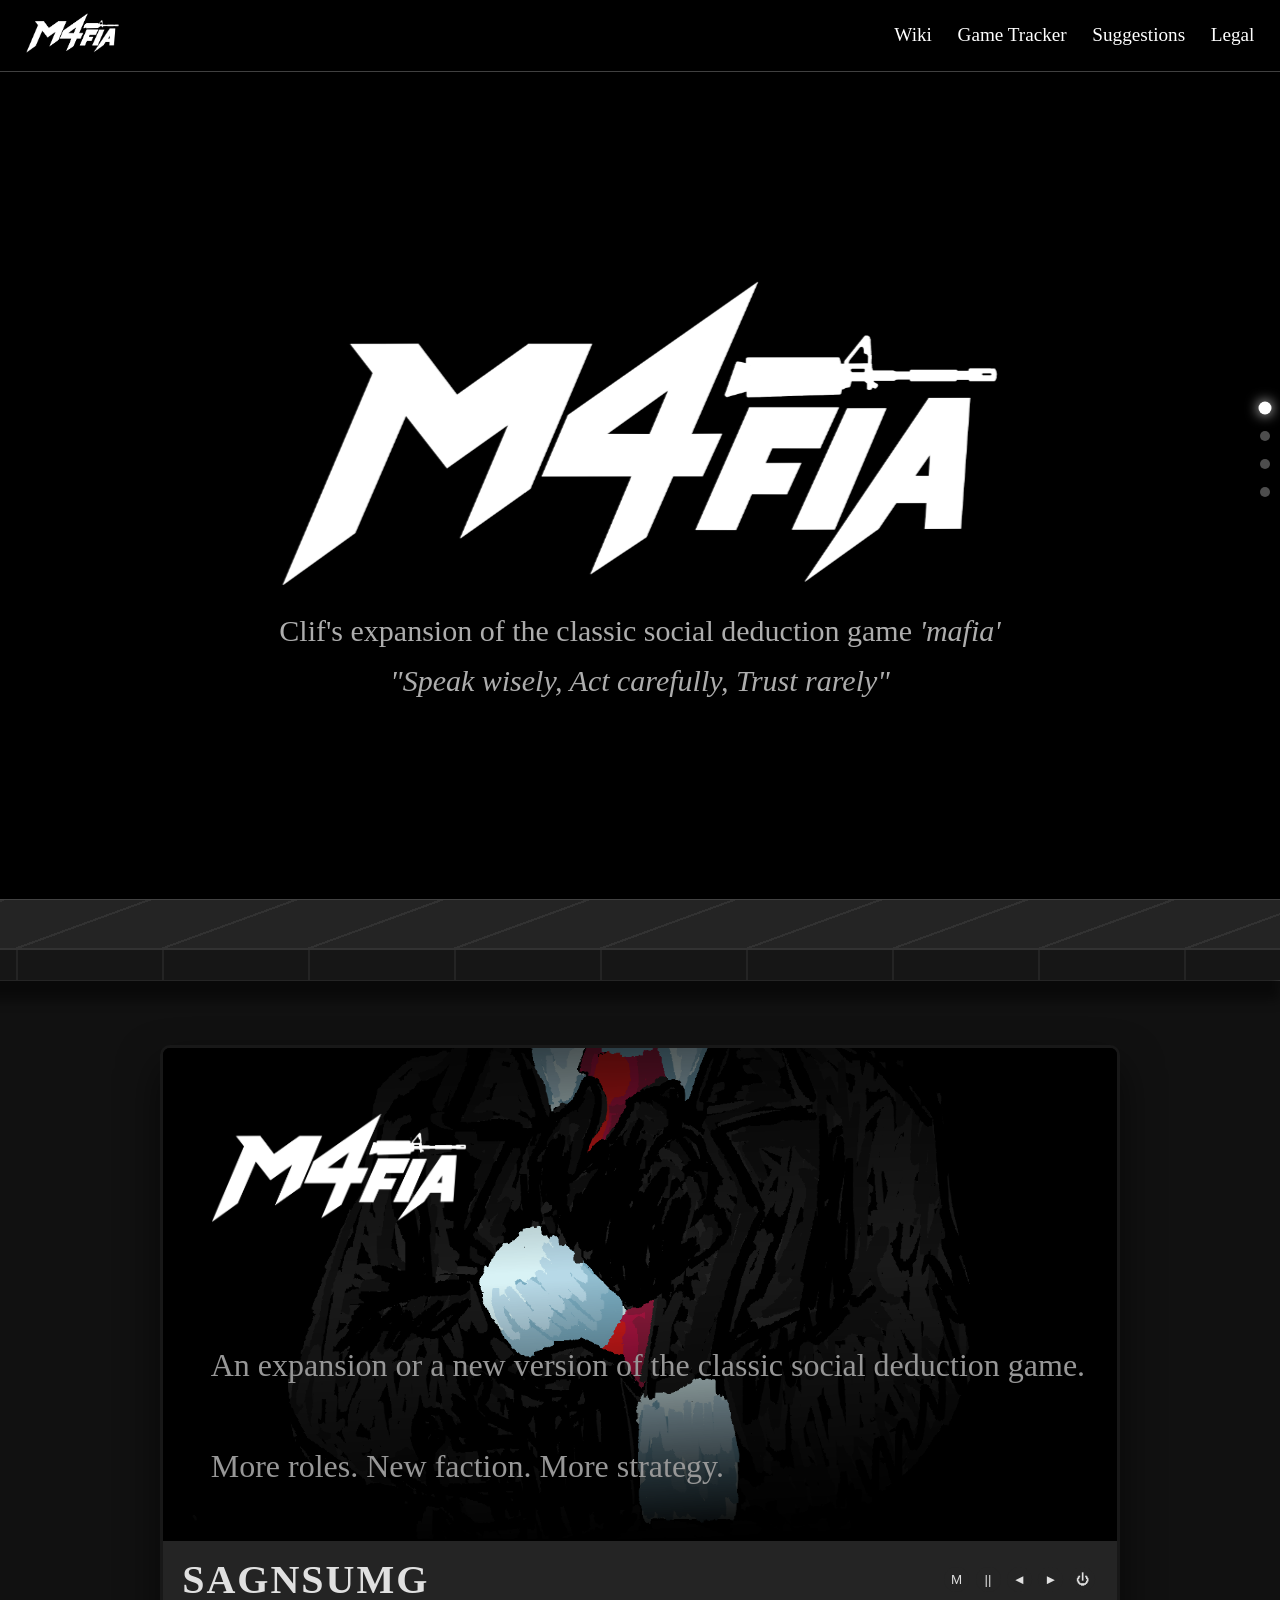
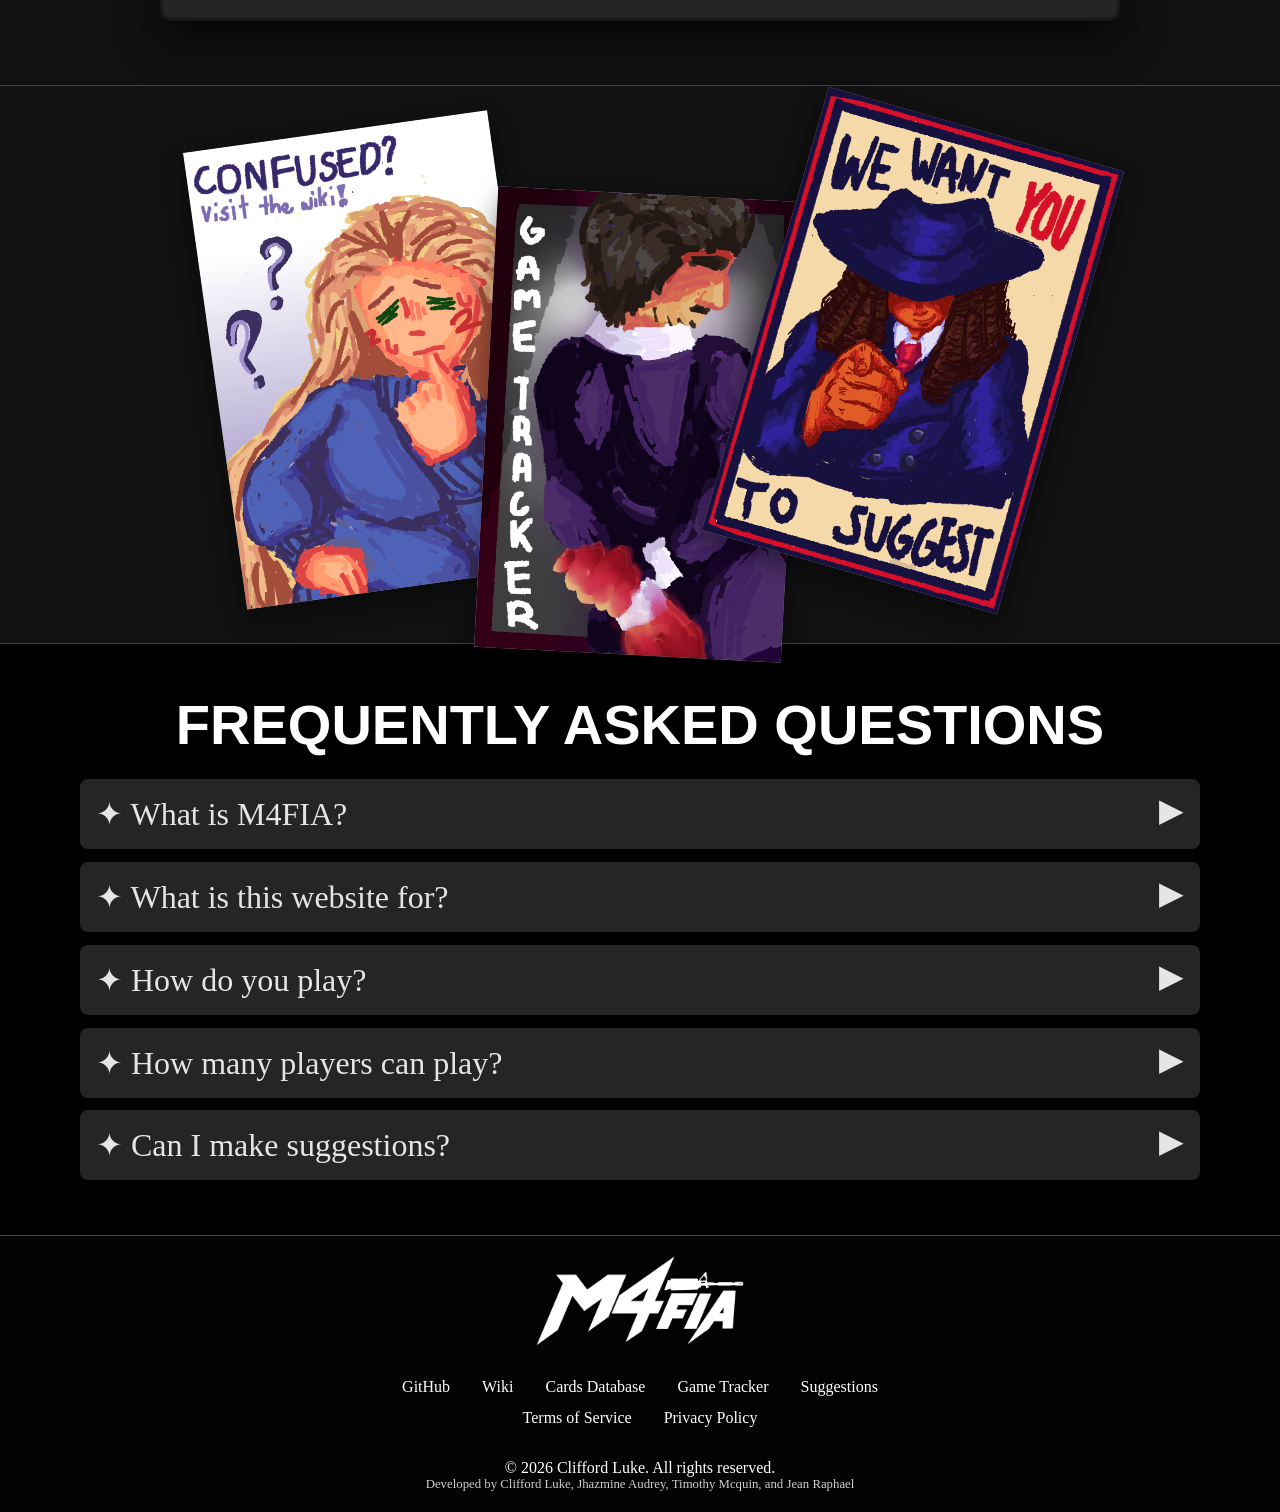
<file: index.html>
<!DOCTYPE html>
<html lang="en">
  <head>
    <!-- To be Updated/Changed-->
    <title> M4FIA Website </title>

    <!-- Meta Tags -->
    <meta charset="UTF-8"/>
    <meta name="description" content="The official website for M4FIA, which is an expansion and reinterpretation of the classic social deduction game Mafia, Werewolf, Village, and/or other similar games owned by Clifford Luke."/>
    <meta name="viewport" content="width=device-width, initial-scale=1.0"/>

    <!-- Open Graph Tags-->
    <meta property="og:title" content="M4FIA Website"/>
    <meta property="og:description" content="The official website for M4FIA, which is an expansion and reinterpretation of the classic social deduction game Mafia, Werewolf, Village, and/or other similar games, owned by Clifford Luke."/> <!-- Feel free to edit Page Description Here-->
    <meta property="og:url" content="https://cliffordluke.github.io/M4fia/index.html"/>
    <meta property="og:image" content="https://cdn.phototourl.com/free/2026-08-23-f3da175c-7536-45c8-b4f1-3a50679d1822.png"/>
    <meta property="og:image:width" content="1200" />
    <meta property="og:image:height" content="630" />
    <meta property="og:type" content="website"/>

    <link href="https://fonts.googleapis.com/icon?family=Material+Icons|Material+Icons+Outlined|Material+Icons+Round|Material+Icons+Sharp|Material+Icons+Two+Tone" rel="stylesheet"/>
    <link rel="stylesheet" href="./css/m4fia.css">
    <link rel="stylesheet" href="globals.css">
    <script src="js/m4fia.js" defer></script>
  </head>
  
  <body>
    <div class="intro-overlay">
      <p id="introText" class="intro-text">
      </p>
    </div>

    <nav class="toc">
      <a href="#landing">
        <span class="toc_dot"></span>
        <span class="toc_label">Landing</span>
      </a>

      <a href="#about">
        <span class="toc_dot"></span>
        <span class="toc_label">About</span>
      </a>

      <a href="#pages">
        <span class="toc_dot"></span>
        <span class="toc_label">Pages</span>
      </a>

      <a href="#faq">
        <span class="toc_dot"></span>
        <span class="toc_label">FAQ</span>
      </a>
    </nav>

    <header>
      <div id="MOB-NAV">
          <a id="HOME" href="index.html">
            <img src="images/M4fiaLogo.png" alt="M4FIA Logo">
          </a>
          <input type="checkbox" id="HAMBURGER"/>
          <label for="HAMBURGER"></label>
      </div>
      <nav>
        <ul id="MENU">
          <li class="item"><a href="pages/wiki.html">Wiki</a></li>
          <li class="item"><a href="pages/game-tracker.html">Game Tracker</a></li>
          <li class="item"><a href="pages/suggestions.html">Suggestions</a></li>
          <li class="item"><a href="pages/legal.html">Legal</a></li>
        </ul>
      </nav>
    </header>

    <main>
      <section id="landing" class="landing">
        <div class="landing-bg">
          <video autoplay loop>
            <source src="./videos/burning.mp4" type="video/mp4" preload="auto">
            Your browser does not support the video tag.
          </video>
        </div>

        <div class="landing-text">
          <div id="LANDING-LOGO-CONT">
            <h2><img id="LANDING-LOGO" class="logo" src="images/M4fiaLogo.png" alt="M4FIA Logo"></h2>
          </div>
          <p class="landing-p"><span class="subtitle-text">Clif's expansion of the classic social deduction game <span class="italics">'mafia'</span></span></p>
          <p class="landing-p"><span class="italics subtitle-text">"Speak wisely, Act carefully, Trust rarely"</span></p>
        </div>
      </section>

      <div class="wall-thingtop">
      </div>
      <div class="wall-thingside">
      </div>

      <section id="about" class="about">
        <div class="tv">
          <div class="screen">
            <div class="tv-effect turnOff">
            </div>

            <div class="about-slider">
              <div class="about-slider-part part1 active">
                <div id="ABOUT-SLIDER-TITLE">
                  <h2><img id="MAIN-TEXT" class="logo" src="images/M4fiaLogo.png" alt="M4FIA Logo"></h2>
                </div>
                <div id="ABOUT-SLIDER-INFO">
                  <p class="text2">An expansion or a new version of the classic social deduction game.</p>
                  <p class="text2"> More roles. New faction. More strategy. </p>
                </div>
              </div>

              <div class="about-slider-part part2">
                <div id="ABOUT-SLIDER-TITLE">
                  <p class="main-text">UNIQUE ROLES</p>
                </div>
                <div id="ABOUT-SLIDER-INFO">
                  <p class="text2">10 Remnants</p>
                  <p class="text2"> 5 Syndicate </p>
                  <p class="text2"> 2 Null </p>
                </div>
              </div>

              <div class="about-slider-part part3">
                <div id="ABOUT-SLIDER-TITLE">
                  <p class="main-text">THREE FACTIONS</p>
                </div>
                <div id="ABOUT-SLIDER-INFO">
                  <p class="text2">(This is not the French flag I swear!)</p>
                </div>
              </div>

              <div class="about-slider-part part4">
                <div id="ABOUT-SLIDER-TITLE">
                  <p class="main-text">THREE FACTIONS</p>
                </div>
                <div id="ABOUT-SLIDER-INFO">
                  <p class="text1">1. Remnants</p>
                  <p class="text2">Restore the Order</p>
                </div>
              </div>

              <div class="about-slider-part part5">
                <div id="ABOUT-SLIDER-TITLE">
                  <p class="main-text">THREE FACTIONS</p>
                </div>
                <div id="ABOUT-SLIDER-INFO">
                  <p class="text1">2. Null</p>
                  <p class="text2">No Allegiance</p>
                </div>
              </div>

              <div class="about-slider-part part6">
                <div id="ABOUT-SLIDER-TITLE">
                  <p class="main-text">THREE FACTIONS</p>
                </div>
                <div id="ABOUT-SLIDER-INFO">
                  <p class="text1">3. Syndicate</p>
                  <p class="text2">Build your own Order</p>
                </div>
              </div>


            </div>
          </div>

          <div class="tv-controls">
            <div class="tv-logo">
              SAGNSUMG
            </div>
            <div class="controls">
              <button id="btnMute">M</button>
              <button id="btnPause">||</button>
              <button id="btnLeft">◄</button>
              <button id="btnRight">►</button>
              <button id="btnPower">⏻</button>              
            </div>
          </div>
        </div>
      </section>

      <section id="pages" class="pages">
        <a href="pages/wiki.html" class="poster post1">
          <div class="poster-contents">
            <img src="images/Posters/Wiki.png" alt="Wiki Page Poster">
          </div>
        </a>

        <a href="pages/game-tracker.html" class="poster post2">
          <div class="poster-contents">
              <img src="images/Posters/GameTracker.png" alt="Game Tracker Page Poster">
          </div>
        </a>

        <a href="pages/suggestions.html" class="poster post3">
          <div class="poster-contents">
              <img src="images/Posters/Suggestions.png" alt="Suggestions Page Poster">
          </div>
        </a>
      </section>

      <section id="faq" class="faq">
        <h2 id="FAQ-H2"> FREQUENTLY ASKED QUESTIONS </h2>

        <details class="details">
          <summary> ✦ What is M4FIA?</summary>
          <p>
            M4FIA is an expansion and a reinterpretation of the classic social deduction game Mafia, Werewolf, Village, and/or similar social deduction games.
           <br> <br>
           M4FIA builds on the gameplay of these while introducing new roles, mechanics, and a third faction for even more fun.
          </p>
        </details>
        <details class="details">
          <summary> ✦ What is this website for?</summary>
          <p>
            This website contains all the relevant information and resources for M4FIA. 
            <br> <br>
            You can view the lore, rules, and roles through the Wiki, submit ideas and suggestions through the Suggestions page, and use the Game Tracker to help hosts manage games and help players keep track of important information during a game.
          </p>
        </details>
        <details class="details">
          <summary> ✦ How do you play?</summary>
          <p>
            M4FIA is a social deduction game where players are secretly assigned roles and factions. During the day, players discuss information and vote who they think is the 'enemy'. During the night, players use their abilities in secret. Players must work towards their faction's objective or individual win condition while dealing with opposing players.
            <br> <br>
            M4FIA builds on the familiar gameplay of Mafia, Werewold, Village, and/or similar games while adding its own roles, mechanics, and faction.
          </p>
        </details>
        <details class="details">
          <summary> ✦ How many players can play?</summary>
          <p>
            M4FIA can be played with 4+ players, but the recommended player count is 6 or more, excluding the Host.
           <br> <br>
           The Host is responsible for running and managing the game through its phases and events. The Game Tracker can be used to make managing the game a lighter task
          </p>
        </details>
        <details class="details">
          <summary> ✦ Can I make suggestions?</summary>
          <p>
            Yes!
            <br> <br>
            You can visit the Suggestions page to submit ideas for M4FIA or the website. Suggestions can include new roles, mechanics, features, improvements, or other ideas you think would make the game or website better. These can be submitted anonymously if you prefer! The suggestions page can also be used to report bugs.
            <br> <br>
            Our forms submission backend is run by <em><a href="https://formsubmit.co/">FormsSubmit.co</a></em>. This means that any suggestions that are "spammy" or bot-made will automatically be cleansed, and they won't be sent to us.
          </p>
        </details>
      </section>

      <!--
      <audio autoplay loop preload="auto" id="musicBG">
      </audio>
      -->
    </main>

    <footer id="footer">
      <img id="FOOTER-LOGO" class="logo" src="images/M4fiaLogo.png" alt="M4FIA Logo">
      <ul id="FOOTER-PAGES-CONT">
        <li><a target="_blank" href="https://github.com/CliffordLuke/M4fia">GitHub</a></li>
        <li><a target="_blank" href="pages/wiki.html">Wiki</a></li>
        <li><a target="_blank" href="pages/wiki-carddb.html">Cards Database</a></li>
        <li><a target="_blank" href="pages/game-tracker.html">Game Tracker</a></li>
        <li><a target="_blank" href="pages/suggestions.html">Suggestions</a></li>
      </ul>
      <ul id="FOOTER-LEGAL-PAGES-CONT">
        <li><a target="_blank" href="pages/legal.html#TOS">Terms of Service</a></li>
        <li><a target="_blank" href="pages/legal.html#PRIVPOS">Privacy Policy</a></li>
      </ul>
      <p class="footer-credits">© 2026 Clifford Luke. All rights reserved.</p>
      <p class="footer-credits">Developed by Clifford Luke, Jhazmine Audrey, Timothy Mcquin, and Jean Raphael</p>
    </footer>
  </body>
</html>
</file>
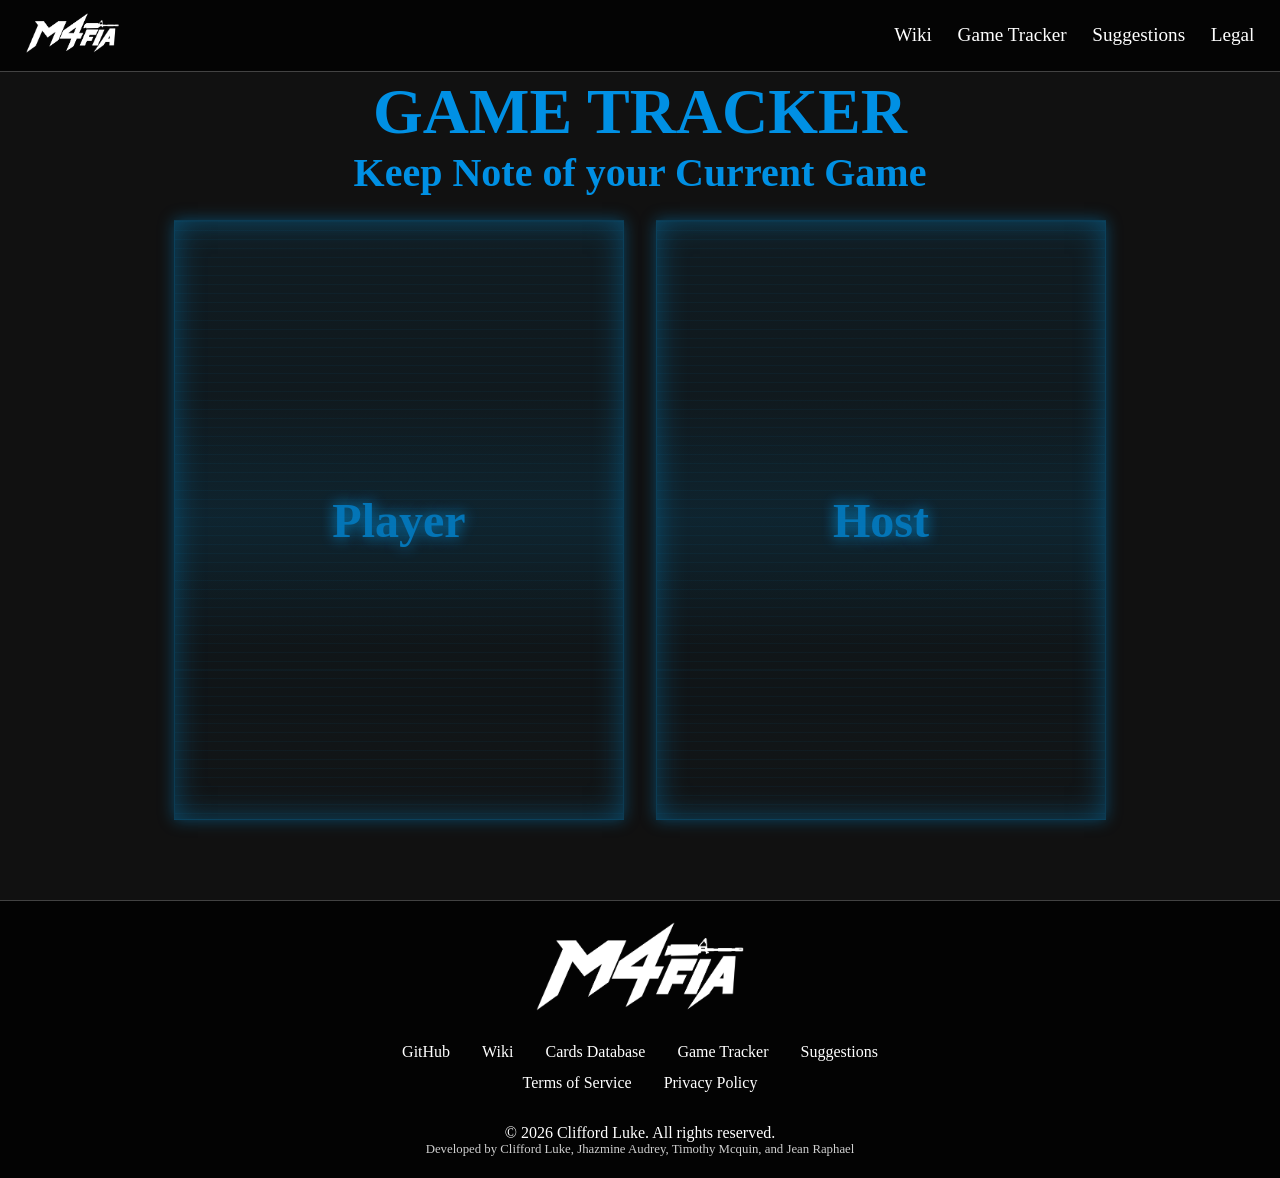
<file: pages/game-tracker.html>
<!DOCTYPE html>
<html lang="eng">
  <head>
    <title> M4FIA Game Trackers </title>

    <!-- Meta Tags -->
    <meta charset="UTF-8"/>
    <meta name="" content=""/>
    <meta name="description" content="The official game tracker page for M4FIA, which is an expansion and reinterpretation of the classic social deduction game Mafia, Werewolf, Village, and/or other similar games owned by Clifford Luke."/>
    <meta name="viewport" content="width=device-width, initial-scale=1.0"/>

    <!-- Open Graph Tags-->
    <meta property="og:title" content="M4FIA Game Tracker"/>
    <meta property="og:description" content="The official game tracker page for M4FIA, containing tools links to both host-sided and player-sided trackers, owned by Clifford Luke."/>
    <meta property="og:url" content="https://cliffordluke.github.io/M4fia/index.html"/>
    <meta property="og:image" content="https://cdn.phototourl.com/free/2026-08-23-f3da175c-7536-45c8-b4f1-3a50679d1822.png"/>
    <meta property="og:image:width" content="1200" />
    <meta property="og:image:height" content="630" />
    <meta property="og:type" content="website"/>

    <link href="https://fonts.googleapis.com/icon?family=Material+Icons|Material+Icons+Outlined|Material+Icons+Round|Material+Icons+Sharp|Material+Icons+Two+Tone" rel="stylesheet"/>
    <link rel="stylesheet" href="../css/GT.css">
    <link rel="stylesheet" href="../globals.css"/>
    <script src="../js/GT.js" defer></script>
  </head>

  <body>
    <header>
      <div id="MOB-NAV">
          <a id="HOME" href="../index.html">
            <img src="../images/M4fiaLogo.png" alt="M4FIA Logo">
          </a>
          <input type="checkbox" id="HAMBURGER"/>
          <label for="HAMBURGER"></label>
      </div>
      <nav>
        <ul id="MENU">
          <li class="item"><a href="wiki.html">Wiki</a></li>
          <li class="item"><a href="game-tracker.html">Game Tracker</a></li>
          <li class="item"><a href="suggestions.html">Suggestions</a></li>
          <li class="item"><a href="legal.html">Legal</a></li>
        </ul>
      </nav>
    </header>

    <main>
      <section id="GTmain">
        <h2 class="GTspan1"> GAME TRACKER </h2>
        <p class="GTspan2">Keep Note of your Current Game</p>

        <div id="options">
          <a href="../pages/GTplayer.html" class="hologram PlayerHolo">
            <div class="holo-div1">
              <p class="holo-title"> Player </p>
            </div>
          </a>

          <a href="../pages/GThost.html" class="hologram HostHolo">
            <div class="holo-div2">
              <p class="holo-title"> Host </p> 
            </div>
          </a>
        </div>
      </section>
    </main>
    <footer id="footer">
      <img id="FOOTER-LOGO" class="logo" src="../images/M4fiaLogo.png" alt="M4FIA Logo">
      <ul id="FOOTER-PAGES-CONT">
        <li><a target="_blank" href="https://github.com/CliffordLuke/M4fia">GitHub</a></li>
        <li><a target="_blank" href="wiki.html">Wiki</a></li>
        <li><a target="_blank" href="wiki-carddb.html">Cards Database</a></li>
        <li><a target="_blank" href="">Game Tracker</a></li>
        <li><a target="_blank" href="suggestions.html">Suggestions</a></li>
      </ul>
      <ul id="FOOTER-LEGAL-PAGES-CONT">
        <li><a target="_blank" href="legal.html#TOS">Terms of Service</a></li>
        <li><a target="_blank" href="legal.html#PRIVPOL">Privacy Policy</a></li>
      </ul>
      <p class="footer-credits">© 2026 Clifford Luke. All rights reserved.</p>
      <p class="footer-credits">Developed by Clifford Luke, Jhazmine Audrey, Timothy Mcquin, and Jean Raphael</p>
    </footer>
  </body>
</html>
</file>
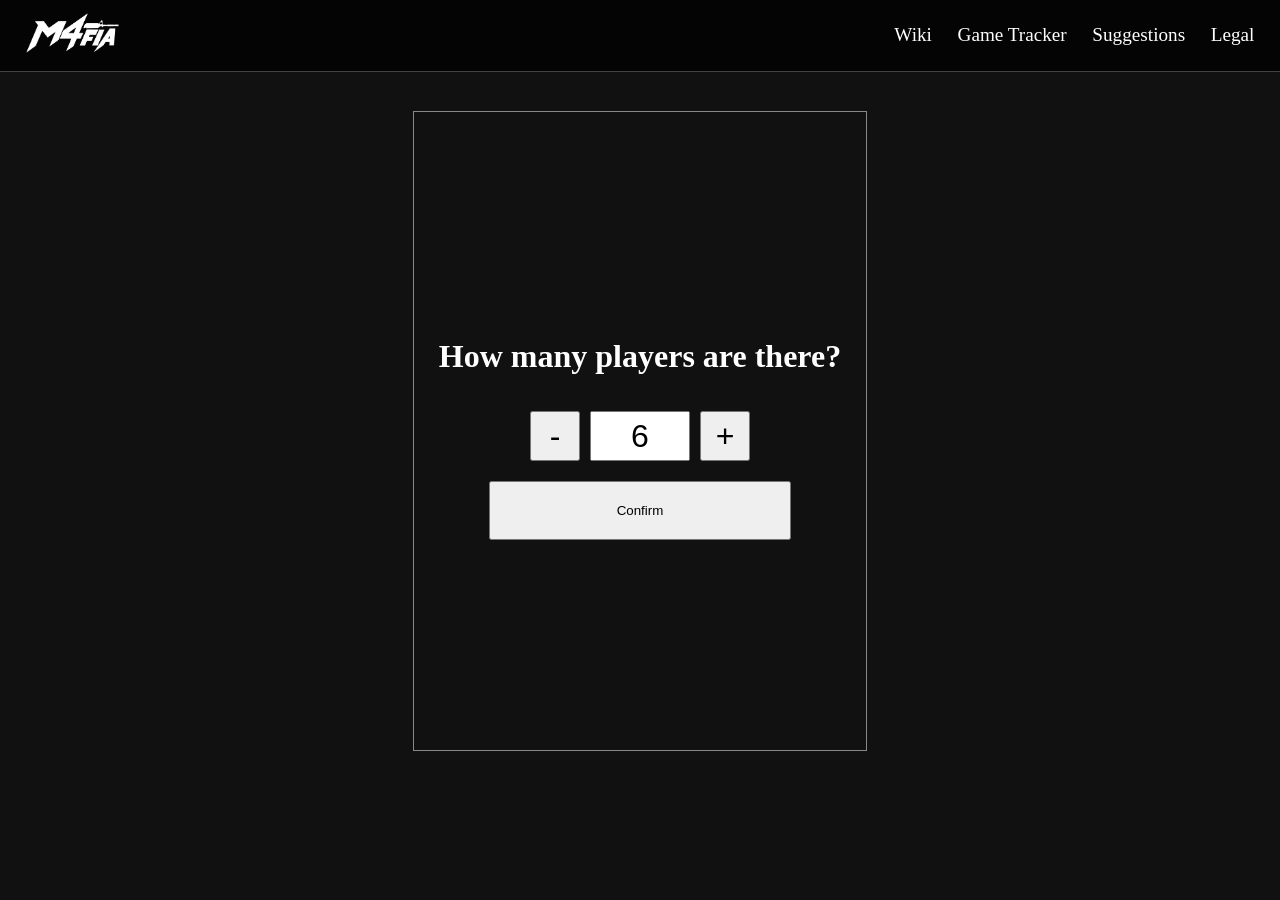
<file: pages/GTplayer.html>
<!DOCTYPE html>
<html lang="eng">
  <head>
    <title> M4FIA Tracker - Player </title>

    <!-- Meta Tags -->
    <meta charset="UTF-8"/>
    <meta name="description" content="The official player-side game tracker for M4FIA, which is an expansion and reinterpretation of the classic social deduction game Mafia, Werewolf, Village, and/or other similar games owned by Clifford Luke."/>
    <meta name="viewport" content="width=device-width, initial-scale=1.0"/>

    <!-- Open Graph Tags-->
    <meta property="og:title" content="M4FIA Game Tracker - Player"/>
    <meta property="og:description" content="The official player-side game tracker for M4FIA, containing tools to help players take notes and keep track of their current game session, owned by Clifford Luke."/>
    <meta property="og:url" content="https://cliffordluke.github.io/M4fia/index.html"/>
    <meta property="og:image" content="https://cdn.phototourl.com/free/2026-08-23-f3da175c-7536-45c8-b4f1-3a50679d1822.png"/>
    <meta property="og:image:width" content="1200" />
    <meta property="og:image:height" content="630" />
    <meta property="og:type" content="website"/>

    <link href="https://fonts.googleapis.com/icon?family=Material+Icons|Material+Icons+Outlined|Material+Icons+Round|Material+Icons+Sharp|Material+Icons+Two+Tone" rel="stylesheet"/>
    <link rel="stylesheet" href="../css/GTP.css">
    <link rel="stylesheet" href="../globals.css"/>
    <script src="../js/GTP.js" defer></script>
  </head>

  <body>
    <header>
      <div id="MOB-NAV">
          <a id="HOME" href="../index.html">
            <img src="../images/M4fiaLogo.png" alt="M4FIA Logo">
          </a>
          <input type="checkbox" id="HAMBURGER"/>
          <label for="HAMBURGER"></label>
      </div>
      <nav>
        <ul id="MENU">
          <li class="item"><a href="wiki.html">Wiki</a></li>
          <li class="item"><a href="game-tracker.html">Game Tracker</a></li>
          <li class="item"><a href="suggestions.html">Suggestions</a></li>
          <li class="item"><a href="legal.html">Legal</a></li>
        </ul>
      </nav>
    </header>

    <main>
      
      <div class="title-div">
          <p class="GTspan1">GAME TRACKER</p>
          <p class="GTspan2">Keep Note of your Current Game</p>
      </div>
      
      <section id="PlayerInput">
        <div id="PlayerInputBox">
          <p><span class="PlayInputText">How many players are there?</span></p>

          <div id="PlayNumControl">
            <button id="PlayMinus">-</button>
            <input type="number" id="PlayNumInput" min="4" max="20" value="6">
            <button id="PlayPlus">+</button>
          </div>

          <button id="PlayNumConfirm">Confirm</button>
        </div>
      </section>

      <section id="GameInfo">
        <div id="MePlayerCard">
          <input id="MePlayerName" value="Me">
          <button id="MePlayerStatus">ALIVE</button>

          <div id="MeRoleSelection">
            <img id="MeRoleIcon" src="../images/RoleIcons/Unknown.png">
            <select id="MePlayerRole"></select>
          </div>
        </div>

        <div id="TimeTracker">
          <div id="GameTimeTitle">
            <p>CURRENT PHASE</p>
          </div>

          <div id="GameTime" class="day-icon">
            <p id="GameTimeP">DAY 1</p>
          </div>

          <div id="TimeControl">
            <button id="TimePrev"><span>Prev</span></button>
            <button id="TimeNext"><span>Next</span></button>
          </div>
        </div>
      </section>

      <section id="PlayerList">
      </section>
    </main>
  </body>
</html>
</file>
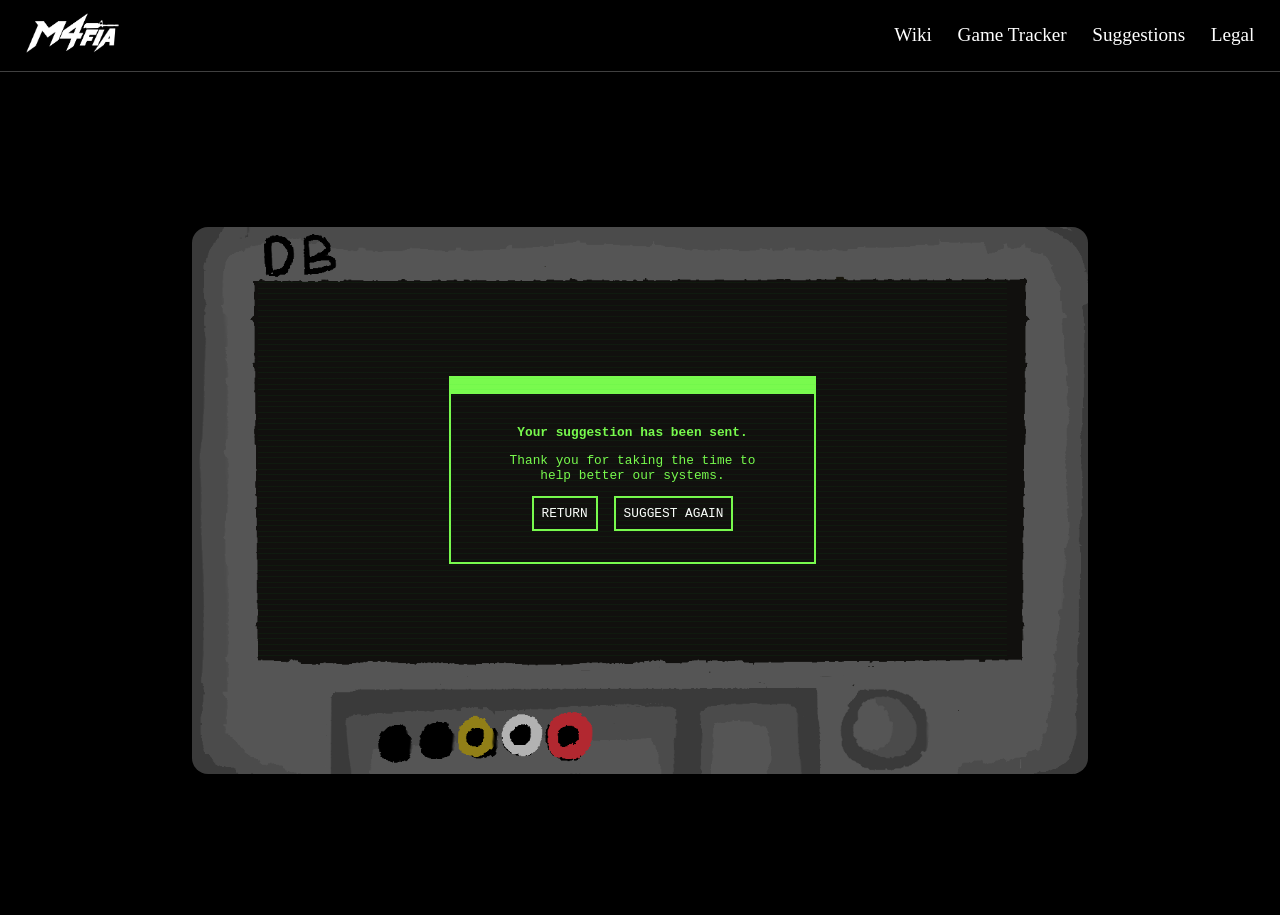
<file: pages/suggestions-completed.html>
<!DOCTYPE html>
<html lang="eng">
    <head>
    <title> M4FIA Suggestions Confirmation</title>

    <!-- Meta Tags -->
    <meta charset="UTF-8"/>
    <meta name="viewport" content="width=device-width, initial-scale=1.0"/>

    <!-- Open Graph Tags-->
    <meta property="og:title" content="M4FIA Suggestions Confirmation"/>
    <meta property="og:url" content="https://cliffordluke.github.io/M4fia/index.html"/>
    <meta property="og:image" content="https://cdn.phototourl.com/free/2026-08-23-f3da175c-7536-45c8-b4f1-3a50679d1822.png"/>
    <meta property="og:image:width" content="1200" />
    <meta property="og:image:height" content="630" />
    <meta property="og:type" content="website"/>

    <!-- External Links -->
    <link href="https://fonts.googleapis.com/icon?family=Material+Icons|Material+Icons+Outlined|Material+Icons+Round|Material+Icons+Sharp|Material+Icons+Two+Tone" rel="stylesheet"/>
    <link rel="stylesheet" href="../css/suggestions-completed.css"/>
    <link rel="stylesheet" href="../globals.css"/>
  </head>

  <body>
    <header>
      <div id="MOB-NAV">
          <a id="HOME" href="../index.html">
            <img src="../images/M4fiaLogo.png" alt="M4FIA Logo">
          </a>
          <input type="checkbox" id="HAMBURGER"/>
          <label for="HAMBURGER"></label>
      </div>
      <nav>
        <ul id="MENU">
          <li class="item"><a href="wiki.html">Wiki</a></li>
          <li class="item"><a href="game-tracker.html">Game Tracker</a></li>
          <li class="item"><a href="suggestions.html">Suggestions</a></li>
          <li class="item"><a href="legal.html">Legal</a></li>
        </ul>
      </nav>
    </header>
    <main>
      <section id="landing">
          <div class="comp">
            <img id="crt" src="../images/crt.png">
            <div id="clicont" class="form">
              <div id="hologram" class="hologram">
              </div>

              <div id="CLI-WINDOW">
                <div id="CLIWINDOW-TOP"></div>
                <div id="CLIWINDOW-IN">
                    <p><b>Your suggestion has been sent.</b></p>
                    <p>Thank you for taking the time to help better our systems.</p>

                    <div id="CLIWINDOW-CONT">
                        <a href="../index.html">RETURN</a>
                        <a href="suggestions.html">SUGGEST AGAIN</a>
                    </div>
                </div>
              </div>
            </div>
          </div>
      </section>
    </main>
  </body>
</html>
</file>
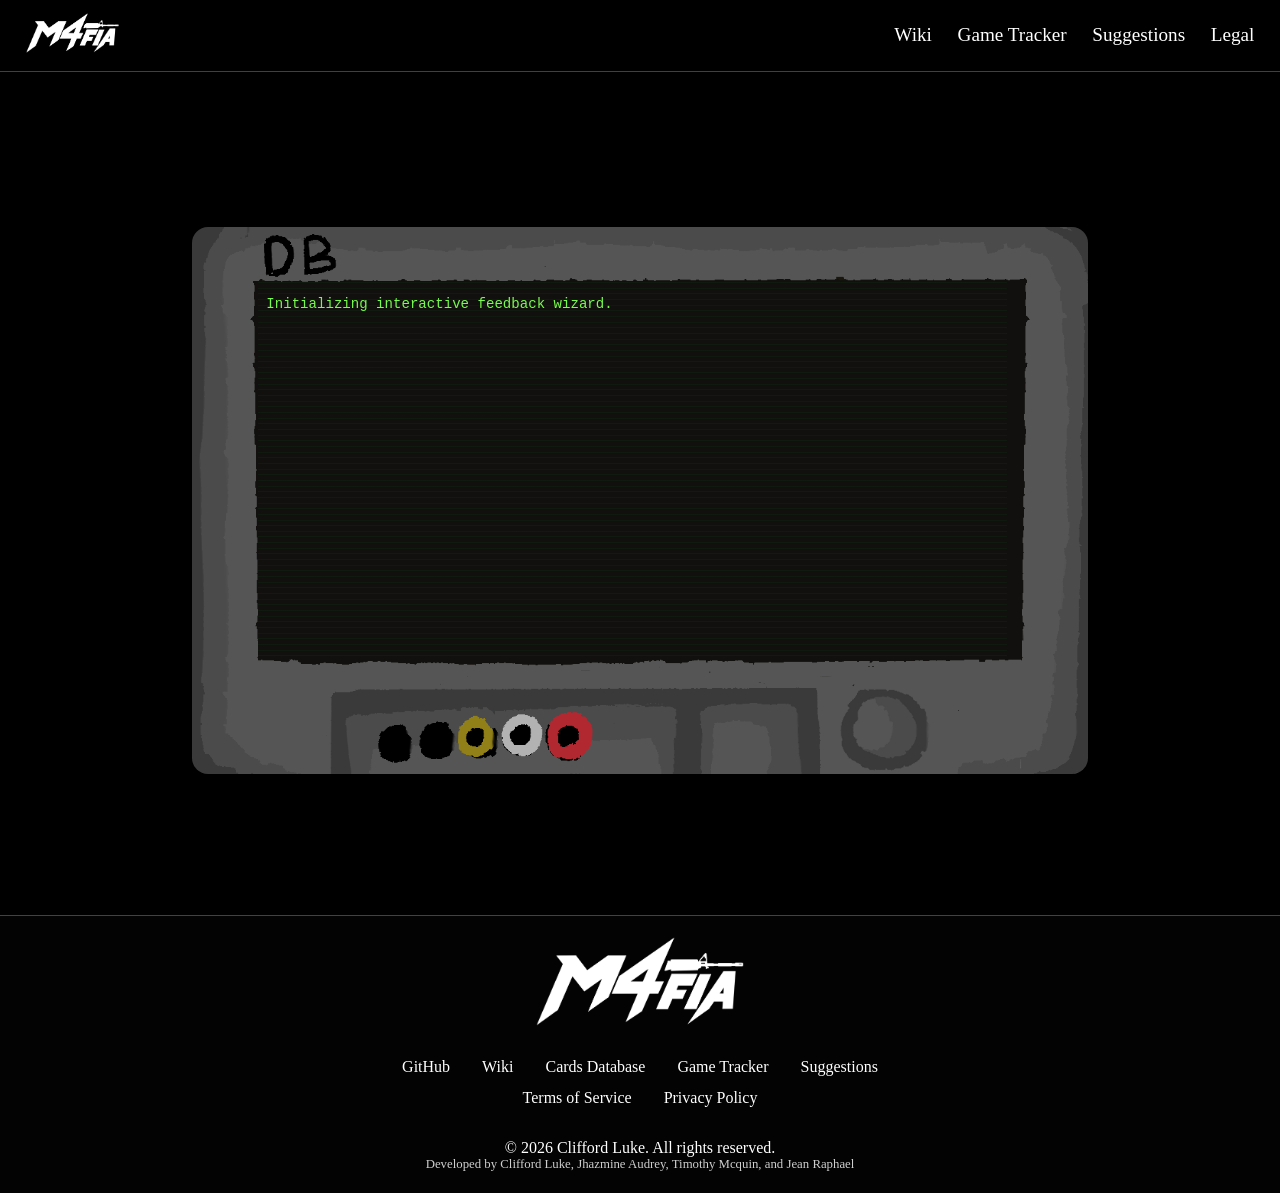
<file: pages/suggestions.html>
<!DOCTYPE html>
<html lang="eng">
    <head>
    <title> M4FIA Suggestions </title>

    <!-- Meta Tags -->
    <meta charset="UTF-8"/>
    <meta name="description" content="The official suggestions page for M4FIA, which is an expansion and reinterpretation of the classic social deduction game Mafia, Werewolf, Village, and/or other similar games owned by Clifford Luke."/>
    <meta name="viewport" content="width=device-width, initial-scale=1.0"/>

    <!-- Open Graph Tags-->
    <meta property="og:title" content="M4FIA Suggestions"/>
    <meta property="og:description" content="The official suggestions page for M4FIA, where bug reports, general suggestions, and other miscellaneous matters can be sent to the M4FIA managers, owned by Clifford Luke."/>
    <meta property="og:url" content="https://cliffordluke.github.io/M4fia/index.html"/>
    <meta property="og:image" content="https://cdn.phototourl.com/free/2026-08-23-f3da175c-7536-45c8-b4f1-3a50679d1822.png"/>
    <meta property="og:image:width" content="1200" />
    <meta property="og:image:height" content="630" />
    <meta property="og:type" content="website"/>

    <!-- External Links -->
    <link href="https://fonts.googleapis.com/icon?family=Material+Icons|Material+Icons+Outlined|Material+Icons+Round|Material+Icons+Sharp|Material+Icons+Two+Tone" rel="stylesheet"/>
    <link rel="stylesheet" href="../css/suggestions.css"/>
    <link rel="stylesheet" href="../globals.css"/>
    <script src="../js/suggestions.js" defer></script>
  </head>

  <body>
    <header>
      <div id="MOB-NAV">
          <a id="HOME" href="../index.html">
            <img src="../images/M4fiaLogo.png" alt="M4FIA Logo">
          </a>
          <input type="checkbox" id="HAMBURGER"/>
          <label for="HAMBURGER"></label>
      </div>
      <nav>
        <ul id="MENU">
          <li class="item"><a href="wiki.html">Wiki</a></li>
          <li class="item"><a href="game-tracker.html">Game Tracker</a></li>
          <li class="item"><a href="suggestions.html">Suggestions</a></li>
          <li class="item"><a href="legal.html">Legal</a></li>
        </ul>
      </nav>
    </header>

    <main>
      <section id="landing">
          <div class="comp">
            <img id="crt" src="../images/crt.png">
            <div id="clicont" class="form">
              <div id="hologram" class="hologram">
                <h2 class="green" id="TVTITLE"> suggestionOS </h2>
              </div>
              <p id="int" class="hide green form-text">Initializing interactive feedback wizard</p> <br>
              <p id="intcom" class="hide green form-text" >Initialization Complete!</p> <br>
              <form id="FORM-ITEMS" action="https://formsubmit.co/22ec7a770cbf486133b7e00cbc756817" method="POST">
                <input type="hidden" name="_next" value="https://cliffordluke.github.io/M4fia/pages/suggestions-completed.html">
                <input type="hidden" name="_template" value="table">
              </form>
            </div>
          </div>
      </section>
     </main>
     <footer id="footer">
      <img id="FOOTER-LOGO" class="logo" src="../images/M4fiaLogo.png" alt="M4FIA Logo">
      <ul id="FOOTER-PAGES-CONT">
        <li><a target="_blank" href="https://github.com/CliffordLuke/M4fia">GitHub</a></li>
        <li><a target="_blank" href="wiki.html">Wiki</a></li>
        <li><a target="_blank" href="wiki-carddb.html">Cards Database</a></li>
        <li><a target="_blank" href="game-tracker.html">Game Tracker</a></li>
        <li><a target="_blank" href="">Suggestions</a></li>
      </ul>
      <ul id="FOOTER-LEGAL-PAGES-CONT">
        <li><a target="_blank" href="legal.html#TOS">Terms of Service</a></li>
        <li><a target="_blank" href="legal.html#PRIVPOL">Privacy Policy</a></li>
      </ul>
      <p class="footer-credits">© 2026 Clifford Luke. All rights reserved.</p>
      <p class="footer-credits">Developed by Clifford Luke, Jhazmine Audrey, Timothy Mcquin, and Jean Raphael</p>
    </footer>

  <template id="cli-temp">
      <div id="sug-cat" class="input-div" >
        <label for="category" class="green form-text">C:\M4FIA\Suggestions\Type> [1: Feature, 2: Bug, 3: Other]:</label>
        <input type="text" id="category" class="cli-input green form-text" autofocus name="Category"/> <br>
      </div>

      <div id="sug-text" class="input-div">
        <label id="sug-bug" class="green form-text" for="suggestion">C:\M4FIA\Suggestions\</label>
        <textarea id="suggestion" class="cli-input green form-text" role="textbox" name="Suggestion"></textarea> <br>
      </div>

      <div id="sug-ema" class="input-div">
        <label for="ema" class="green form-text">C:\M4FIA\Suggestions\Email> (This is Optional):</label>
        <input type="email" id="ema" class="cli-input green form-text" name="Email"></input> <br>
      </div> 

      <div id="sug-conf" class="input-div">
        <label for="conf" class="green form-text">C:\M4FIA\Suggestions\Confirmation> Submit your suggestion? [y/n]:</label>
        <input type="text" class="cli-input green form-text" id="conf" name="Confirmation"/> <br>
      </div>

      <p id="err" class="red form-text"></p>
  </template>

  </body>
</html>
</file>
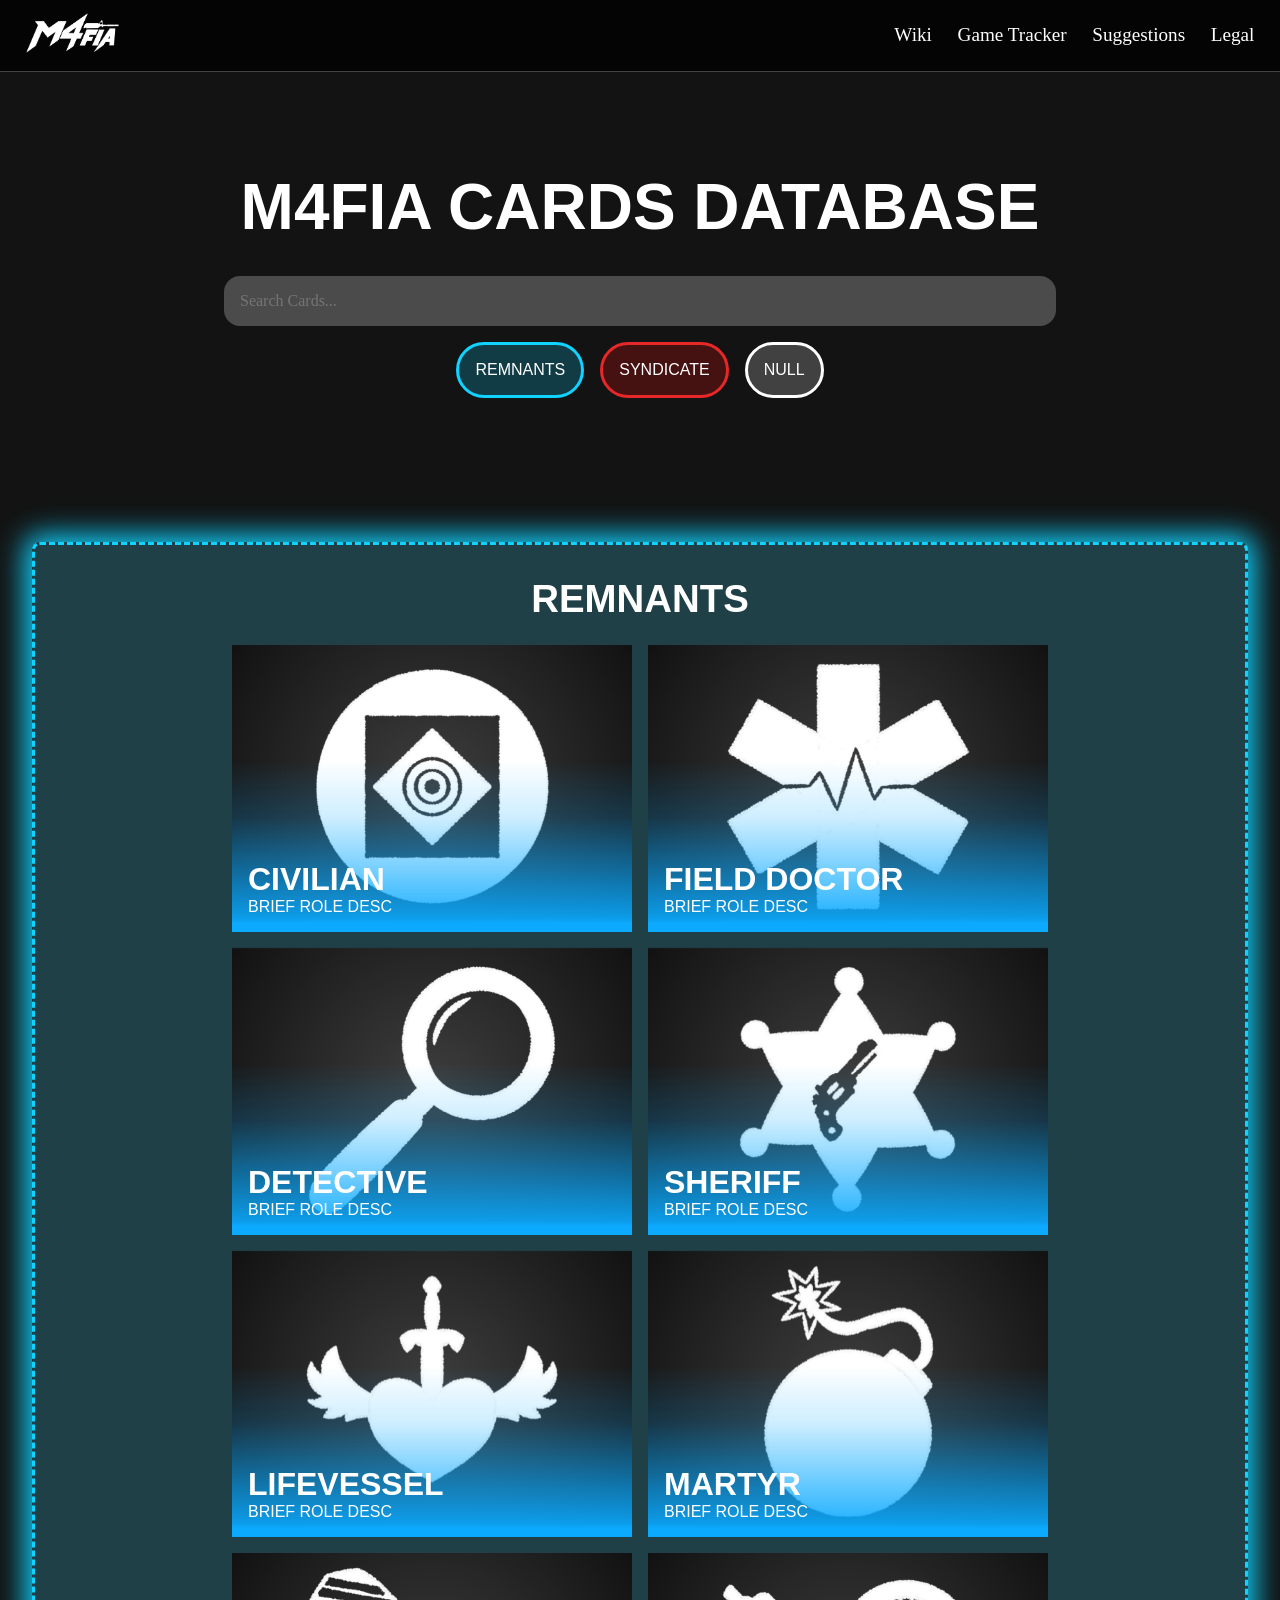
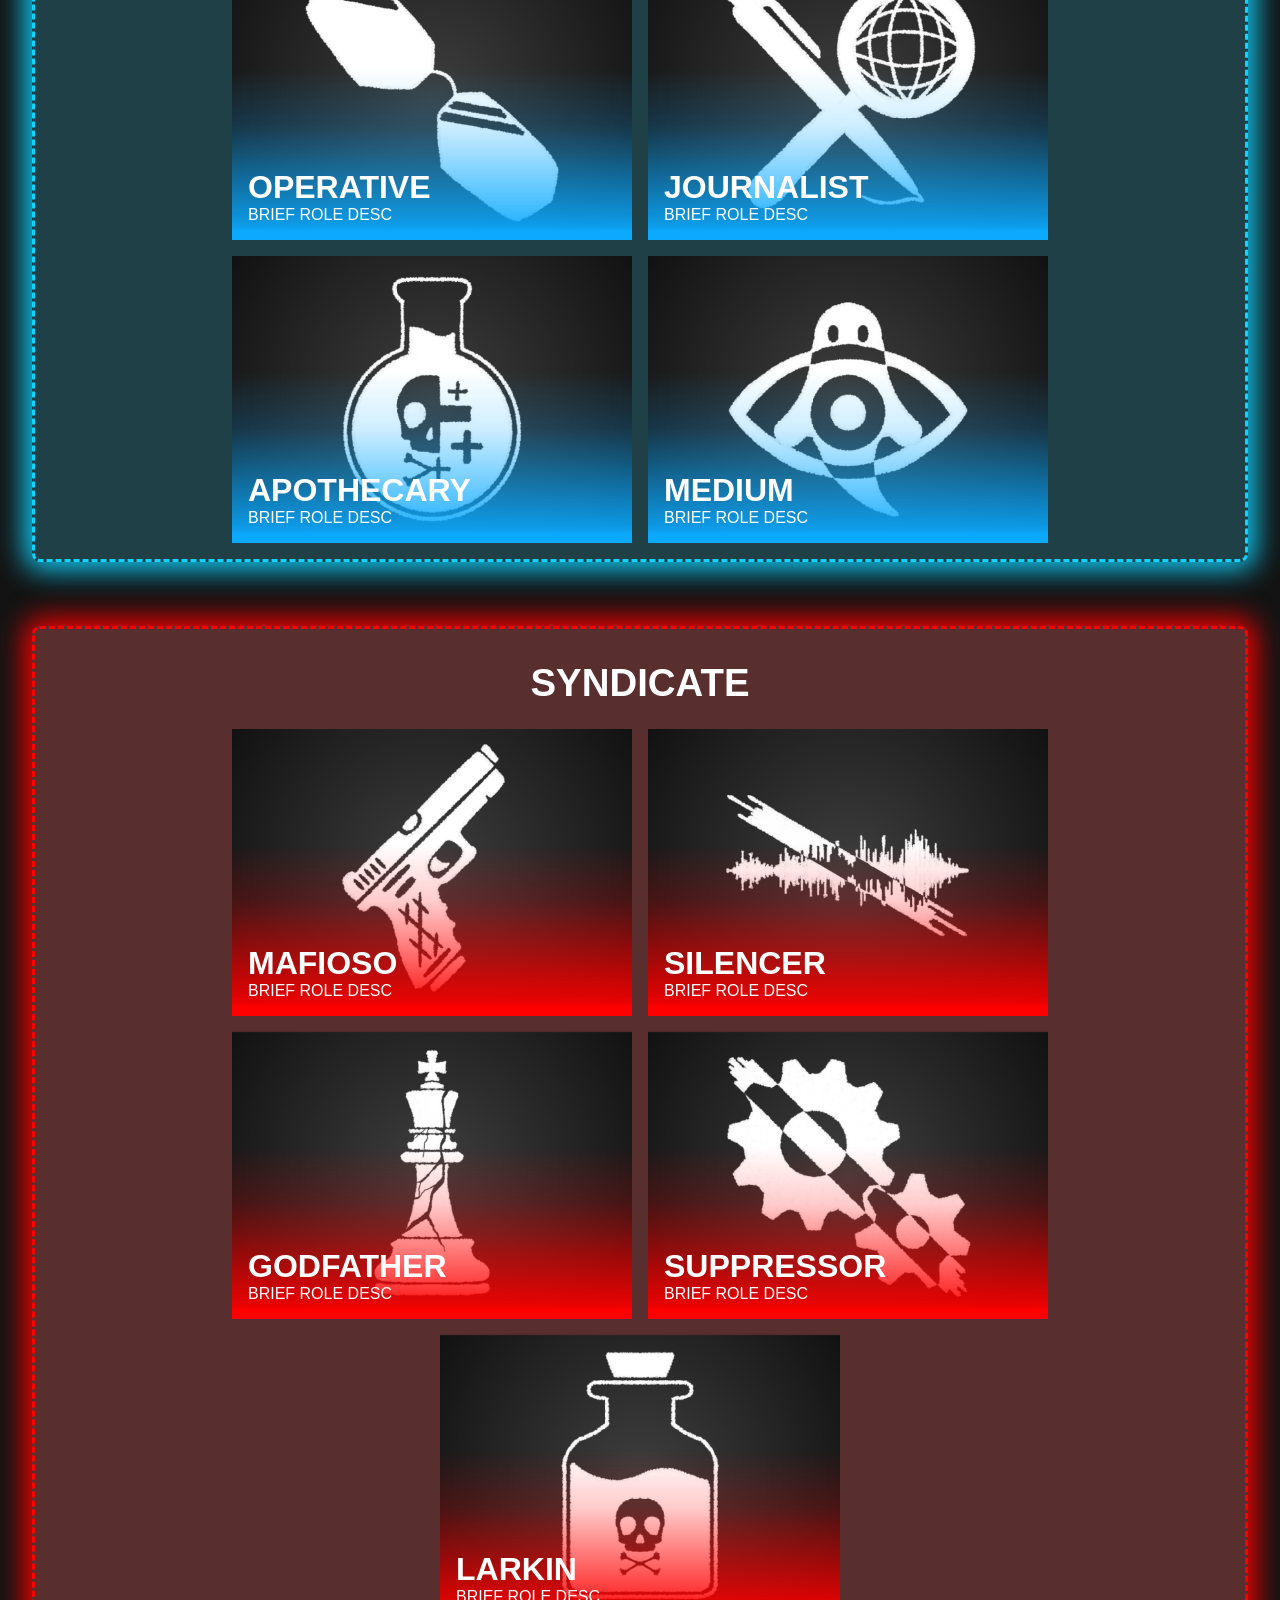
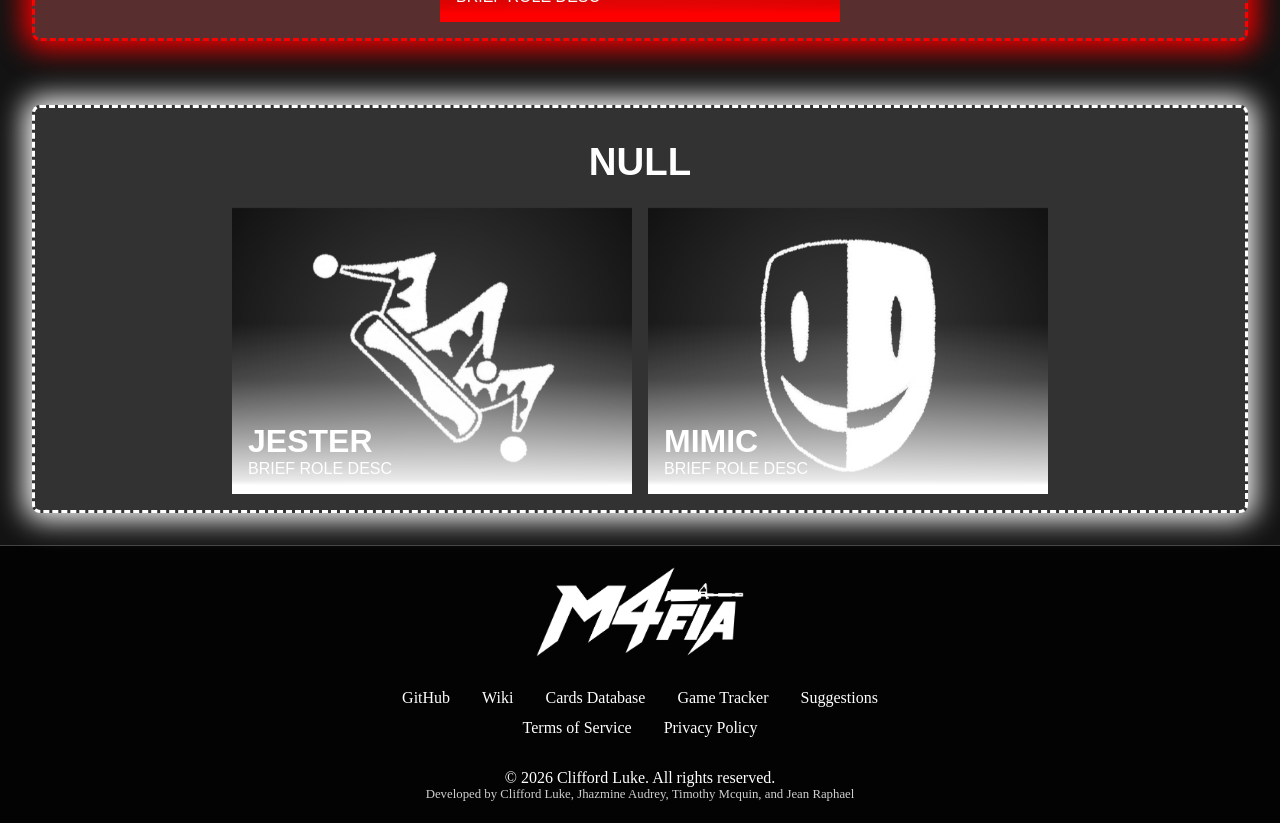
<file: pages/wiki-carddb.html>
<!DOCTYPE html>
<html lang="eng">
  <head>
    <title> M4FIA Wiki - Cards </title>

    <!-- Meta Tags -->
    <meta charset="UTF-8"/>
    <meta name="description" content="The official card database for M4FIA, which is an expansion and reinterpretation of the classic social deduction game Mafia, Werewolf, Village, and/or other similar games owned by Clifford Luke."/>
    <meta name="viewport" content="width=device-width, initial-scale=1.0"/>

    <!-- Open Graph Tags-->
    <meta property="og:title" content="M4FIA Cards Database"/>
    <meta property="og:description" content="The official card database for M4FIA, containing every single role card for the game, owned by Clifford Luke."/> <!-- Feel free to edit Page Description Here-->
    <meta property="og:url" content="https://cliffordluke.github.io/M4fia/index.html"/>
    <meta property="og:image" content="https://cdn.phototourl.com/free/2026-08-23-f3da175c-7536-45c8-b4f1-3a50679d1822.png"/>
    <meta property="og:image:width" content="1200" />
    <meta property="og:image:height" content="630" />
    <meta property="og:type" content="website"/>

    <link href="https://fonts.googleapis.com/icon?family=Material+Icons|Material+Icons+Outlined|Material+Icons+Round|Material+Icons+Sharp|Material+Icons+Two+Tone" rel="stylesheet"/>
    <link rel="stylesheet" href="../css/wiki-carddb.css">
    <link rel="stylesheet" href="../globals.css"/>
    <script src="../js/wiki-carddb.js" defer></script>

  </head>
  <body>
    <div id="ZOOMED-IN-CONTAINER">
        <div id="ZOOM-IMG-CONT">
            <button id="ZOOM-CONT-CLOSE"></button>
        </div>
    </div>

    <header>
      <div id="MOB-NAV">
          <a id="HOME" href="../index.html">
            <img src="../images/M4fiaLogo.png" alt="M4FIA Logo">
          </a>
          <input type="checkbox" id="HAMBURGER"/>
          <label for="HAMBURGER"></label>
      </div>
      <nav>
        <ul id="MENU">
          <li class="item"><a href="wiki.html">Wiki</a></li>
          <li class="item"><a href="game-tracker.html">Game Tracker</a></li>
          <li class="item"><a href="suggestions.html">Suggestions</a></li>
          <li class="item"><a href="legal.html">Legal</a></li>
        </ul>
      </nav>
    </header>

    <main>
        <section id="LANDING-SECTION">
            <h2 id="LANDING-TITLE">M4FIA CARDS DATABASE</h2>

            <search id="SEARCH">
                <input
                    type="search"
                    id="SEARCH-BAR"
                    placeholder="Search Cards..."
                    class="search-input"
                />

                <ul id="FILTERS-CONT">
                    <li>
                        <input type="checkbox" id="REMNANTS-FILTER-CHECKBOX">
                        <label for="REMNANTS-FILTER-CHECKBOX" class="filter-label" id="REMCB-LABEL"> REMNANTS </label>
                    </li>
                    <li>
                        <input type="checkbox" id="SYNDICATE-FILTER-CHECKBOX">
                        <label for="SYNDICATE-FILTER-CHECKBOX" class="filter-label" id="SYNCB-LABEL"> SYNDICATE </label>
                    </li>
                    <li>
                        <input type="checkbox" id="NULL-FILTER-CHECKBOX">
                        <label for="NULL-FILTER-CHECKBOX" class="filter-label" id="NULLCB-LABEL"> NULL </label>
                    </li>
                </ul>
            </search>
        </section>

        <section id="SEARCH-RESULTS-SECTION">
            <p id="NO-MATCHING-SEARCH"> No cards match your search. </p>
            <div class="card-cont" id="SEARCH-RESULTS-CARD-CONT">

            </div>
        </section>
        <section id="REMNANTS-SECTION" class="faction-section">
            <h3> REMNANTS </h3>
            <div class="card-cont">
              <article class="card">
                <div class="card-contents">
                  <div class="rolefront">
                    <img src="../images/Cards/CivilianIconCard.png" alt="A M4FIA Card" class="role-card">
                    <div class="card-overlay">
                      <h4> CIVILIAN </h4>
                      <p> BRIEF ROLE DESC </p>
                    </div>
                  </div>
                  <div class="roleback">
                    <img src="../images/Cards/CivilianID.png" alt="A M4FIA Card" class="role-card">
                  </div>
                </div>
              </article>
              <article class="card">
                <div class="card-contents">
                  <div class="rolefront">
                    <img src="../images/Cards/FieldDoctorIconCard.png" alt="A M4FIA Card" class="role-card">
                    <div class="card-overlay">
                      <h4> FIELD DOCTOR </h4>
                      <p> BRIEF ROLE DESC </p>
                    </div>
                  </div>
                  <div class="roleback">
                    <img src="../images/Cards/FieldDoctorID.png" alt="A M4FIA Card" class="role-card">
                  </div>
                </div>
              </article>
              <article class="card">
                <div class="card-contents">
                  <div class="rolefront">
                    <img src="../images/Cards/DetectiveIconCard.png" alt="A M4FIA Card" class="role-card">
                    <div class="card-overlay">
                      <h4> DETECTIVE </h4>
                      <p> BRIEF ROLE DESC </p>
                    </div>
                  </div>
                  <div class="roleback">
                    <img src="../images/Cards/DetectiveID.png" alt="A M4FIA Card" class="role-card">
                  </div>
                </div>
              </article>
              <article class="card">
                <div class="card-contents">
                  <div class="rolefront">
                    <img src="../images/Cards/SheriffIconCard.png" alt="A M4FIA Card" class="role-card">
                    <div class="card-overlay">
                      <h4> SHERIFF </h4>
                      <p> BRIEF ROLE DESC </p>
                    </div>
                  </div>
                  <div class="roleback">
                    <img src="../images/Cards/SheriffID.png" alt="A M4FIA Card" class="role-card">
                  </div>
                </div>
              </article>
              <article class="card">
                <div class="card-contents">
                  <div class="rolefront">
                    <img src="../images/Cards/LifevesselIconCard.png" alt="A M4FIA Card" class="role-card">
                    <div class="card-overlay">
                      <h4> LIFEVESSEL </h4>
                      <p> BRIEF ROLE DESC </p>
                    </div>
                  </div>
                  <div class="roleback">
                    <img src="../images/Cards/LifevesselID.png" alt="A M4FIA Card" class="role-card">
                  </div>
                </div>
              </article>
              <article class="card">
                <div class="card-contents">
                  <div class="rolefront">
                    <img src="../images/Cards/MartyrIconCard.png" alt="A M4FIA Card" class="role-card">
                    <div class="card-overlay">
                      <h4> MARTYR </h4>
                      <p> BRIEF ROLE DESC </p>
                    </div>
                  </div>
                  <div class="roleback">
                    <img src="../images/Cards/MartyrID.png" alt="A M4FIA Card" class="role-card">
                  </div>
                </div>
              </article>
              <article class="card">
                <div class="card-contents">
                  <div class="rolefront">
                    <img src="../images/Cards/OperativeIconCard.png" alt="A M4FIA Card" class="role-card">
                    <div class="card-overlay">
                      <h4> OPERATIVE </h4>
                      <p> BRIEF ROLE DESC </p>
                    </div>
                  </div>
                  <div class="roleback">
                    <img src="../images/Cards/OperativeID.png" alt="A M4FIA Card" class="role-card">
                  </div>
                </div>
              </article>
              <article class="card">
                <div class="card-contents">
                  <div class="rolefront">
                    <img src="../images/Cards/JournalistIconCard.png" alt="A M4FIA Card" class="role-card">
                    <div class="card-overlay">
                      <h4> JOURNALIST </h4>
                      <p> BRIEF ROLE DESC </p>
                    </div>
                  </div>
                  <div class="roleback">
                    <img src="../images/Cards/JournalistID.png" alt="A M4FIA Card" class="role-card">
                  </div>
                </div>
              </article>
              <article class="card">
                <div class="card-contents">
                  <div class="rolefront">
                    <img src="../images/Cards/ApothecaryIconCard.png" alt="A M4FIA Card" class="role-card">
                    <div class="card-overlay">
                      <h4> APOTHECARY </h4>
                      <p> BRIEF ROLE DESC </p>
                    </div>
                  </div>
                  <div class="roleback">
                    <img src="../images/Cards/ApothecaryID.png" alt="A M4FIA Card" class="role-card">
                  </div>
                </div>
              </article>
              <article class="card">
                <div class="card-contents">
                  <div class="rolefront">
                    <img src="../images/Cards/MediumIconCard.png" alt="A M4FIA Card" class="role-card">
                    <div class="card-overlay">
                      <h4> MEDIUM </h4>
                      <p> BRIEF ROLE DESC </p>
                    </div>
                  </div>
                  <div class="roleback">
                    <img src="../images/Cards/MediumID.png" alt="A M4FIA Card" class="role-card">
                  </div>
                </div>
              </article>
            </div>
        </section>
        <section id="SYNDICATE-SECTION" class="faction-section">
            <h3> SYNDICATE </h3>
            <div class="card-cont">
              <article class="card">
                <div class="card-contents">
                  <div class="rolefront">
                    <img src="../images/Cards/MafiosoIconCard.png" alt="A M4FIA Card" class="role-card">
                    <div class="card-overlay">
                      <h4> MAFIOSO </h4>
                      <p> BRIEF ROLE DESC </p>
                    </div>
                  </div>
                  <div class="roleback">
                    <img src="../images/Cards/MafiosoID.png" alt="A M4FIA Card" class="role-card">
                  </div>
                </div>
              </article>
              <article class="card">
                <div class="card-contents">
                  <div class="rolefront">
                    <img src="../images/Cards/SilencerIconCard.png" alt="A M4FIA Card" class="role-card">
                    <div class="card-overlay">
                      <h4> SILENCER </h4>
                      <p> BRIEF ROLE DESC </p>
                    </div>
                  </div>
                  <div class="roleback">
                    <img src="../images/Cards/SilencerID.png" alt="A M4FIA Card" class="role-card">
                  </div>
                </div>
              </article>
              <article class="card">
                <div class="card-contents">
                  <div class="rolefront">
                    <img src="../images/Cards/GodfatherIconCard.png" alt="A M4FIA Card" class="role-card">
                    <div class="card-overlay">
                      <h4> GODFATHER </h4>
                      <p> BRIEF ROLE DESC </p>
                    </div>
                  </div>
                  <div class="roleback">
                    <img src="../images/Cards/GodfatherID.png" alt="A M4FIA Card" class="role-card">
                  </div>
                </div>
              </article>
              <article class="card">
                <div class="card-contents">
                  <div class="rolefront">
                    <img src="../images/Cards/SuppressorIconCard.png" alt="A M4FIA Card" class="role-card">
                    <div class="card-overlay">
                      <h4> SUPPRESSOR </h4>
                      <p> BRIEF ROLE DESC </p>
                    </div>
                  </div>
                  <div class="roleback">
                    <img src="../images/Cards/SurppressorID.png" alt="A M4FIA Card" class="role-card">
                  </div>
                </div>
              </article>
              <article class="card">
                <div class="card-contents">
                  <div class="rolefront">
                    <img src="../images/Cards/LarkinIconCard.png" alt="A M4FIA Card" class="role-card">
                    <div class="card-overlay">
                      <h4> LARKIN </h4>
                      <p> BRIEF ROLE DESC </p>
                    </div>
                  </div>
                  <div class="roleback">
                    <img src="../images/Cards/LarkinID.png" alt="A M4FIA Card" class="role-card">
                  </div>
                </div>
              </article>
            </div>
        </section>
        <section id="NULL-SECTION" class="faction-section">
            <h3> NULL </h3>

            <div class="card-cont">
              <article class="card">
                <div class="card-contents">
                  <div class="rolefront">
                    <img src="../images/Cards/JesterIconCard.png" alt="A M4FIA Card" class="role-card">
                    <div class="card-overlay">
                      <h4> JESTER </h4>
                      <p> BRIEF ROLE DESC </p>
                    </div>
                  </div>
                  <div class="roleback">
                    <img src="../images/Cards/JesterID.png" alt="A M4FIA Card" class="role-card">
                  </div>
                </div>
              </article>
              <article class="card">
                <div class="card-contents">
                  <div class="rolefront">
                    <img src="../images/Cards/MimicIconCard.png" alt="A M4FIA Card" class="role-card">
                    <div class="card-overlay">
                      <h4> MIMIC </h4>
                      <p> BRIEF ROLE DESC </p>
                    </div>
                  </div>
                  <div class="roleback">
                    <img src="../images/Cards/MimicID.png" alt="A M4FIA Card" class="role-card">
                  </div>
                </div>
              </article>
            </div>
        </section>
    </main>
    <footer id="footer">
      <img id="FOOTER-LOGO" class="logo" src="../images/M4fiaLogo.png" alt="M4FIA Logo">
      <ul id="FOOTER-PAGES-CONT">
        <li><a target="_blank" href="https://github.com/CliffordLuke/M4fia">GitHub</a></li>
        <li><a target="_blank" href="wiki.html">Wiki</a></li>
        <li><a target="_blank" href="">Cards Database</a></li>
        <li><a target="_blank" href="game-tracker.html">Game Tracker</a></li>
        <li><a target="_blank" href="suggestions.html">Suggestions</a></li>
      </ul>
      <ul id="FOOTER-LEGAL-PAGES-CONT">
        <li><a target="_blank" href="legal.html#TOS">Terms of Service</a></li>
        <li><a target="_blank" href="legal.html#PRIVPOL">Privacy Policy</a></li>
      </ul>
      <p class="footer-credits">© 2026 Clifford Luke. All rights reserved.</p>
      <p class="footer-credits">Developed by Clifford Luke, Jhazmine Audrey, Timothy Mcquin, and Jean Raphael</p>
    </footer>
  </body>
</html>
</file>
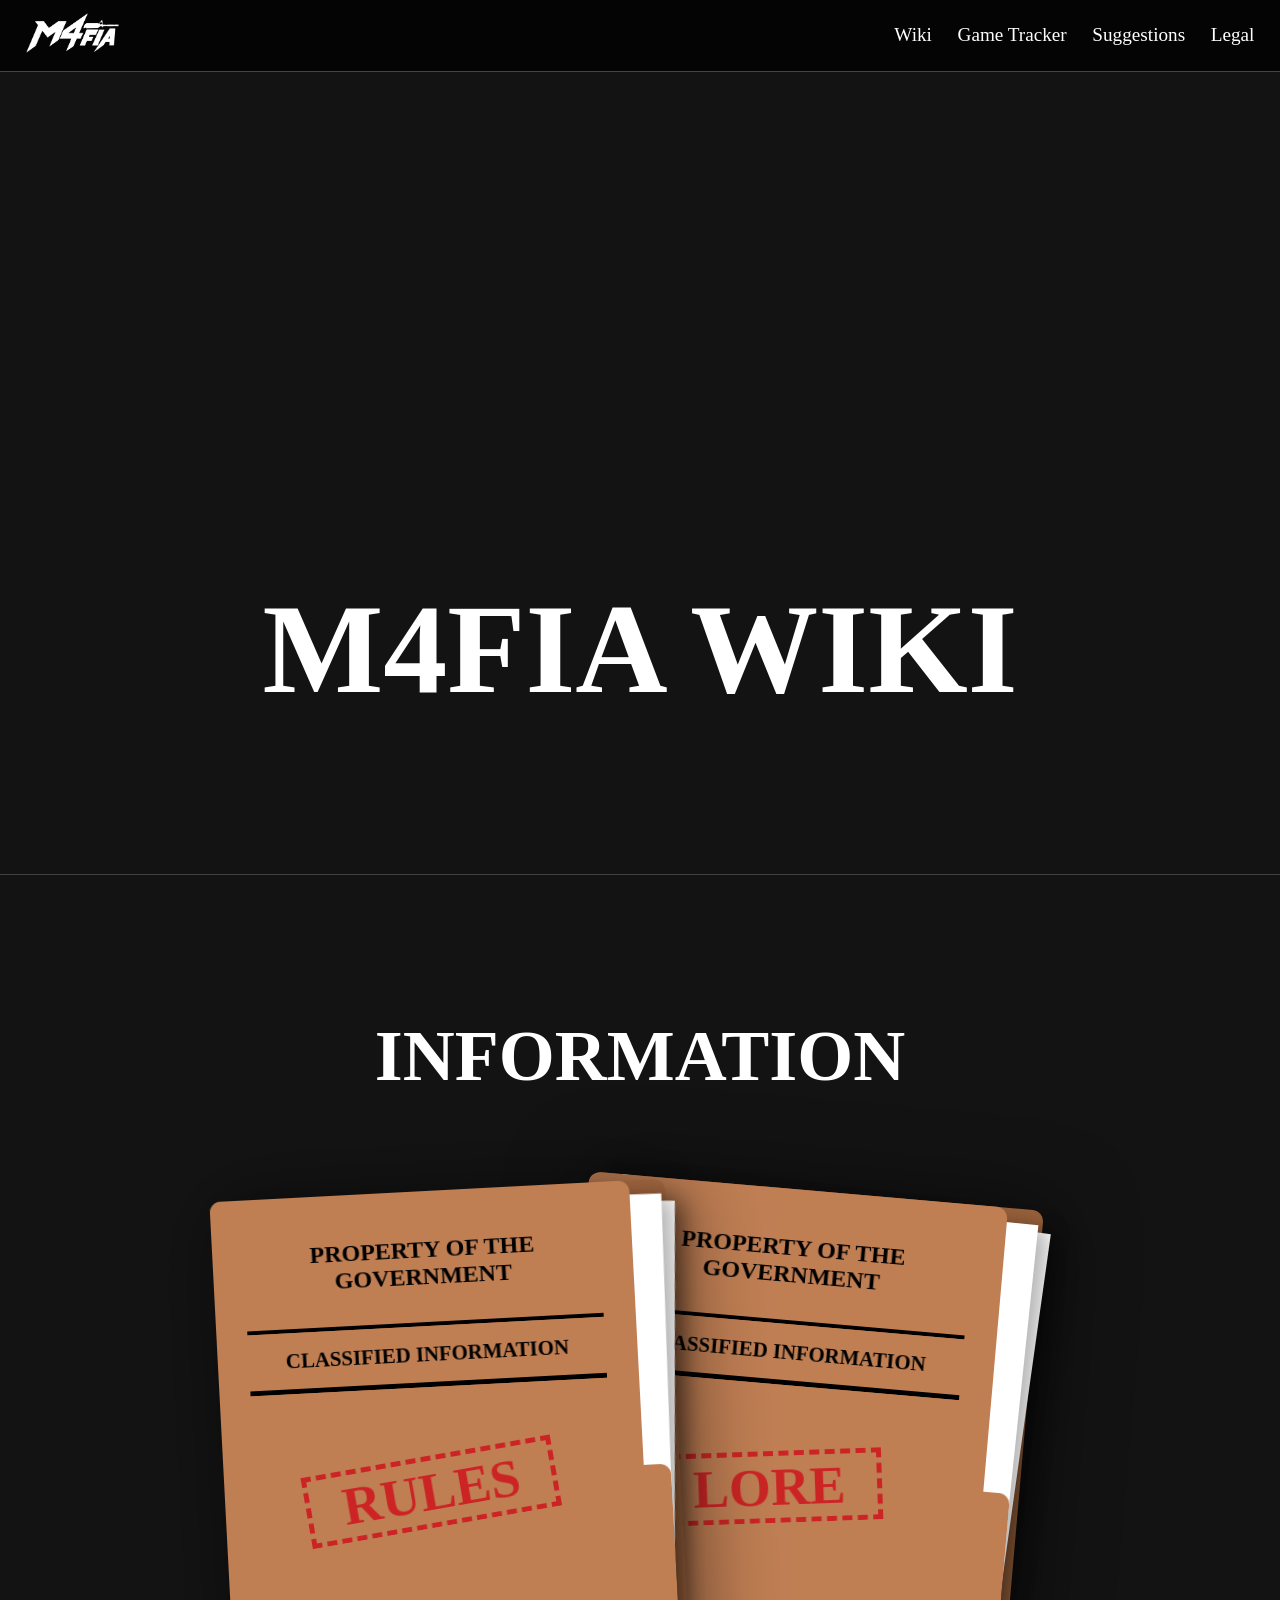
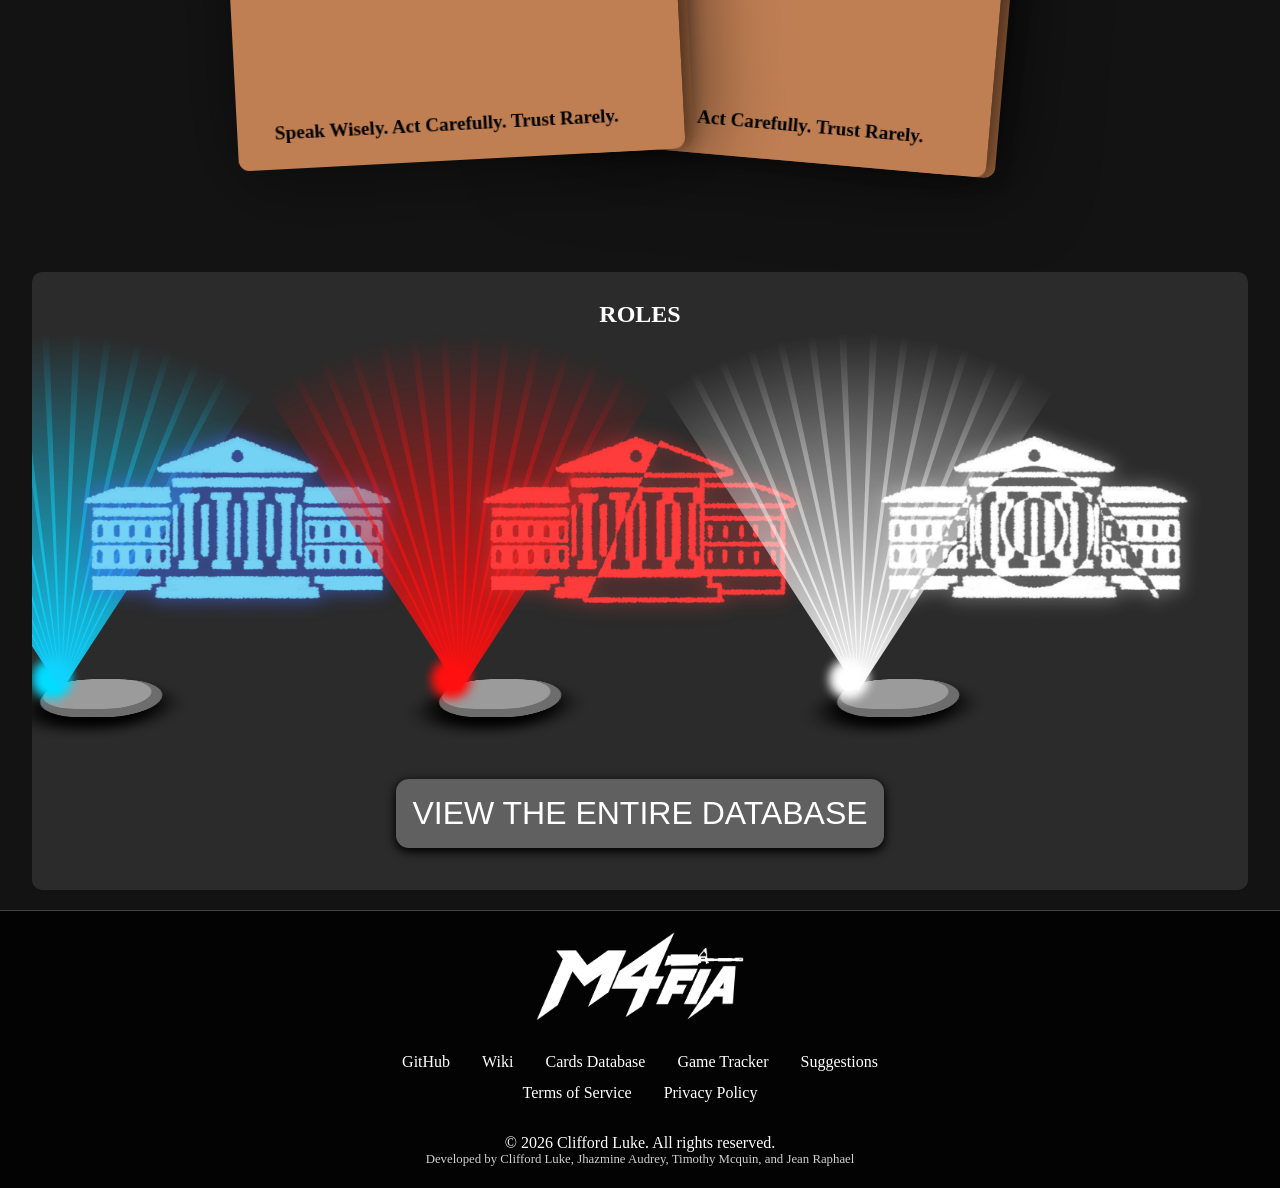
<file: pages/wiki.html>
<!DOCTYPE html>
<html lang="eng">
  <head>
    <title> M4FIA Wiki </title>

    <!-- Meta Tags -->
    <meta charset="UTF-8"/>
    <meta name="description" content="The official wiki for M4FIA, which is an expansion and reinterpretation of the classic social deduction game Mafia, Werewolf, Village, and/or other similar games owned by Clifford Luke."/>
    <meta name="viewport" content="width=device-width, initial-scale=1.0"/>

    <!-- Open Graph Tags-->
    <meta property="og:title" content="M4FIA Wiki"/>
    <meta property="og:description" content="The official wiki for M4FIA, containing all the M4FIA lore, documentation of rules, instructions on how to play, and clear visuals on the different cards containing information on each M4FIA role, owned by Clifford Luke."/> <!-- Feel free to edit Page Description Here-->
    <meta property="og:url" content="https://cliffordluke.github.io/M4fia/index.html"/>
    <meta property="og:image" content="https://cdn.phototourl.com/free/2026-08-23-f3da175c-7536-45c8-b4f1-3a50679d1822.png"/>
    <meta property="og:image:width" content="1200" />
    <meta property="og:image:height" content="630" />
    <meta property="og:type" content="website"/>

    <!-- External Links -->
    <link href="https://fonts.googleapis.com/icon?family=Material+Icons|Material+Icons+Outlined|Material+Icons+Round|Material+Icons+Sharp|Material+Icons+Two+Tone" rel="stylesheet"/>
    <link rel="stylesheet" href="../css/wiki.css"/>
    <link rel="stylesheet" href="../globals.css"/>
    <script src="../js/wiki.js" defer></script>

    <!-- WHEN ADDING NEW PAGES TO THE FOLDER, ADD THEM HERE -->
    <template id="RULES-TEMPLATE-CONT">
      <template>
        <div class="page">
          <h1>M4FIA RULEBOOK</h1>
          <h2>1. Game Setup</h2>
          <h3>1.1 Players</h3>
          <p> 
            M4FIA requires a minimum of 4 players, excluding the Host.
            <br>
            Though, a game with 6 or more players is recommended for a much more fun and chaotic experience.
          </p>
          <h3>1.2 Host</h3>
          <p>
            Every game requires a Host to manage and narrate the game.
            <br> <br>
            The host is responsible for: <br>
            - Assigning roles <br>
            - Announcing game phases <br>
            - Calling players or factions for their actions <br>
            - Keeping track of actions and interactions <br>
            - Announcing deaths, survivals, and other relevant results <br>
            - Determining when a player or faction has achieved their win condition
            <br> <br>
            The host is the &apos;;overseer&apos; of the game and must calculate results honestly according to what players chose.
          </p>
          <h3>1.3 Role Assignment</h3>
          <p>
            Each player is secretly assigned a role. Once assigned, you must abide by to that role.
            <br><br>
            Never show your role card to another player unless a game mechanic specifically allows it or requires it.
            <br><br>
            Players are allowed to lie, bluff, deceive, or claim a different role during the game. I mean, afterall, its another social deduction game.
            <br><br>
            However, deception does not apply to the Host.
            When the Host calls you for an action, you must truthfully follow the actual rules of your role. Giving the Host false information about your role will make the game confusing to track for the Host and may lead to an invalid game.
          </p>
        </div>
      </template>
      <template>
        <div class="page">
          <h3>1.4 Starting the Game</h3>
          <p> 
            Before the fame begins, every player should have a role, have understood their role, and is ready to begin.
            <br><br>
            Once all players are confired ready, the host begins the first phase of the game.
          </p>
          <h2>2. Phases</h2>
          <p>
            M4FIA is divided into two repeating phases: <br>
            DAY and NIGHT
            <br><br>
            Each phase contains subphases for specific activities.
            <br><br>
            The game continues through these phases until a player or faction wins.
          </p>
          <h3>2.1 Day time</h3>
          <p>
            During the Day, players may openly interact and discuss the game.
            <br><br>
            At the beginning of the Day, the Host announces relevant information from the previous Night, such as:<br>
            - Players who died<br>
            - Players who survived an attempted kill<br>
            - And any other relevant information the Host is required to reveal (Refer to Host Guide)<br>
            <br><br>
            The Day consists of two subphases:
          </p>
          <h4>2.1.1 Discussion Phase</h4>
          <p>
            During the Discussion Phase, players are free to discuss the events of the game and attempt to determining who they believe is working against them.
            <br><br>
            Players may:<br>
            - Share or withhold information<br>
            - Make accusations or claims<br>
            - Defend themselves or others<br>
            - And so on...
            <br><br>
            Again, its a social deduction game, so, telling the truth is not mandatory.
          </p>
        </div>
      </template>
      <template>
        <div class="page">
          <h4>2.1.2 Voting Phase</h4>
          <p> 
            During the Voting Phase, players vote on who they believe should be eliminated.
            <br><br>
            Each living player has one vote.
            <br><br>
            A player may either vote for another living player or skip the vote.
            <br><br>
            The player who receives the most votes is eliminated.
            Elimination from votes is treated as a death.
            <br><br>
            In case of ties; The Voting Phase will end in a skip with no player getting eliminated.
          </p>
          <h3>2.2 Night Time</h3>
          <p> 
            During the Night, every player must close their eyes and perform actions according to their roles when called by the Host. No communication is allowed among &apos;sleeping&apos; players,
            <br><br>
            After every player has been called and has done an action, the host will calculate what happens and then announces it at the start of the day.
            <br><br>
            The Night consists of two subphases:
          </p>
          <h4>2.2.1 Collective Phase</h4>
          <p>
            During the Collective Phase, the Host calls all living Syndicate members to &apos;wake up&apos; together.
            <br><br>
            The Syndicate may communicate silently to each other during this phase and coordinate their actions.
            <br><br>
            However, being members of the same faction does not allow Syndicate members to reveal or show their role cards to one another.
            <br><br>
            After the Syndicate has chosen a player from &apos;Target Listing&apos;, the Host may either:<br>
            - Send the Syndicate back to &apos;sleep&apos; and individually call each Syndicate roles with another ability apart from &apos;Target Listing&apos;, or<br>
            - Keep the Syndicate &apos;awake&apos; while individually calling each member who has another ability apart from &apos;Target Listing&apos;.
            <br><br>
            Once all Syndicate actions have been completed, all Syndicate members return to &apos;sleep&apos;.
          </p>
        </div>
      </template>
      <template>
        <div class="page">
          <h4>2.2.2 individual Phase</h4>
          <p>
            Afther the Collective Phase, the Host will individually call the remaining players who has an action for the night. This includes all selected Null and Remnant roles. Null roles are called before Remnant roles.
            <br><br>
            Unlike the Syndicate, members of the same faction do not wake up together during this phase. Only when a player whose role is called may only &apos;wake up&apos;, privately communicate their action to the Host, and go back to &apos;sleep&apos;.
          </p>
          <h2>3. Factions and Roles</h2>
          <p>
            Every player belongs to a faction and has a role
          </p>
          <h3>3.1 Factions</h3>
          <p>
            A faction determines a player's allegiance and objective.
          </p>
          <h4>3.1.1 Syndicate</h4>
          <p>
            The Syndicate wins when the number of living Syndicate players is equal to or greater than the number of living non-Syndicate players.
          </p>
          <h4>3.1.2 Null</h4>
          <p>
            The Null is an independent faction and does not have a shared faction-wide objective. Instead, each Null role has its own individual win condition. A win from a Null player does not mean a win for the Null faction, its only a win to that individual.
          </p>
          <h4>3.1.3 Remnants</h4>
          <p>
            The remnants wins when all Syndicate players are eliminated.
          </p>
          <h3>3.2 Roles</h3>
          <p>
            A Role is the individual identity assigned to a player.
          </p>
        </div>
      </template>
      <template>
        <div class="page">
          <p>
            Each role has its own:<br>
            - Abilities<br>
            - Restrictions<br>
            - Faction, and<br>
            - Conditions
            <br><br>
            The complete list of available roles and their abilities can be found in the M4FIA Card Database.
          </p>
          <h2>4. Abilities and Actions</h2>
          <h3>4.1 Abilities</h3>
          <p>
            An Ability is something a role can do.Which may affect players, information, actions, and/or other aspects of the game.
            <br><br>
            Abilities may have their own specific restrictions, conditions, or timings.
          </p>
          <h4>4.1.1 Active Abilities</h4>
          <p>
            Active Abilities require the player to intentionally perform an action
            <br><br>
            The player must actively choose whether to use the ability.
          </p>
          <h4>4.1.2 Passive Abilities</h4>
          <p>
            Passive Abilities do not require the player to manually activate them. Instead, it takes effect automatically when their specified condition is met.
            <br><br>
            Example: The &apos;Facade&apos; Ability from the Syndicate role: Godfather
          </p>
          <h3>4.2 Actions</h3>
          <p>
            An Action is the decision a player makes when they are given the opportunity to act.
            <br><br>
            During the night, when the Host calls a player&apos;s role, the player must communicate the Action that they will do whether it be using an ability or not.
          </p>
        </div>
      </template>
      <template>
        <div class="page">
          <h1>HOST GUIDE</h1>
          <p>*TBA</p>
        </div>
      </template>
    </template>

    <template id="LORE-TEMPLATE-CONT">
      <template>
        <div class="page">
          <h1>M4FIA LOREBOOK</h1>
          <p> 
            *To be expanded and rewritten
          </p>
          <h4>The lore as of now: (Old)</h4>
          <p>
            The Government is collapsing<br>
            The Syndicate wants the government to fully collapse so that they could rebuild a new one in their image.<br>
            The Remnants wants to recover the collapsing government and restore order.<br>
            The Null wants nothing to do with the government but is there for their own personal gains.<br>
          </p>
        </div>
      </template>
      <template>
        <div class="page">
          <h6>hello there ^^<br><br>nothing to see here!</h6>
        </div>
      </template>
    </template>
  </head>
  <body>
    <div id="FOLDER-OPENED-CONTAINER">
        <button id="FOLDER-OPEN-RETURN-BTN">
          <p> RETURN </p>
        </button>
        <button id="NEXT-PAGE" class="hide"><span>→</span></button>
        <button id="PREV-PAGE" class="hide"><span>←</span></button>
    </div>

    <header>
      <div id="MOB-NAV">
          <a id="HOME" href="../index.html">
            <img src="../images/M4fiaLogo.png" alt="M4FIA Logo">
          </a>
          <input type="checkbox" id="HAMBURGER"/>
          <label for="HAMBURGER"></label>
      </div>
      <nav>
        <ul id="MENU">
          <li class="item"><a href="wiki.html">Wiki</a></li>
          <li class="item"><a href="game-tracker.html">Game Tracker</a></li>
          <li class="item"><a href="suggestions.html">Suggestions</a></li>
          <li class="item"><a href="legal.html">Legal</a></li>
        </ul>
      </nav>
    </header>

    <main>
      <section id="M4FIA-BANNER" class="landing">
        <div class="landing-bg">
          <video id="M4FIA-BANNER-VIDEO" autoplay loop  preload="auto">
            <source src="../videos/Wiki-Landing-Vid.mp4" type="video/mp4">
            Your browser does not support the video tag.
          </video>
        </div>

        <div class="landing-text">
          <div id="LANDING-LOGO-CONT">
            <h2 id="M4FIA-BANNER-TEXT"> M4FIA WIKI </h2>
          </div>
        </div>
      </section>

      <section id="M4FIA-INFORMATION">
        <h2 id="M4FIA-INFORMATION-TITLE"> INFORMATION </h2>

        <div id="FOLDER-SECTION">
          <div>
            <div class="folder rules" id="FOLDER-RULES">
              <div class="front">
                <p> PROPERTY OF THE GOVERNMENT </p>
                <div class="horizontal-rule"></div><p>CLASSIFIED INFORMATION</p><div class="horizontal-rule"></div>
                <h3> RULES </h3>
                <p> Speak Wisely. Act Carefully. Trust Rarely.</p>
              </div>
              <div class="inside-1"></div>
              <div class="inside-2"></div>
              <div class="back"></div>
            </div>
          </div>
          <div>
            <div class="folder lore" id="FOLDER-LORE">
              <div class="front">
                <p> PROPERTY OF THE GOVERNMENT </p>
                <div class="horizontal-rule"></div><p>CLASSIFIED INFORMATION</p><div class="horizontal-rule"></div>
                <h3> LORE </h3>
                <p> Speak Wisely. Act Carefully. Trust Rarely.</p>
              </div>
              <div class="inside-1"></div>
              <div class="inside-2"></div>
              <div class="back"></div>
            </div>
          </div>
        </div>
      </section>

      <section id="M4FIA-ROLES-CATALOG">
        <h2> ROLES </h2>      
        
        <div id="HOLO-CONT">
          <a class="faction-holo" id="REMNANTS-HOLO" href="#REMNANTS-CARDS">
            <img src="../images/FactionIcons/Remnants.png" alt="Remnants Icon" class="faction-img">
            <div class="holo-tri-cont">
              <div class="holo-tri"></div>
              <div class="holo-tri"></div>
              <div class="holo-tri"></div>
              <div class="holo-tri"></div>
              <div class="holo-tri"></div>
              <div class="holo-tri"></div>
              <div class="holo-tri"></div>
              <div class="holo-tri"></div>
              <div class="holo-tri"></div>
              <div class="holo-tri"></div>
              <div class="holo-tri"></div>
              <div class="holo-tri"></div>
              <div class="holo-tri"></div>
            </div>
            <h3 class="holo-title">REMNANTS</h3>
            <div class="holo-base"></div>
          </a>

          <a class="faction-holo" id="SYNDICATE-HOLO" href="#SYNDICATE-CARDS">
            <img src="../images/FactionIcons/Syndicate.png" alt="Syndicate Icon" class="faction-img" id="FACT-IMG-2">
            <div class="holo-tri-cont">
              <div class="holo-tri"></div>
              <div class="holo-tri"></div>
              <div class="holo-tri"></div>
              <div class="holo-tri"></div>
              <div class="holo-tri"></div>
              <div class="holo-tri"></div>
              <div class="holo-tri"></div>
              <div class="holo-tri"></div>
              <div class="holo-tri"></div>
              <div class="holo-tri"></div>
              <div class="holo-tri"></div>
              <div class="holo-tri"></div>
              <div class="holo-tri"></div>
            </div>
            <h3 class="holo-title">SYNDICATE</h3>
            <div class="holo-base"></div>
          </a>

          <a class="faction-holo" id="NULL-HOLO" href="#NULL-CARDS">
            <img src="../images/FactionIcons/Null.png" alt="Null icon" class="faction-img" id="FACT-IMG-3">
            <div class="holo-tri-cont">
              <div class="holo-tri"></div>
              <div class="holo-tri"></div>
              <div class="holo-tri"></div>
              <div class="holo-tri"></div>
              <div class="holo-tri"></div>
              <div class="holo-tri"></div>
              <div class="holo-tri"></div>
              <div class="holo-tri"></div>
              <div class="holo-tri"></div>
              <div class="holo-tri"></div>
              <div class="holo-tri"></div>
              <div class="holo-tri"></div>
              <div class="holo-tri"></div>
            </div>
            <h3 class="holo-title">NULL</h3>
            <div class="holo-base"></div>
          </a>
        </div>

        <div id="REMNANTS-CARDS" class="card-cont">
          <h3> REMNANTS CARDS </h3>
          <div class="inner-card-cont">
            <div class="carousel" id="REMNANTS-GROUP">
              <article class="card">
                <div class="card-contents">
                  <div class="rolefront">
                    <img src="../images/Cards/CivilianIconCard.png" alt="A M4FIA Card" class="role-card">
                    <div class="card-overlay">
                      <h4> CIVILIAN </h4>
                      <p> BRIEF ROLE DESC </p>
                    </div>
                  </div>
                  <div class="roleback">
                    <img src="../images/Cards/CivilianID.png" alt="A M4FIA Card" class="role-card">
                  </div>
                </div>
              </article>
              <article class="card">
                <div class="card-contents">
                  <div class="rolefront">
                    <img src="../images/Cards/FieldDoctorIconCard.png" alt="A M4FIA Card" class="role-card">
                    <div class="card-overlay">
                      <h4> FIELD DOCTOR </h4>
                      <p> BRIEF ROLE DESC </p>
                    </div>
                  </div>
                  <div class="roleback">
                    <img src="../images/Cards/FieldDoctorID.png" alt="A M4FIA Card" class="role-card">
                  </div>
                </div>
              </article>
              <article class="card">
                <div class="card-contents">
                  <div class="rolefront">
                    <img src="../images/Cards/DetectiveIconCard.png" alt="A M4FIA Card" class="role-card">
                    <div class="card-overlay">
                      <h4> DETECTIVE </h4>
                      <p> BRIEF ROLE DESC </p>
                    </div>
                  </div>
                  <div class="roleback">
                    <img src="../images/Cards/DetectiveID.png" alt="A M4FIA Card" class="role-card">
                  </div>
                </div>
              </article>
              <article class="card">
                <div class="card-contents">
                  <div class="rolefront">
                    <img src="../images/Cards/SheriffIconCard.png" alt="A M4FIA Card" class="role-card">
                    <div class="card-overlay">
                      <h4> SHERIFF </h4>
                      <p> BRIEF ROLE DESC </p>
                    </div>
                  </div>
                  <div class="roleback">
                    <img src="../images/Cards/SheriffID.png" alt="A M4FIA Card" class="role-card">
                  </div>
                </div>
              </article>
              <article class="card">
                <div class="card-contents">
                  <div class="rolefront">
                    <img src="../images/Cards/LifevesselIconCard.png" alt="A M4FIA Card" class="role-card">
                    <div class="card-overlay">
                      <h4> LIFEVESSEL </h4>
                      <p> BRIEF ROLE DESC </p>
                    </div>
                  </div>
                  <div class="roleback">
                    <img src="../images/Cards/LifevesselID.png" alt="A M4FIA Card" class="role-card">
                  </div>
                </div>
              </article>
              <article class="card">
                <div class="card-contents">
                  <div class="rolefront">
                    <img src="../images/Cards/MartyrIconCard.png" alt="A M4FIA Card" class="role-card">
                    <div class="card-overlay">
                      <h4> MARTYR </h4>
                      <p> BRIEF ROLE DESC </p>
                    </div>
                  </div>
                  <div class="roleback">
                    <img src="../images/Cards/MartyrID.png" alt="A M4FIA Card" class="role-card">
                  </div>
                </div>
              </article>
              <article class="card">
                <div class="card-contents">
                  <div class="rolefront">
                    <img src="../images/Cards/OperativeIconCard.png" alt="A M4FIA Card" class="role-card">
                    <div class="card-overlay">
                      <h4> OPERATIVE </h4>
                      <p> BRIEF ROLE DESC </p>
                    </div>
                  </div>
                  <div class="roleback">
                    <img src="../images/Cards/OperativeID.png" alt="A M4FIA Card" class="role-card">
                  </div>
                </div>
              </article>
              <article class="card">
                <div class="card-contents">
                  <div class="rolefront">
                    <img src="../images/Cards/JournalistIconCard.png" alt="A M4FIA Card" class="role-card">
                    <div class="card-overlay">
                      <h4> JOURNALIST </h4>
                      <p> BRIEF ROLE DESC </p>
                    </div>
                  </div>
                  <div class="roleback">
                    <img src="../images/Cards/JournalistID.png" alt="A M4FIA Card" class="role-card">
                  </div>
                </div>
              </article>
              <article class="card">
                <div class="card-contents">
                  <div class="rolefront">
                    <img src="../images/Cards/ApothecaryIconCard.png" alt="A M4FIA Card" class="role-card">
                    <div class="card-overlay">
                      <h4> APOTHECARY </h4>
                      <p> BRIEF ROLE DESC </p>
                    </div>
                  </div>
                  <div class="roleback">
                    <img src="../images/Cards/ApothecaryID.png" alt="A M4FIA Card" class="role-card">
                  </div>
                </div>
              </article>
              <article class="card">
                <div class="card-contents">
                  <div class="rolefront">
                    <img src="../images/Cards/MediumIconCard.png" alt="A M4FIA Card" class="role-card">
                    <div class="card-overlay">
                      <h4> MEDIUM </h4>
                      <p> BRIEF ROLE DESC </p>
                    </div>
                  </div>
                  <div class="roleback">
                    <img src="../images/Cards/MediumID.png" alt="A M4FIA Card" class="role-card">
                  </div>
                </div>
              </article>
            </div>
          </div>
        </div>

        <div id="SYNDICATE-CARDS" class="card-cont">
          <h3> SYNDICATE CARDS </h3>
          <div class="inner-card-cont">
            <div class="carousel" id="SYNDICATE-GROUP">
              <article class="card">
                <div class="card-contents">
                  <div class="rolefront">
                    <img src="../images/Cards/MafiosoIconCard.png" alt="A M4FIA Card" class="role-card">
                    <div class="card-overlay">
                      <h4> MAFIOSO </h4>
                      <p> BRIEF ROLE DESC </p>
                    </div>
                  </div>
                  <div class="roleback">
                    <img src="../images/Cards/MafiosoID.png" alt="A M4FIA Card" class="role-card">
                  </div>
                </div>
              </article>
              <article class="card">
                <div class="card-contents">
                  <div class="rolefront">
                    <img src="../images/Cards/SilencerIconCard.png" alt="A M4FIA Card" class="role-card">
                    <div class="card-overlay">
                      <h4> SILENCER </h4>
                      <p> BRIEF ROLE DESC </p>
                    </div>
                  </div>
                  <div class="roleback">
                    <img src="../images/Cards/SilencerID.png" alt="A M4FIA Card" class="role-card">
                  </div>
                </div>
              </article>
              <article class="card">
                <div class="card-contents">
                  <div class="rolefront">
                    <img src="../images/Cards/GodfatherIconCard.png" alt="A M4FIA Card" class="role-card">
                    <div class="card-overlay">
                      <h4> GODFATHER </h4>
                      <p> BRIEF ROLE DESC </p>
                    </div>
                  </div>
                  <div class="roleback">
                    <img src="../images/Cards/GodfatherID.png" alt="A M4FIA Card" class="role-card">
                  </div>
                </div>
              </article>
              <article class="card">
                <div class="card-contents">
                  <div class="rolefront">
                    <img src="../images/Cards/SuppressorIconCard.png" alt="A M4FIA Card" class="role-card">
                    <div class="card-overlay">
                      <h4> SUPPRESSOR </h4>
                      <p> BRIEF ROLE DESC </p>
                    </div>
                  </div>
                  <div class="roleback">
                    <img src="../images/Cards/SurppressorID.png" alt="A M4FIA Card" class="role-card">
                  </div>
                </div>
              </article>
              <article class="card">
                <div class="card-contents">
                  <div class="rolefront">
                    <img src="../images/Cards/LarkinIconCard.png" alt="A M4FIA Card" class="role-card">
                    <div class="card-overlay">
                      <h4> LARKIN </h4>
                      <p> BRIEF ROLE DESC </p>
                    </div>
                  </div>
                  <div class="roleback">
                    <img src="../images/Cards/LarkinID.png" alt="A M4FIA Card" class="role-card">
                  </div>
                </div>
              </article>
            </div>
          </div>
        </div>

        <div id="NULL-CARDS" class="card-cont">
          <h3> NULL CARDS </h3>
          <div class="inner-card-cont">
            <div class="carousel" id="NULL-GROUP">
              <article class="card">
                <div class="card-contents">
                  <div class="rolefront">
                    <img src="../images/Cards/JesterIconCard.png" alt="A M4FIA Card" class="role-card">
                    <div class="card-overlay">
                      <h4> JESTER </h4>
                      <p> BRIEF ROLE DESC </p>
                    </div>
                  </div>
                  <div class="roleback">
                    <img src="../images/Cards/JesterID.png" alt="A M4FIA Card" class="role-card">
                  </div>
                </div>
              </article>
              <article class="card">
                <div class="card-contents">
                  <div class="rolefront">
                    <img src="../images/Cards/MimicIconCard.png" alt="A M4FIA Card" class="role-card">
                    <div class="card-overlay">
                      <h4> MIMIC </h4>
                      <p> BRIEF ROLE DESC </p>
                    </div>
                  </div>
                  <div class="roleback">
                    <img src="../images/Cards/MimicID.png" alt="A M4FIA Card" class="role-card">
                  </div>
                </div>
              </article>
              <article class="card">
                <div class="card-contents">
                  <div class="rolefront">
                    <img src="../images/Cards/JesterIconCard.png" alt="A M4FIA Card" class="role-card">
                    <div class="card-overlay">
                      <h4> JESTER </h4>
                      <p> BRIEF ROLE DESC </p>
                    </div>
                  </div>
                  <div class="roleback">
                    <img src="../images/Cards/JesterID.png" alt="A M4FIA Card" class="role-card">
                    <div class="card-overlay">
                      <h4> this is the back </h4>
                      <p> wanna break from the ads </p>
                    </div>
                  </div>
                </div>
              </article>
              <article class="card">
                <div class="card-contents">
                  <div class="rolefront">
                    <img src="../images/Cards/MimicIconCard.png" alt="A M4FIA Card" class="role-card">
                    <div class="card-overlay">
                      <h4> MIMIC </h4>
                      <p> BRIEF ROLE DESC </p>
                    </div>
                  </div>
                  <div class="roleback">
                    <img src="../images/Cards/MimicID.png" alt="A M4FIA Card" class="role-card">
                  </div>
                </div>
              </article>
              <article class="card">
                <div class="card-contents">
                  <div class="rolefront">
                    <img src="../images/Cards/JesterIconCard.png" alt="A M4FIA Card" class="role-card">
                    <div class="card-overlay">
                      <h4> JESTER </h4>
                      <p> BRIEF ROLE DESC </p>
                    </div>
                  </div>
                  <div class="roleback">
                    <img src="../images/Cards/JesterID.png" alt="A M4FIA Card" class="role-card">
                  </div>
                </div>
              </article>
              <article class="card">
                <div class="card-contents">
                  <div class="rolefront">
                    <img src="../images/Cards/MimicIconCard.png" alt="A M4FIA Card" class="role-card">
                    <div class="card-overlay">
                      <h4> MIMIC </h4>
                      <p> BRIEF ROLE DESC </p>
                    </div>
                  </div>
                  <div class="roleback">
                    <img src="../images/Cards/MimicID.png" alt="A M4FIA Card" class="role-card">
                  </div>
                </div>
              </article>
            </div>
          </div>
        </div>

        <a id="CARD-DB-LINK" href="wiki-carddb.html">
          VIEW THE ENTIRE DATABASE
        </a>

      </section>
    </main>
    
    <footer id="footer">
      <img id="FOOTER-LOGO" class="logo" src="../images/M4fiaLogo.png" alt="M4FIA Logo">
      <ul id="FOOTER-PAGES-CONT">
        <li><a target="_blank" href="https://github.com/CliffordLuke/M4fia">GitHub</a></li>
        <li><a target="_blank" href="">Wiki</a></li>
        <li><a target="_blank" href="wiki-carddb.html">Cards Database</a></li>
        <li><a target="_blank" href="game-tracker.html">Game Tracker</a></li>
        <li><a target="_blank" href="suggestions.html">Suggestions</a></li>
      </ul>
      <ul id="FOOTER-LEGAL-PAGES-CONT">
        <li><a target="_blank" href="legal.html#TOS">Terms of Service</a></li>
        <li><a target="_blank" href="legal.html#PRIVPOL">Privacy Policy</a></li>
      </ul>
      <p class="footer-credits">© 2026 Clifford Luke. All rights reserved.</p>
      <p class="footer-credits">Developed by Clifford Luke, Jhazmine Audrey, Timothy Mcquin, and Jean Raphael</p>
    </footer>

    <audio src="../audio/folder-page-flip.mp3" preload="auto" id="SFX-PAGE-FLIP"></audio>
  </body>
</html>
</file>
<file: css/m4fia.css>
body {
  margin: 0;
  padding: 0;
  background-color: black;
}

#pages, #faq { scroll-margin-top: 5rem;}
#about { scroll-margin-top: 10rem;}

/* LANDING */

.landing-text {
  margin: 0 0.5rem
}

.landing-text > h2 {
  font-size: clamp(90px, 28vw, 13rem);
  color: white;
  margin: 0
}

.landing-text > p {
  margin-top: 0;
  margin-left: 0.5rem;
  margin-right: 0.5rem
}

.subtitle-text {
  font-size: clamp(17px, 4vw, 30px);
  color: #adadad;
}

/*Intro */

.intro-overlay {
  inset: 0;
  display: flex;
  justify-content: center;
  align-items: center;
  position: fixed;
  z-index: 120;
  background: #000000;
  animation: introBG 1.5s forwards;
  pointer-events: none;
  width: 100vw;
}
.intro-text {
  color: #424242;
  font-size: clamp(1rem, 5vw, 2rem);
  text-align: center;
  margin: 0 1.5rem
}
@keyframes introBG {
  70% {
    opacity: 1;
  }
  75% {
    opacity: 0.3;
  }
  80% {
    opacity: 1;
  }
  85% {
    opacity: 0.1;
  }
  90% {
    opacity: 0.9;
  }
  95% {
    opacity: 0.2;
  }
  100% {
    opacity: 0;
  }
}





/* Main Section */

main {
  display: flex;
  flex-direction: column;
  margin-top: 75px
}



/* Main Section - Landing Page */

.landing {
  height: calc(100vh - 75px);
  width: 100%;
  display: flex;
  flex-direction: column;
  justify-content: center;
  align-items: center;
  text-align: center;
  position: relative;
  overflow: hidden;
  border-bottom: #424242 1px solid;
}
.landing-bg {
  position: absolute;
  top: 0;
  left: 0;
  align-items: center;
  justify-content: center;
  width: 100%;
  height: 100%;
  z-index: -1;
}
.landing-text {
  animation: textOut linear both;
  animation-timeline: scroll(root);
  
  animation-range: entry 0% exit 35%;
}
@keyframes textOut {
  from {
    opacity: 1;
  }
  to {
    opacity: 0;
  }
}

.landing-p { opacity: 0; }
.landing-p.reveal { animation: fadeIn 0.5s ease-in-out forwards }

#LANDING-LOGO {
    width: clamp(18rem, 95vw, 45rem);
}

#LANDING-LOGO-CONT {
  max-width: 0;
  position: relative;
  left: -50%;
  overflow: hidden;
  pointer-events: none;
  user-select: none;
  transition: max-width 0.5s ease-in-out;
}

#LANDING-LOGO-CONT:has(#LANDING-LOGO.reveal) {
    max-width: 100%;
    animation: move 0.5s ease-in-out forwards
}


/* Wall things */

.wall-thingtop {
  height: 50px;
  background: repeating-linear-gradient(160deg, #323232 0 2px, #242424 2px 50px);
  border-bottom: #323232 2px solid;
}
.wall-thingside {
  height: 30px;
  background: repeating-linear-gradient(90deg, #242424 0 2px, #161616 2px 146px);
  margin-left: -130px;
  box-shadow: 0 20px 12px rgba(0,0,0,.45);
  z-index: 10;
}




/* Main Section - About Page */
#MAIN-TEXT {
  margin-top: 0;
  width: clamp(3rem, 20vw, 20rem);
}

@media screen and (max-width: 425px) {
  #MAIN-TEXT {
    width: clamp(6rem, 50vw, 20rem);
  }
}

.about {
  min-height: 70vh;
  width: 100vw;
  display: flex;
  justify-content: center;
  align-items: center;
  background: #111111;
  border-bottom: #424242 1px solid;
  border-top: #424242 1px solid;
  padding: 4rem 0
}

.about-slider {
  position: relative;
  width: 100%;
  height: 100%;
  opacity: 0;
}

.about-slider-part {
  position: absolute;
  display: flex;
  flex-direction: column;
  justify-content: space-around;
  top: 0;
  left: 0; 
  height: 100%;
  width: 100%;
  opacity: 0;
  transition: opacity 0.8s ease;
  pointer-events: none;
}

#ABOUT-SLIDER-TITLE, #ABOUT-SLIDER-INFO {
  height: 40%;
  display: flex;
  flex-direction: column;
  justify-content: center;
}

.about-slider-part.active {
  opacity: 1;
  pointer-events: auto;
}

.about #MAIN-TEXT, .about p, .about .main-text {
  margin-left: 5%;
}

.main-text {
  font-size: clamp(3rem, 8vw, 5.5rem);
  color: white;
  padding: 0;
  margin: 0;
}

.part1 { background: url("../images/Slides/Slide1.png") center/cover no-repeat; }
.part2 { background: url("../images/Slides/Slide2.png") center/cover no-repeat; }
.part3 { background: url("../images/Slides/Slide3.png") center/cover no-repeat; }
.part4 { background: url("../images/Slides/Slide4.png") center/cover no-repeat; }
.part5 { background: url("../images/Slides/Slide5.png") center/cover no-repeat; }
.part6 { background: url("../images/Slides/Slide6.png") center/cover no-repeat; }

.part2 p {
  margin: 0 0 0.2rem 5%
}

/* Main Page - About Page - TV */

.tv {
  width: 75vw;
  aspect-ratio: 15/9;
  border-radius: 10px;
  border: 3px solid #181818;
  box-shadow: 0 20px 40px rgba(0, 0, 0, 0.6), inset 0 1px 1px rgba(255, 255, 255, 0.05);
  display: flex;
  flex-direction: column;
  overflow: hidden;
  background-color: #030303;
}

.screen {
  flex: 1;
  overflow: hidden;
  position: relative;
  background: #050505;
  border-bottom: 2px solid;
}

.tv-controls {
  height: clamp(60px, 6vw, 80px);
  display: flex;
  align-items: center;
  justify-content: space-between;
  padding: 0 1.5vw;
  background: #242424;
}

.tv-logo {
  font-size: clamp(1.2rem, 4vw, 2.5rem);
  font-weight: 700;
  letter-spacing: 2px;
  color: #e0e0e0;
}

.controls {
  display: flex;
  flex-wrap: nowrap;
}

.controls button {
  height: 25px;
  aspect-ratio: 1/1;
  border: none;
  border-radius: 50%;
  background: #242424;
  color: #e0e0e0;
  cursor: pointer;
  transition: 0.2s;
  margin: 0 0.2rem;
  display: flex;
  justify-content: center;
  align-items: center;
  align-content: center;
}

.controls button:hover {
  background: #323232;
  transform: translateY(-2px);
}
.controls button:active {
  transform: translateY(1px);
}



.tv-effect {
  position: absolute;
  inset: 0;
  background: #030303;
  pointer-events: none;
  opacity: 0;
  z-index: 20;
}

.text1 {
  font-size: clamp(2rem, 2.8vw, 2.7rem);
  margin-bottom: 0;
  color: #d6d6d6;
}

.text2 {
  font-size: clamp(1.5rem, 2.5vw, 2.2rem);
  color: #979797;
}

.tv-effect.turnOff {
  animation: tvOff 0.45s forwards;
}
@keyframes tvOff {
  0% {
    opacity: 0;
    transform: scaleX(1) scaleY(1);
    background: #ffffff;
  }
  45% {
    opacity: 1;
    transform: scaleX(1) scaleY(0.01);
    background: #ffffff;
  }
  75% {
    opacity: 1;
    transform: scaleX(0.02) scaleY(0.01);
    background: #ffffff;
  }
  100% {
    opacity: 1;
    transform: scaleX(0) scaleY(0.03);
    background: #ffffff;
  }
}

.tv-effect.turnOn {
  animation: tvOn 0.45s forwards;
}
@keyframes tvOn {
  0% {
    opacity: 1;
    transform: scaleX(0) scaleY(0.05);
    background: #ffffff;
  }
  25% {
    transform: scaleX(0.02) scaleY(0.01);
  }
  55% {
    transform: scaleX(1) scaleY(0.01);
    opacity: 1;
  }
  100% {
    transform: scaleX(1) scaleY(1);
    opacity: 0;
  }
}


@media screen and (max-width: 768px) {
  .tv {
    width: 100vw;
    aspect-ratio: 13/9;
  }
}

@media screen and (max-width: 425px) {
  .tv {
    height: 100vh;
    aspect-ratio: 5/9;
  }

  .main-text {
    font-size: clamp(3rem, 17vw, 5.5rem);
  }

  #ABOUT-SLIDER-TITLE, #ABOUT-SLIDER-INFO {
    height: 40%;
    width: 100%;
    display: flex;
    flex-direction: column;
    justify-content: center;
    align-items: center;
    text-align: center;
    padding: 1rem
  }

  .about-slider p, .about-slider h2 {
    margin-left: 0;
    align-self: center;
  }
}


/* Table of Contents / TOC */

.toc {
  position: fixed;
  right: 10px;
  top: 50%;
  transform: translateY(-50%);
  display: flex;
  flex-direction: column;
  gap: 10px;
  z-index: 100;
}

.toc a {
  display: flex;
  flex-direction: row-reverse;
  align-items: center;
  gap: 10px;
  text-decoration: none;
  color: #ffffff;
}

.toc_dot {
  width: 10px;
  height: 10px;
  border-radius: 50%;
  background: rgba(255, 255, 255, 0.3);
  transition: 0.3s ease;
}

.toc_label {
  opacity: 0;
  transform: translateX(10px);
  transition: 0.3s ease;
  white-space: nowrap;
}

.toc:hover .toc_label {
  opacity: 1;
  transform: translateX(0);
}

.toc a.active .toc_dot {
  background: #ffffff;
  transform: scale(1.3);
  box-shadow: 0 0 10px #ffffff;
}





/* Main Page - Frequently Asked Question / FAQ */
.faq {
  padding: 3rem 0;
  width: 100%;
  height: fit-content;
  display: flex;
  flex-direction: column;
  justify-content: center;
  align-items: center;
  text-align: center;
  color: #e5e5e5;
}

#FAQ-H2 {
  color: white;
  font-family: 'Franklin Gothic Medium', 'Arial Narrow', Arial, sans-serif;
  margin: 0 0 1rem 0;
  padding: 0 0.5rem;
  width: 100%;
  font-size: clamp(2rem, 5vw, 3.5rem);
  opacity: 0
}

#FAQ-H2.fade-in {
  animation: fadeIn 0.5s ease-in-out forwards
}

details {
  background-color: rgb(37, 37, 37);
  border-radius: 0.5rem;
  width: clamp(10rem, 95vw, 70rem);
  padding: 1rem;
  margin: 0.4rem 0;
  text-align: left;
  transition: all 0.2s ease-in-out;
  opacity: 0;
  position: relative
}

details.reveal {
  animation: slide 0.5s ease-in-out forwards
}

details:not([open]):hover {
  background-color: rgb(55, 55, 55);
}

details summary {
  width: 100%;
  cursor: pointer;
  font-size: 25px;
  position: relative;
  padding: 0 1rem 0 0;
  font-size: clamp(1.2rem, 4vw, 2rem)
}

details p {
  margin: 0.5rem 0 0 0;
  font-size: clamp(1rem, 4vw, 1.3rem);
  padding-inline: 2rem;
}

.details::details-content {
	display: block;
	block-size: 0;
	overflow: hidden;
  transition: 0.2s ease-out allow-discrete;
}

.details[open]::details-content {
	block-size: calc-size(auto, size);
}

summary::marker {
	content: '▶'; 
  content: none;
}

summary::before {
	content: '▶';
	position: absolute;
  right: 0;
	transition: 0.2s ease-out;
  transform: translateY(-4px);
}

.details[open] summary::before {
	rotate: 90deg;
  transform: translateY(4px);
  transform: translateX(-2px);
}

@media screen and (max-width: 425px) {
  details p {
    padding-inline: 1.3rem;
  }
}



/* More Pages Thing */

.poster-contents {
  width: 100%;
  height: 100%;
  position: relative;
  display: flex;
  flex-direction: column;
  justify-self: center;
  justify-content: space-between;
  align-items: center;
  overflow: hidden;
}

.poster-contents img {
  object-fit: cover;
  width: 100%;
  height: 100%;
}

.pages {
  height: calc-size(fit-content, size + 2rem);
  width: 100%;
  display: grid;
  align-items: center;
  justify-content: center;
  text-align: center;
  position: relative;
  border-bottom: #424242 1px solid;
  background: #111111;
  grid-template-columns: repeat(3, 1fr);
  padding: 3rem 0;
  overflow-x: clip;
}

.poster {
  width: clamp(15rem, 24vw, 25rem);
  aspect-ratio: 2/3;
  box-shadow: 0 12px 24px rgba(0, 0, 0, 0.4);
  justify-self: center;
  transition: 0.3s ease;
  color: #000000;
  text-decoration: none;
  position: relative;
  opacity: 0;
  scale: 1.2;
  transition: all 0.3s ease-in-out
}

.post1 { z-index: 4; background: #869fa0; }
.post2 { z-index: 5; background: #917491; }
.post3 { z-index: 6; background: #7a6e61; }

.post1:hover, .post2:hover, .post3:hover { z-index: 8; transform: rotate(0deg)}

.poster:hover { box-shadow: 0px 0px 8px rgba(255, 255, 255, 0.6); }

@media screen and (min-width: 768px) {
  .post1 { transform: translateX(50%) translateY(-1%) rotate(-8deg); }
  .post2 { transform: translateY(60px) rotate(3deg); }
  .post3 { transform: translateX(-50%) translateY(-3%) rotate(16deg); }

  .post1:hover { transform: translateX(50%) translateY(-5%) scale(1.1); }
  .post2:hover { transform: translateY(-5%) scale(1.1); }
  .post3:hover { transform: translateX(-50%) translateY(-5%) scale(1.1); }
}

@media screen and (max-width: 425px) {
  .pages {
    display: grid;
    grid-template-columns: 1fr;
    padding: 2rem 4rem;
    gap: 1rem
  }

  .poster { width: clamp(15rem, 80vw, 25rem); }

  .post-text2 {
    font-size: clamp(1.7rem, 2vw, 2.1rem);
    margin-top: 3rem
  }

  .post-title2 {
    font-size: clamp(1.5rem, 7vw, 3rem);
    font-weight: bold;
    margin-bottom: 2rem
  }

  .post-title3 {
    font-size: clamp(1.2rem, 8vw, 3rem);
    font-weight: bold;
  }
  
  .post-text3 { font-size: clamp(1.5rem, 4vw, 2rem); }

  .post1 { transform: rotate(1deg) }
  .post2 { transform: rotate(-2deg); }
  .post3 { transform: rotate(4deg); }
}

@media screen and (min-width: 425px) and (max-width: 768px) {
  .pages {
    display: flex;
    flex-wrap: wrap;
    gap: 1rem;
    height: fit-content;
  }

  .poster {
    width: 45%;
  }

  .post-title1 {
    font-size: clamp(1.3rem, 7vw, 3rem);
  }

  .post-text1 {
    font-size: clamp(0.9rem, 3vw, 1rem);
  }

  .post-title3 {
    font-size: clamp(1.2rem, 4vw, 2rem);
    font-weight: bold;
  }
  
  .post-text3 {
    font-size: clamp(1.5rem, 4vw, 2rem);
  }
  
  .post1 { transform: translateX(15%) rotate(-3deg); }
  .post2 { transform: translateY(7%) translateX(-15%) rotate(2deg); z-index: 7 }
  .post3 { transform: translateY(-10%) rotate(-6deg); }

  .post1:hover { transform: translateX(15%) translateY(-5%); }
  .post2:hover { transform: translateX(-7%); }
  .post3:hover { transform: translateY(-5%); }
}

/* Text */

.italics {
  font-style: italic;
}


/* SCROLL ANIMATIONS */

.poster.slam {
  opacity: 1;
  scale: 1
}

/* ANIMATIONS */
@keyframes move {
  from {
    opacity: 0;
    transform: translateX(0%)
  }
  to {
    opacity: 1;
    transform: translateX(50%)
  }
}

@keyframes slide {
  from {
    opacity: 0;
    transform: translateX(-50%)
  }
  to {
    opacity: 1;
    transform: translateX(0%)
  }
}

@keyframes fadeIn {
  from {
    opacity: 0
  }
  to {
    opacity: 1
  }
}
</file>
<file: globals.css>
* { box-sizing: border-box; }

html::-webkit-scrollbar {
  display: none;
}

html {
  -ms-overflow-style: none;  /* IE and Edge */
  scrollbar-width: none;  /* Firefox */
  scroll-behavior: smooth;
}

/* Header */

header {
  display: flex;
  justify-content: space-between;
  background-color: rgba(0, 0, 0, 0.75);
  backdrop-filter: blur(10px);
  border-bottom: 1px solid rgba(255, 255, 255, 0.25);
  width: 100%;
  height: clamp(65px, fit-content, 75px);
  position: fixed;
  top: 0;
  left: 0;
  z-index: 101;
  padding: clamp(0.8rem, 0.5vw, 1.2rem) 2vw;
}

header a {
  text-decoration: none;
  color: white;
}

header a:hover {
  text-decoration: underline;
  text-shadow: 0.4px 0 currentColor, -0.4px 0 currentColor;
}

#MENU {
    all: unset;
    display: grid;
    grid-auto-flow: column;
    grid-template-columns: max-content max-content max-content max-content;
    justify-content: space-evenly;
    align-items: center;
    width: 100%;
    height: 100%;
    gap: clamp(1.2rem, 2vw, 2rem)
}

.item {
    all: unset;
    font-size: clamp(1rem, 1.5vw, 1.2rem);
    text-align: center;
    justify-self: center;
}

.item a {
    display: inline-block;
    text-decoration: none;
    width: 100%;
    align-self: center;
    color: white;
    border-radius: 0.5rem;
    transition: background-color 0.3s ease-in-out;
}

#HOME {
    display: inline-block;
    height: 100%;
    text-align: center;
    align-content: center;
    font-size: clamp(1rem, 2vw, 1.3rem);
    filter: invert(100%);
    transition: all 0.15s ease-in-out;
}

#HOME img {
  margin: 0;
  height: 2.5rem;
}

#HOME:hover {
  filter: invert(60%);
}

#HAMBURGER {
    display: none
}

@media screen and (max-width: 425px) {
    header {
        flex-direction: column;
        justify-content: space-around;
        padding: 0;
    }

    #MOB-NAV {
        display: flex;
        justify-content: space-between;
        height: 100%;
        padding-left: 0.5rem
    }

    #MOB-NAV label {
        display: block;
        cursor: pointer;
        position: relative;
        height: 100%;
        width: auto;
        aspect-ratio: 1 / 1;
        text-align: center;
        align-content: center;
        font-size: 3.7rem;
        color: white;
    }

    #HOME {
      margin: auto 0
    }
    
    #MOB-NAV label::before {
        content: "menu";
        font-family: "Material Icons";
    }

    #HAMBURGER:checked ~ label::before {
        content: "close";
    }

    #MENU {
        display: flex;
        flex-direction: column;
        max-height: 0px;
        overflow: hidden;
        transition: max-height 0.4s ease-in-out;
        gap: 0;
    }

    header > nav {
        width: 100%;
        margin: 0;
    }

    .item {
        width: 100%;
    }

    .item a {
        backdrop-filter: blur(10px);
        height: 4rem;
        font-size: 7vw;
        border-radius: 0%;
        text-align: center;
        align-content: center;
        border-top: 1px solid rgba(255, 255, 255, 0.25);
        background-color: rgba(44, 44, 44, 0.5);
    }

    #MOB-NAV:has(#HAMBURGER:checked) ~ nav #MENU {
        max-height: 500px;
    }
}

/* Footer */

footer {
  display: flex;
  flex-direction: column;
  justify-content: space-evenly;
  align-items: center;
  background-color: #030303;
  padding: 1.3rem 20px;
  height: fit-content;
  width: 100%;
  border-top: #424242 1px solid;
  color: white;
  text-align: center;
}

.logo {  
    display: inline-block;
    width: clamp(10rem, 50%, 13rem);
    text-align: center;
    align-content: center;
    filter: invert(100%);
    transition: all 0.15s ease-in-out;
    pointer-events: none;
    user-select: none;
}

footer a {
  all: unset;
  text-decoration: none;
}

footer a:hover {
  text-decoration: underline;
  text-shadow: 0.4px 0 currentColor, -0.4px 0 currentColor;
  cursor: pointer
}

footer ul {
  display: flex;
  flex-direction: row;
  flex-wrap: wrap;
  justify-content: center;
  list-style: none;
  margin: 0;
  padding: 0;
  list-style: none;
  margin-top: 2rem
}

footer ul li { margin: 0 1rem }

#FOOTER-LEGAL-PAGES-CONT { margin-top: 0.8rem }

.footer-credits:nth-of-type(1) { margin-top: 2rem; font-size: 1rem /*7vw*/ }
.footer-credits:nth-of-type(2) { font-size: clamp(0.6rem, 2.7vw, 0.8rem); color: rgb(207, 207, 207) }
.footer-credits { margin: 0 }
</file>
<file: css/GT.css>
body {
  margin: 0;
  padding: 0;
  background: #111111;
  display: flex;
  flex-direction: column;
  min-height: 100vh;
}


/* MAIN CONTENT */


main {
  display: flex;
  flex-direction: column;
  align-items: center;
  text-align: center;
  width: 100%;
  min-height: 100vh;
  padding-top: clamp(65px, 8vw, 75px);
  overflow: visible;
}


.GTspan1, .GTspan2 {
  font-weight: bold;
  color: #0090e4;
  margin: 0;
  opacity: 0;
}
.GTspan1 {
  font-size: clamp(2.2rem, 10vw, 4rem);
}
.GTspan2 {
  margin-bottom: 0.5rem;
  font-size: clamp(1.3rem, 6vw, 2.5rem);
  transition: opacity 0.7s ease-in-out;
}

.GTspan1.flicker, .GTspan2.flicker {
  animation: flicker 2s forwards;
}

.GTspan2.flicker {
  animation-delay: 0.2s
}




#GTmain {
  width: 100%;
  height: fit-content;
  display: flex;
  flex-direction: column;
  align-items: center;
  text-align: center;
}

#options {
  width: 100%;
  display: flex;
  flex-direction: row;
  justify-content: center;
  gap: 2rem;
  align-items: flex-start;
  text-align: center;
  padding: 0 2.5rem;
  padding: 1rem 0;
}

.holo-title {
  font-size: clamp(3rem, 3vw, 3.3rem);
  font-weight: bold;
  color: #0090e4;
  text-shadow: 0 0 15px rgba(0, 150, 225, 0.8), 0 0 15px rgba(0, 150, 225, 0.5);
  position: relative;
  z-index: 2;
  opacity: 0.75;
}
.holo-div1, .holo-div2 {
  position: relative;
  z-index: 2;
}





.hologram {
  width: clamp(18rem, 50vh, 30rem);
  aspect-ratio: 3/4;
  padding: 0;
  box-shadow: 0 0 15px rgba(0, 150, 225, 0.4), inset 0 0 30px rgba(0, 150, 225, 0.4);
  display: flex;
  flex-direction: column;
  justify-content: center;
  justify-self: flex-start;
  align-items: center;
  transition: 0.3s ease;
  color: #0090e4;
  text-decoration: none;
  animation: holo-flicker 4s infinite;
  position: relative;
  overflow: hidden;
  max-height: 0px;
}

.hologram::before {
  content: "";
  position: absolute;
  inset: 0;
  background: repeating-linear-gradient(rgba(0, 150, 225, 0.1) 0px, rgba(0, 150, 225, 0.1) 1px, transparent 1px, transparent 1.5%);
  pointer-events: none;
  opacity: 0.5;
  animation: scanlines 0.25s linear infinite;
}

.hologram::after {
  content: "";
  position: absolute;
  inset: -20%;
  background: linear-gradient(180deg, transparent 35%, rgba(0, 150, 225, 0.1) 50%, transparent 65%);
  pointer-events: none;
  animation: holosweep 10s linear infinite;
}

@keyframes holo-flicker {
  0%,
  10%,
  18%,
  22%,
  30%,
  40%,
  50%,
  58%,
  62%,
  63%,
  67%,
  70%,
  80%,
  90%,
  100% {opacity: 1;} 
  
  20%,
  60%,
  65% {opacity: 0.85;}
}

@keyframes scanlines {
  from {transform: translateY(0);}
  to {transform: translateY(1.5%);}
}

@keyframes holosweep {
  0% {transform: translateY(-60%);}
  40% {transform: translateY(60%);}
  100% {transform: translateY(60%);}
}




.PlayerHolo, .HostHolo {
  background: linear-gradient(180deg, rgba(0, 150, 225, 0.08), rgba(0, 150, 225, 0.02));
  transition: 0.5s ease;
}

.PlayerHolo:hover, .HostHolo:hover {
  transform: scale(1.05);
  border: 1px solid rgba(0, 150, 225, 0.3);
  box-shadow: 0 0 15px rgba(0, 150, 225, 0.6), inset 0 0 30px rgba(0, 150, 225, 0.6);
  background: linear-gradient(180deg, rgba(0, 150, 225, 0.15), rgba(0, 150, 225, 0.05));
  z-index: 20;
}

.PlayerHolo:hover::before, .HostHolo:hover::before {
  opacity: 0.8;
  animation-duration: 0.075s;
}

.hologram.seen {
  max-height: 700px;
  padding: 1rem;
  border: 1px solid rgba(0, 150, 225, 0.3);
}

@media screen and (max-width: 768px) {
  body {
    overflow: visible  
  }

  .GTspan1 {
    padding-top: 1rem;
  }
  
  .GTspan2 {
    padding-bottom: 1rem
  }

  #options {
    flex-direction: column;
    padding: 0 0 2rem 0
  }

  .hologram {
    width: clamp(14rem, 90vw, 35rem);
    align-self: center;
  }

  main {
    overflow: visible;
  }
}

/* ANIMATIONS */

.fade-in {
  opacity: 1
}

@keyframes flicker {
    0% { opacity: 0; }
    5% { opacity: 0.2; }
    10% { opacity: 0.9; }
    15% { opacity: 0.1; }
    20% { opacity: 1; }
    25% { opacity: 0.3; }
    30% { opacity: 1; }
    100% { opacity: 1 }
}
</file>
<file: css/GTP.css>
body {
  margin: 0;
  padding: 0;
  background-color: #111111;
  width: 100%;
  height: fit-content;
}

main {
  margin-top: 10vh
}

/* Header */

header {
  display: flex;
  justify-content: space-between;
  background-color: rgba(0, 0, 0, 0.75);
  backdrop-filter: blur(10px);
  border-bottom: 1px solid rgba(255, 255, 255, 0.25);
  width: 100%;
  height: clamp(65px, fit-content, 75px);
  position: fixed;
  top: 0;
  left: 0;
  z-index: 101;
  padding: clamp(0.8rem, 0.5vw, 1.2rem) 2vw;
}

header a {
  text-decoration: none;
  color: white;
}

header a:hover {
  text-decoration: underline;
  text-shadow: 0.4px 0 currentColor, -0.4px 0 currentColor;
}

#MENU {
    all: unset;
    display: grid;
    grid-auto-flow: column;
    grid-template-columns: max-content max-content max-content max-content;
    justify-content: space-evenly;
    align-items: center;
    width: 100%;
    height: 100%;
    gap: clamp(1.2rem, 2vw, 2rem)
}

.item {
    all: unset;
    font-size: clamp(1rem, 1.5vw, 1.2rem);
    text-align: center;
    justify-self: center;
}

.item a {
    display: inline-block;
    text-decoration: none;
    width: 100%;
    align-self: center;
    color: white;
    border-radius: 0.5rem;
    transition: background-color 0.3s ease-in-out;
}

#HOME {
    display: inline-block;
    height: 100%;
    text-align: center;
    align-content: center;
    font-size: clamp(1rem, 2vw, 1.3rem);
    filter: invert(100%);
    transition: all 0.15s ease-in-out;
}

#HOME img {
  margin: 0;
  height: 2.5rem;
}

#HOME:hover {
  filter: invert(60%);
}

#HAMBURGER {
    display: none
}

@media screen and (max-width: 425px) {
    header {
        flex-direction: column;
        justify-content: space-around;
        padding: 0;
    }

    #MOB-NAV {
        display: flex;
        justify-content: space-between;
        height: 100%;
        padding-left: 0.5rem
    }

    #MOB-NAV label {
        display: block;
        cursor: pointer;
        position: relative;
        height: 100%;
        width: auto;
        aspect-ratio: 1 / 1;
        text-align: center;
        align-content: center;
        font-size: 3.7rem;
        color: white;
    }

    #HOME {
      margin: auto 0
    }
    
    #MOB-NAV label::before {
        content: "menu";
        font-family: "Material Icons";
    }

    #HAMBURGER:checked ~ label::before {
        content: "close";
    }

    #MENU {
        display: flex;
        flex-direction: column;
        max-height: 0px;
        overflow: hidden;
        transition: max-height 0.4s ease-in-out;
        gap: 0;
    }

    header > nav {
        width: 100%;
        margin: 0;
    }

    .item {
        width: 100%;
    }

    .item a {
        backdrop-filter: blur(10px);
        height: 4rem;
        font-size: 7vw;
        border-radius: 0%;
        text-align: center;
        align-content: center;
        border-top: 1px solid rgba(255, 255, 255, 0.25);
        background-color: rgba(44, 44, 44, 0.5);
    }

    #MOB-NAV:has(#HAMBURGER:checked) ~ nav #MENU {
        max-height: 500px;
    }
}



/* Main */

main {
  margin-top: 75px;
  width: 100%;
  height: 100%;
  display: flex;
  flex-direction: column;
  justify-content: center;
  align-items: center;
  position: relative;
  align-content: center;
}


.title-div {
  top: 2rem;
  display: none;
  flex-direction: column;
  position: absolute;
  text-align: center;
  align-items: center;
  justify-content: center;
  padding-inline: 1rem;
  width: 40%
}

.GTspan1, .GTspan2 {
  font-weight: bold;
  position: relative;
  color: #0090e4;
  margin: 0
}
.GTspan1 { font-size: clamp(1.5rem, 5vw, 5rem) }
.GTspan2 { font-size: clamp(1rem, 2vw, 4rem); }




/* Player input */

#PlayerInput {
  align-items: center;
  justify-content: center;
  display: flex;
  height: 100%;
}

#PlayNumControl {
  display: flex;
  align-items: center;
  justify-content: center;
  gap: 10px;
}
#PlayNumControl button {
  width: 50px;
  height: 50px;
  font-size: 2rem;
  cursor: pointer; 
}

#PlayerInputBox {
  height: clamp(30rem, 85vh, 40rem);
  margin: 0 auto;
  margin-top: 4vh;
  padding: 25px;
  border: 1px solid rgba(255, 255, 255, 0.5);
  display: flex;
  flex-direction: column;
  align-items: center;
  justify-content: center;
  gap: 20px;
}

#PlayerInputBox p {
  text-align: center;
}

.PlayInputText {
  color: white;
  font-weight: bold;
  font-size: 2rem;
}

#PlayNumInput {
  width: 100px;
  height: 50px;
  font-size: 2rem;
  padding: 10px;
  text-align: center;
}

#PlayNumInput::-webkit-inner-spin-button, #PlayNumInput::-webkit-outer-spin-button {
  -webkit-appearance: none;
  margin: 0;
}


#PlayNumConfirm {
  width: 75%;
  height: 10%;
}


/* Game info */

#GameInfo {
  width: 100%;
  padding: 30px;
  display: flex;
  flex-direction: row;
  align-items: center;
  background: #111111;
  justify-content: space-between;
}

@media screen and (max-width: 768px) {
  #PlayerInput {
    height: 76vh;
  }

  #PlayerInputBox {
    justify-self: flex-end;
    margin-top: 10vh;
  }

  .title-div {
    position: relative
  }

  #GameInfo {
    margin-top: 2rem;
    gap: 1rem;
    justify-content: center;
  }
}


/* Me Tracker */

#MePlayer {
  width: 100%;
}


.me-title {
  font-size: 2rem;
  font-weight: bold;
  color: black;
  border-bottom: 1px solid rgba(0, 0, 0, 0.4);
  width: 100%;
  text-align: center;
  padding-bottom: 10px;
}

.me-control {
  display: flex;
  align-items: center;
  justify-content: center;
  gap: 15px;
}

#TimeTracker {
  width: clamp(13rem, 30%, 22rem);
  aspect-ratio: 5/3;
  display: flex;
  flex-direction: column;
  justify-content: space-between;
  align-items: center;
  background: #222222;
  border: 1px solid rgba(255, 255, 255, 0.25);
  overflow: hidden
}

#GameTimeTitle {
  width: 100%;
  height: fit-content;
  text-align: center;
  color: white;
  font-weight: bold;
  font-size: 1.5rem;
  border: 1px solid rgba(255, 255, 255, 0.25);
}

#GameTimeTitle p { width: 100%; margin-inline: 0; margin-block: 0.5rem; font-size: clamp(1.3rem, 2.5vw, 1.6rem);}
#GameTime p { font-size: clamp(1rem, 3vw, 3rem); width: 100%; text-align: center }


#GameTime {
  width: 100%;
  height: fit-content;
  display: flex;
  align-items: center;
  justify-content: center;
  color: white;
  font-weight: bold;
  position: relative;
}
#GameTime p {
  margin: 0px;
}
.night-icon::after {
  position: absolute;
  right: 2%;
  width: fit-content;
  font-size: clamp(2.5rem, 4vw, 3rem);
  aspect-ratio: 1;
  font-family: "Material Icons";
  content: "bedtime";
}
.day-icon::before {
  position: absolute;
  left: 2%;
  width: fit-content;
  font-size: clamp(2.5rem, 4vw, 3rem);
  aspect-ratio: 1;
  font-family: "Material Icons";
  content: "sunny";
}

#TimeControl {
  display: flex;
  width: 100%;
  height: fit-content
}
#TimeControl button {
  width: 50%;
  height: 100%;
  cursor: pointer;
  font-weight: bold;
  border: 1px solid rgba(255, 255, 255, 0.25);
  background: #222222;
  color: white;
  padding: 0.5rem 0
}
#TimeControl span {
  font-size: clamp(0.5rem, 2vw, 2rem);
}



/* Player List */

#PlayerList {
  display: flex;
  gap: 10px;
  flex-wrap: wrap;
  padding: 30px;
  justify-content: center;
  align-items: center;
  width: 100%;
}

#MeRoleSelection {
  display: flex;
  flex-direction: row;
  gap: 10px;
  justify-content: center;
  align-items: center;
}

#MeRoleIcon {
  width: 50px;
  aspect-ratio: 1;
}



/* 1 Player Cards */

.player-card {
  width: 300px;
  aspect-ratio: 3/4;
  padding: 1rem;
  background: #ffcebb;
  border: 1px solid #ffbfa6;
  display: flex;
  flex-direction: column;
  align-items: center;
  position: relative;
  overflow: hidden;
  gap: 0.5rem;
  flex: 0 1 300px;
}

#MePlayerCard {
  width: clamp(13rem, 30%, 22rem);
  aspect-ratio: 5/3;
  padding: 1rem;
  background: #ffcebb;
  border: 1px solid #ffbfa6;
  display: flex;
  flex-direction: column;
  align-items: center;
  justify-content: center;
  position: relative;
  overflow: hidden;
  gap: 0.5rem;
  flex-shrink: 0;
}




/* 2 Player Name */

.player-name {
  width: 100%;
  background: transparent;
  border: none;
  border-bottom: 1px solid rgba(0, 0, 0, 0.4);
  text-align: center;
  font-size: 1.5rem;
  padding: 0.4rem;
  font-weight: bold;
  color: black;
}
.player-name:focus {
  outline: 1px solid #0f0f0f;
}

#MePlayerName {
  width: 100%;
  background: transparent;
  border: none;
  border-bottom: 1px solid rgba(0, 0, 0, 0.4);
  text-align: center;
  font-size: clamp(0.8rem, 2vw, 1.5rem);
  padding: 0.4rem;
  font-weight: bold;
  color: black;
}
#MePlayerName:focus {
  outline: 1px solid #0f0f0f;
}



/* 3 Player Status */

.player-status {
  width: 50%;
  height: 10%;
  background: rgba(100, 100, 100, 0.4);
  border: 1px solid #0f0f0f;
  color: black;
  cursor: pointer;
  font-weight: bold;
  font-size: 1.2rem;
}

#MePlayerStatus {
  width: 50%;
  height: 20%;
  background: rgba(100, 100, 100, 0.4);
  border: 1px solid #0f0f0f;
  color: black;
  cursor: pointer;
  font-weight: bold;
  font-size: clamp(0.8rem, 2vw, 1.6rem);
}



/* 4 Player Role */

.player-role {
  width: 140px;
  padding: 0.5rem;
  background: rgba(100, 100, 100, 0.4);
  border: 1px solid rgba(0, 0, 0, 0.4);
  color: black;
}

.role-selection {
  display: flex;
  flex-direction: row;
  gap: 10px;
  justify-content: center;
  align-items: center;
}

.role-icon {
  width: 50px;
  height: 50px;
}

#MePlayerRole {
  width: 140px;
  padding: 0.5rem;
  background: rgba(100, 100, 100, 0.4);
  border: 1px solid rgba(0, 0, 0, 0.4);
  color: black;
}



/* 5 Player Notes */

.player-notes {
  width: 100%;
  flex: 1;
  resize: none;
  background: rgba(0, 0, 0, 0.25);
  border: 1px solid rgba(0, 0, 0, 0.3);
  color: black;
  padding: 0.75rem;
  font-size: 1rem;
}
.player-notes:focus {
  outline: none;
  border-color: #0f0f0f ;
}



/* Blood thing */

.blood-layer {
  position: absolute;
  inset: 0;
  pointer-events: none;
}

.bloodstain {
  position: absolute;
  transform-origin: center;
  pointer-events: none;
}

@media screen and (max-width: 768px) {
  #MePlayerCard, #TimeTracker { width: clamp(10rem, 48%, 22rem) }

  .title-div { width: 100% }
    
  .GTspan1 { font-size: clamp(1.5rem, 10vw, 5rem); }
  .GTspan2 { font-size: clamp(1rem, 5vw, 4rem); }

  #MePlayerName {font-size: clamp(0.5rem, 2.5vw, 1.5rem);}
  #MePlayerStatus {font-size: clamp(0.5rem, 2.5vw, 1.6rem);}
  #MeRoleIcon {width: 8vw;}
  #MePlayerRole {width: 30vw;}

  #GameTimeTitle p {font-size: clamp(1rem, 2vw, 1.6rem)}
  #GameTime p {font-size: clamp(0.8rem, 2.5vw, 3rem)}
  #TimeControl button span {font-size: clamp(0.5rem, 2vw, 2rem);}
}

@media screen and (max-width: 425px) {
  #GameInfo {
    margin-top: 2rem;
    gap: 1rem;
    flex-direction: column;
    align-content: center;
    justify-content: center;
  }

  #MePlayerCard, #TimeTracker { width: clamp(10rem, 95%, 22rem) }

  #MePlayerName {font-size: clamp(0.8rem, 5vw, 1.5rem);}
  #MePlayerStatus {font-size: clamp(0.8rem, 3vw, 1.6rem);}
  #MeRoleIcon {width: 14vw;}
  #MePlayerRole {width: 50vw;}

  #GameTimeTitle p {font-size: clamp(1.2rem, 3vw, 1.6rem)}
  #GameTime p {font-size: clamp(1rem, 8vw, 3rem)}
  #TimeControl button span {font-size: clamp(0.8rem, 5vw, 2rem);}
}
</file>
<file: css/suggestions-completed.css>
body {
  margin: 0;
  padding: 0;
  background-color: black;
  overflow-y: hidden;
}

main {
  margin-top: 10vh
}

/* MAIN CONTENT */

 #landing {
  color: #79fa4e;
  height: calc(100vh - 75px);
  display: flex;
  flex-direction: column;
}

#crt {
  width: 100%;
  border-radius: 1rem;
  filter: brightness(70%);
}

.comp {
  position: relative;
  width: 70%;
  justify-self: center;
  align-self: center;
  margin: auto 0
}

.form {
  position: absolute;
  top: 10%;
  left: 7.4%;
  width: 85.2%;
  height: 68.3%;
  scrollbar-gutter: stable;
  overflow-x: clip;
  overflow-y: auto;
  padding-inline: 0.5rem;
  display: flex;
  justify-content: center;
  align-items: center;
  align-content: center;
}

input, textarea, input:focus, span {
  background-color: transparent;
  border: none;
  outline: none;
}

.cli-input:focus {
  z-index: 3;
}

.input-div {
  display: flex;
  flex-direction: row;
  flex-wrap: wrap;
}

.input-div label {
  width: fit-content
}

.cli-input {
  justify-self: flex-start;
  align-self: flex-start;
}

textarea {
  display: block;
  width: 100%;
  resize: none;
  overflow-y: hidden;
  transition: height 0.1s ease; 
  min-height: 2.5rem;
}

#err { width: 100%; }
.red { color:#f35050 }
.green{ color:#79fa4e } 
.hide { display: none }
.show { display: block }

.hologram {
  height: 100%;
  width: 100%;
  overflow: hidden;
  position: absolute;
  top: 0;
  left: 0;
  pointer-events: none;
  display: flex;
  justify-content: center;
  align-items: center;
  align-content: center;
}

.hologram h2 {
  font-size: clamp(3rem, 10vw, 7rem);
  animation: flicker 2s reverse forwards;
  font-family: monospace;
}

.hologram::after {
  content: "";
  position: absolute;
  inset: 0;
  background: repeating-linear-gradient(rgba(0, 225, 49, 0.1) 0px, rgba(0, 196, 13, 0.1) 1px, transparent 1px, transparent 1.5%);
  opacity: 0.5;
  animation: scanlines 0.25s linear infinite;
}

#FORM-ITEMS {
  height: fit-content;
}

.form-text {
  font-family: monospace;
  font-size: clamp(0.7rem, 1.1vw, 1.7rem)
}

#suggestion {
  field-sizing: content;
  min-height: 3em; 
}

@media screen and (max-width: 768px) {
  .comp {
    width: 100%;
  }
}

@media screen and (max-width: 425px) {
  .comp {
    width: auto;
    height: 90%;
  }
  #crt {
    object-fit: cover;
    height: 100%;
    border-radius: 0
  }
  .form {
    width: 100%;
    top: 8%;
    left: 0;
    padding: 0.5rem
  }
}

/* WINDOW */
#CLI-WINDOW {
  border: 2px solid #79fa4e;
  display: flex;
  flex-direction: column;
  text-align: center;
  justify-content: center;
  align-items: center;
  width: clamp(8rem, 50%, 40rem);
  margin: auto;
  height: clamp(8rem, 50%, 20rem);
  font-family: monospace;
  font-size: clamp(0.5rem, 1vw, 3rem);
}

#CLI-WINDOW p {
  margin-top: 0
}

#CLIWINDOW-IN {
  margin: 1rem 2.5rem;
  flex-grow: 1;
  display: flex;
  flex-direction: column;
  justify-content: center;
  align-content: center;
  align-items: center;
  box-sizing: border-box;
}

#CLIWINDOW-CONT {
  display: flex;
  flex-direction: row;
  width: 100%;
  justify-content: center;
  gap: 1rem;
  align-content: center;
}

#CLIWINDOW-CONT a {
  border: 2px solid #79fa4e;
  padding: 0.5rem;
  color: white;
  text-decoration: none;
  transition: all 0.15s ease-in-out;
  white-space: nowrap
}

#CLIWINDOW-CONT a:hover {
  background-color: #6bd547;
}

#CLIWINDOW-TOP {
  width: 100%;
  background-color: #79fa4e;
  height: 1rem;
}

@media screen and (max-width: 768px) {
  #CLI-WINDOW {
    width: clamp(8rem, 55%, 40rem);
    height: clamp(8rem, 50%, 20rem);
    font-size: clamp(0.5rem, 1.5vw, 3rem);
    }
}

@media screen and (max-width: 425px) {
  #CLI-WINDOW {
    width: clamp(8.5rem, 95vw, 30rem);
    height: clamp(8rem, 35vh, 12rem);
    font-size: clamp(0.8rem, 1.8vw, 3rem);
    }
}

@keyframes scanlines {
  from {transform: translateY(0);}
  to {transform: translateY(1.5%);}
}

@keyframes flicker {
    0% { opacity: 0; }
    5% { opacity: 0.2; }
    10% { opacity: 0.9; }
    15% { opacity: 0.1; }
    20% { opacity: 1; }
    25% { opacity: 0.3; }
    30% { opacity: 1; }
    100% { opacity: 1 }
}
</file>
<file: css/suggestions.css>
body {
  margin: 0;
  padding: 0;
  background-color: black;
}

main {
  margin-top: 10vh
}

/* MAIN CONTENT */

 #landing {
  color: #79fa4e;
  height: calc(100vh - 75px);
  display: flex;
  flex-direction: column;
}

#crt {
  width: 100%;
  border-radius: 1rem;
  filter: brightness(70%);
}

.comp {
  position: relative;
  width: 70%;
  justify-self: center;
  align-self: center;
  margin: auto 0
}

.form {
  position: absolute;
  top: 10%;
  left: 7.4%;
  width: 85.2%;
  height: 68.3%;
  scrollbar-gutter: stable;
  overflow-x: clip;
  overflow-y: auto;
  padding-inline: 0.5rem
}

input, textarea, input:focus, span {
  background-color: transparent;
  border: none;
  outline: none;
}

.cli-input:focus {
  z-index: 3;
}

.input-div {
  display: flex;
  flex-direction: row;
  flex-wrap: wrap;
}

.input-div label {
  width: fit-content
}

.cli-input {
  justify-self: flex-start;
  align-self: flex-start;
}

textarea {
  display: block;
  width: 100%;
  resize: none;
  overflow-y: hidden;
  transition: height 0.1s ease; 
  min-height: 2.5rem;
}

#err { width: 100%; }
.red { color:#f35050 }
.green{ color:#79fa4e } 
.hide { display: none }
.show { display: block }

.hologram {
  height: 100%;
  width: 100%;
  overflow: hidden;
  position: absolute;
  top: 0;
  left: 0;
  pointer-events: none;
  display: flex;
  justify-content: center;
  align-items: center;
}

.hologram h2 {
  font-size: clamp(3rem, 10vw, 7rem);
  animation: flicker 2s reverse forwards;
  font-family: monospace;
}

.hologram::after {
  content: "";
  position: absolute;
  inset: 0;
  background: repeating-linear-gradient(rgba(0, 225, 49, 0.1) 0px, rgba(0, 196, 13, 0.1) 1px, transparent 1px, transparent 1.5%);
  opacity: 0.5;
  animation: scanlines 0.25s linear infinite;
}

#FORM-ITEMS {
  height: fit-content;
}

.form-text {
  font-family: monospace;
  font-size: clamp(0.7rem, 1.1vw, 1.7rem)
}

#suggestion {
  field-sizing: content;
  min-height: 3em; 
}

@media screen and (max-width: 768px) {
  .comp {
    width: 100%;
  }
}

@media screen and (max-width: 425px) {
  .comp {
    width: auto;
    height: 90%;
  }
  #crt {
    object-fit: cover;
    height: 100%;
    border-radius: 0
  }
  .form {
    width: 100%;
    top: 8%;
    left: 0;
    padding: 0.5rem
  }
}

@keyframes scanlines {
  from {transform: translateY(0);}
  to {transform: translateY(1.5%);}
}

@keyframes flicker {
    0% { opacity: 0; }
    5% { opacity: 0.2; }
    10% { opacity: 0.9; }
    15% { opacity: 0.1; }
    20% { opacity: 1; }
    25% { opacity: 0.3; }
    30% { opacity: 1; }
    100% { opacity: 1 }
}
</file>
<file: css/wiki-carddb.css>
body {
    background: rgb(19, 19, 19);
    background-size: cover;
    margin: 0;
    width: 100%;
    margin-top: 10vh
}

main {
    display: flex;
    flex-direction: column;
    align-items: center;
    height: fit-content;
    width: 100%;
    gap: 2rem;
    margin-bottom: 1rem
}

/* LANDING */
#LANDING-SECTION {
    width: 100%;
    height: fit-content;
    display: flex;
    flex-direction: column;
    align-items: center;
    padding: 5rem 0 2rem 0
}

#LANDING-SECTION > h2 {
    color: white;
    font-family: 'Franklin Gothic Medium', 'Arial Narrow', Arial, sans-serif;
    font-size: clamp(2.5rem, 6vw, 4rem);
    width: 100%;
    margin: 0 4rem 2rem 4rem;
    text-align: center;
}

    /* SEARCH INPUT */
    #SEARCH {
        display: flex;
        flex-direction: column;
        justify-content: center;
        opacity: 1;
    }

    .search-input {
        all: unset;
        padding: 1rem;
        width: clamp(15rem, 75vw, 50rem);
        margin: 0 auto;
        border-radius: 1rem;
        background-color: rgb(75, 75, 75);
        color: white;
        justify-self: center;
    }

    /* FILTERS */
    #FILTERS-CONT {
        all: unset;
        width: fit-content;
        margin: 1rem auto 0 auto;
        justify-self: center;
        display: flex;
        gap: 1rem;
    }

    #FILTERS-CONT li {
        all: unset;
    }

    .filter-label {
        display: inline-block;
        padding: clamp(0.6rem, 2vw, 1rem);
        border-radius: 50vw;
        font-family: 'Franklin Gothic Medium', 'Arial Narrow', Arial, sans-serif;
        color: white;
        transition: all 0.2s ease-in-out;
    }

    .filter-label:hover {
        cursor: pointer
    }

    #REMCB-LABEL { background-color: #0cd2ff37; border: #10d3ff 3px solid; }
    #REMCB-LABEL:hover { background-color: #0cd2ff78 }
    #FILTERS-CONT:has(#REMNANTS-FILTER-CHECKBOX:checked) #REMCB-LABEL { background-color: #0cd2ffae }

    #SYNCB-LABEL { background-color: #ff0c0c37; border: #e62828 3px solid; }
    #SYNCB-LABEL:hover { background-color: #ff0c0c78 }
    #FILTERS-CONT:has(#SYNDICATE-FILTER-CHECKBOX:checked) #SYNCB-LABEL { background-color: #ff0c0cae }

    #NULLCB-LABEL { background-color: #e7e7e737; border: #ffffff 3px solid; }
    #NULLCB-LABEL:hover { background-color: #e7e7e778 }
    #FILTERS-CONT:has(#NULL-FILTER-CHECKBOX:checked) #NULLCB-LABEL { background-color: #e7e7e7d8 }

    main:has(input[type="checkbox"]:checked) .faction-section,
    main:has(input[type="checkbox"]:checked) #SEARCH-RESULTS-SECTION .card,
    input[type="checkbox"] { display: none }

    main:has(#REMNANTS-FILTER-CHECKBOX:checked) #REMNANTS-SECTION { display: block;}
    main:has(#SYNDICATE-FILTER-CHECKBOX:checked) #SYNDICATE-SECTION { display: block;}
    main:has(#NULL-FILTER-CHECKBOX:checked) #NULL-SECTION { display: block;}

    main:has(#REMNANTS-FILTER-CHECKBOX:checked) #SEARCH-RESULTS-SECTION .card.remnant { display: block }
    main:has(#SYNDICATE-FILTER-CHECKBOX:checked) #SEARCH-RESULTS-SECTION .card.syndicate { display: block }
    main:has(#NULL-FILTER-CHECKBOX:checked) #SEARCH-RESULTS-SECTION .card.null { display: block }

    /* SEARCH RESULTS */
    #SEARCH-RESULTS-SECTION {
        position: relative;
    }
    
    main:has(#SEARCH:not(:placeholder-shown)) #SEARCH-RESULTS-SECTION { 
        display: block;
        width: 95vw;
        box-sizing: border-box;
        color: white;
        font-family: 'Franklin Gothic Medium', 'Arial Narrow', Arial, sans-serif;
        padding: 1rem;
        border-radius: 0.5rem;
    }
    main:has(#SEARCH:has(:placeholder-shown)) #SEARCH-RESULTS-SECTION { display: none; }

    #SEARCH-RESULTS-SECTION .card-overlay {
        all: unset;
        display: flex;
        justify-content: flex-end;
        flex-direction: column;
        z-index: 20;
        position: absolute;
        width: 100%;
        height: 100%;
        padding: 1rem;
        box-sizing: border-box;
        top: 0;
        left: 0;
    }

    #NO-MATCHING-SEARCH {
        text-align: center;
        justify-self: center;
        margin: 0;
        padding: 0;
        display: none;
        position: absolute;
        top: -0.5rem
    }

    #NO-MATCHING-SEARCH.show {
        display: block;
    }

    #SEARCH-RESULTS-SECTION .card.remnant .card-overlay {
        background-image: linear-gradient(
            to top, 
            rgb(12, 170, 255) 3%, 
            rgba(12, 170, 255, 0.9) 5%,
            rgba(12, 170, 255, 0.8) 10%,
            rgba(12, 170, 255, 0.7) 15%,
            rgba(12, 170, 255, 0.6) 20%,
            rgba(12, 170, 255, 0.5) 25%,
            rgba(12, 170, 255, 0.4) 30%,
            rgba(12, 170, 255, 0.3) 35%,
            rgba(12, 170, 255, 0.2) 40%,
            rgba(12, 170, 255, 0.1) 50%,
            rgba(12, 170, 255, 0) 60%
        );
    }

    #SEARCH-RESULTS-SECTION .card.syndicate .card-overlay {
        background-image: linear-gradient(
            to top, 
            rgb(255, 0, 0) 3%, 
            rgba(255, 0, 0, 0.9) 5%,
            rgba(255, 0, 0, 0.8) 10%,
            rgba(255, 0, 0, 0.7) 15%,
            rgba(255, 0, 0, 0.6) 20%,
            rgba(255, 0, 0, 0.5) 25%,
            rgba(255, 0, 0, 0.4) 30%,
            rgba(255, 0, 0, 0.3) 35%,
            rgba(255, 0, 0, 0.2) 40%,
            rgba(255, 0, 0, 0.1) 50%,
            rgba(255, 0, 0, 0) 60%
        );
    }

    #SEARCH-RESULTS-SECTION .card.null .card-overlay {
        background-image: linear-gradient(
            to top, 
            white 3%, 
            rgba(255, 255, 255, 0.9) 5%,
            rgba(255, 255, 255, 0.8) 10%,
            rgba(255, 255, 255, 0.7) 15%,
            rgba(255, 255, 255, 0.6) 20%,
            rgba(255, 255, 255, 0.5) 25%,
            rgba(255, 255, 255, 0.4) 30%,
            rgba(255, 255, 255, 0.3) 35%,
            rgba(255, 255, 255, 0.2) 40%,
            rgba(255, 255, 255, 0.1) 50%,
            rgba(255, 255, 255, 0) 60%
        );
    }

/* Card Containers */
.faction-section {
    width: 95vw;
    box-sizing: border-box;
    margin: 1rem;
    color: white;
    font-family: 'Franklin Gothic Medium', 'Arial Narrow', Arial, sans-serif;
    padding: 1rem;
    border-radius: 0.5rem;
}

section > h3 {
    text-align: center;
    font-size: clamp(1.7rem, 3vw, 3rem);
    margin: 1rem 0 1.5rem 0
}

#REMNANTS-SECTION { 
    border: clamp(0.2rem, 0.3vw, 1rem) #10d3ff dashed; 
    background-color: rgb(31, 64, 71); 
    box-shadow: 0px 0px 29px 7px #10d3ff;
}

#SYNDICATE-SECTION {
    border: clamp(0.2rem, 0.3vw, 1rem) red dashed; 
    background-color: rgb(89, 46, 46); 
    box-shadow: 0px 0px 29px 7px red;
}

#NULL-SECTION {
    border: clamp(0.2rem, 0.3vw, 1rem) white dashed; 
    background-color: rgb(50, 50, 50); 
    box-shadow: 0px 0px 29px 7px white;
}

.card-cont {
    width: 100%;
    box-sizing: border-box;
    justify-self: center;
    justify-content: center;
    height: fit-content;
    display: flex;
    gap: 1rem;
    flex-wrap: wrap;
}

.card {
    position: relative;
    width: 100%;
    perspective: 1000px;
    justify-self: center;
    transition: all 0.3s ease-in-out;
    flex: 0 1 clamp(10rem, 70vw, 25rem); 
    opacity: 0;
}

.card:hover {
    z-index: 100;
    transform: scale(1.10);
    cursor: pointer
}

.role-card {
    width: 100%;
    aspect-ratio: sqrt(2)/1;
}

.card-contents {
    transform-style: preserve-3d;
    transition: all 0.3s ease-in-out;
}

.card .rolefront {
    backface-visibility: hidden;
}
.card .roleback:not(.opened) {
    transform: rotateY(180deg);
    position: absolute;
    top: 0;
    left: 0;
    backface-visibility: hidden;
}

.card { user-select: none; }

.card:hover .card-contents {
    transform: rotateY(180deg);
    box-shadow: 0px 5px 19px 4px #000000;
}

#NULL-SECTION .card-overlay {
    all: unset;
    display: flex;
    justify-content: flex-end;
    flex-direction: column;
    z-index: 20;
    position: absolute;
    width: 100%;
    height: 100%;
    padding: 1rem;
    box-sizing: border-box;
    top: 0;
    left: 0;
    background-image: linear-gradient(
        to top, 
        white 3%, 
        rgba(255, 255, 255, 0.9) 5%,
        rgba(255, 255, 255, 0.8) 10%,
        rgba(255, 255, 255, 0.7) 15%,
        rgba(255, 255, 255, 0.6) 20%,
        rgba(255, 255, 255, 0.5) 25%,
        rgba(255, 255, 255, 0.4) 30%,
        rgba(255, 255, 255, 0.3) 35%,
        rgba(255, 255, 255, 0.2) 40%,
        rgba(255, 255, 255, 0.1) 50%,
        rgba(255, 255, 255, 0) 60%
    );
}

#REMNANTS-SECTION .card-overlay {
    all: unset;
    display: flex;
    justify-content: flex-end;
    flex-direction: column;
    z-index: 20;
    position: absolute;
    width: 100%;
    height: 100%;
    padding: 1rem;
    box-sizing: border-box;
    top: 0;
    left: 0;
    background-image: linear-gradient(
        to top, 
        rgb(12, 170, 255) 3%, 
        rgba(12, 170, 255, 0.9) 5%,
        rgba(12, 170, 255, 0.8) 10%,
        rgba(12, 170, 255, 0.7) 15%,
        rgba(12, 170, 255, 0.6) 20%,
        rgba(12, 170, 255, 0.5) 25%,
        rgba(12, 170, 255, 0.4) 30%,
        rgba(12, 170, 255, 0.3) 35%,
        rgba(12, 170, 255, 0.2) 40%,
        rgba(12, 170, 255, 0.1) 50%,
        rgba(12, 170, 255, 0) 60%
    );
}

#SYNDICATE-SECTION .card-overlay {
    all: unset;
    display: flex;
    justify-content: flex-end;
    flex-direction: column;
    z-index: 20;
    position: absolute;
    width: 100%;
    height: 100%;
    padding: 1rem;
    box-sizing: border-box;
    top: 0;
    left: 0;
    background-image: linear-gradient(
        to top, 
        rgb(255, 0, 0) 3%, 
        rgba(255, 0, 0, 0.9) 5%,
        rgba(255, 0, 0, 0.8) 10%,
        rgba(255, 0, 0, 0.7) 15%,
        rgba(255, 0, 0, 0.6) 20%,
        rgba(255, 0, 0, 0.5) 25%,
        rgba(255, 0, 0, 0.4) 30%,
        rgba(255, 0, 0, 0.3) 35%,
        rgba(255, 0, 0, 0.2) 40%,
        rgba(255, 0, 0, 0.1) 50%,
        rgba(255, 0, 0, 0) 60%
    );
}

.card h4, 
.card p {
    margin: 0;
    text-align: left;
    font-family: 'Franklin Gothic Medium', 'Arial Narrow', Arial, sans-serif;
}

.card-overlay h4 {
    font-size: 2rem
}

/* ZOOMED IN */
body:has(#ZOOMED-IN-CONTAINER.active) main, body:has(#ZOOMED-IN-CONTAINER.active) header {
    filter: brightness(30%);
}

body:has(#ZOOMED-IN-CONTAINER.active) {
    overflow: hidden;
}

#ZOOMED-IN-CONTAINER {
    display: flex;
    position: fixed;
    top: 0;
    left: 0;
    width: 100vw;
    height: 100vh;
    z-index: 1000;
    opacity: 0;
    justify-content: center;
    align-items: center;
    pointer-events: none;
    transition: opacity 0.5s ease-in-out
}

#ZOOMED-IN-CONTAINER.active {
    opacity: 1;
    pointer-events: all;
}

#ZOOM-IMG-CONT {
    position: relative;
    background-color: none;
    border-radius: 1rem;
    border: 0.3rem solid var(--border-color);
    background-color: rgba(128, 128, 128, 0.386);
    width: 65%;
    overflow: hidden;
    aspect-ratio: sqrt(2)/1;
    pointer-events: none;
    user-select: none;
}

#ZOOM-CONT-CLOSE {
    all: unset;
    padding: 0.3rem;
    position: absolute;
    top: 1rem;
    right: 1rem;
    width: fit-content;
    height: auto;
    aspect-ratio: 1/1;
    background-color: none;
    color: rgb(136, 136, 136);
    pointer-events: auto;
    transition : background-color 0.2s ease-in-out;
}

#ZOOM-CONT-CLOSE:hover {
    background-color: red;
    cursor: pointer
}

#ZOOM-CONT-CLOSE::after {
    display: block;
    content: " ";
    content: "close";
    color: rgb(94, 195, 253);
    font-family: "Material Icons";
    align-self: center;
    font-size: 2rem;
}

.roleback.opened {
    width: 100%;
    height: 100%;
}

@media screen and (max-width: 768px) {
    #ZOOM-IMG-CONT {
        width: 85%;
    }
}

/* ANIMATIONS */
.fade-in:not(.searched) {
    animation: fadeIn 0.3s ease-in-out forwards
}

@keyframes fadeIn {
    from {
        opacity: 0
    }
    to {
        opacity: 1
    }
}
</file>
<file: css/wiki.css>
body {
    background: rgb(19, 19, 19);
    background-size: cover;
    margin: 0;
    width: 100%;
}

header > h1, section > h2 {
  color: rgb(255, 255, 255);
  text-align: center;
}

main {
    overflow: hidden;
    transition: all ease-in-out 0.3s;
    margin-top: clamp(65px, 5vw, 75px)
}

body:has(#FOLDER-OPENED-CONTAINER.opened) header,
body:has(#FOLDER-OPENED-CONTAINER.opened) main,
body:has(#FOLDER-OPENED-CONTAINER.opened) footer {
    filter: brightness(0.4);
}

body:has(#FOLDER-OPENED-CONTAINER.opened) {
    overflow: hidden;
}

/* BANNER STYLE */
.landing {
  height: 90vh;
  width: 100%;
  display: flex;
  flex-direction: column;
  justify-content: center;
  align-items: center;
  text-align: center;
  position: relative;
  overflow: hidden;
  border-bottom: #424242 1px solid;
}
.landing-bg {
  position: absolute;
  top: 0;
  left: 0;
  align-items: center;
  justify-content: center;
  width: 100%;
  height: 100%;
  z-index: -1;
}
.landing-text {
  animation: textOut linear both;
  animation-timeline: scroll(root);
  
  animation-range: entry 0% exit 35%;
}
@keyframes textOut {
  from {
    opacity: 1;
  }
  to {
    opacity: 0;
  }
}

#M4FIA-BANNER-VIDEO {
    object-fit: cover;
    box-shadow: 0px 9px 24px 7px rgba(0,0,0,0.88);
    filter: brightness(50%);
    justify-content: center;
    align-items: center;
    align-content: center;
    display: flex;
    height: 100%;
    width: 100%;
    justify-self: center;
}

#M4FIA-BANNER-TEXT {
    position: absolute;
    align-self: center;
    left: 50%;
    width: 100%;
    padding: 0 1.5rem;
    transform: translate(-50%);
    font-size: clamp(4rem, 10vw, 8rem);
    text-align: center;
    animation: flicker 2s;
    z-index: 100;
    color: white
}

/* INFORMATION STYLE */
#M4FIA-INFORMATION {
    box-sizing: content-box;
    margin: 3rem 0;
    padding: 2rem;
    text-align: center;
}

#M4FIA-INFORMATION-TITLE {
    font-size: clamp(2.1rem, 7vw, 4.5rem);
}

#M4FIA-INFORMATION-TITLE.flicker {
    animation: flicker 2s;
}

#FOLDER-SECTION {
    display: grid;
    grid-template-columns: 1fr 1fr;
}

#FOLDER-SECTION > div {
    display: flex;
    justify-content: center;
    align-items: center;
    align-content: center;
    width: 100%;
    height: 100%;
}

    /* FOLDERS */
    .folder {
        position: relative;
        width: 75%;
        aspect-ratio: 1/1.25;
        margin: 2rem;
        border-radius: 0.7rem;
        box-shadow: 8px 6px 80px 3px rgba(0,0,0,0.5);
        opacity: 0;
        visibility: hidden;
        transform: scale(2);
        perspective: 800px;
        transition: transform 0.5s ease, opacity 0.3s ease;
    }

    #FOLDER-OPENED-CONTAINER .folder {
        width: auto;
        height: 85%;
    }

    .folder .back {
        position: absolute;
        background-color: rgb(153, 97, 60);
        width: 100%;
        height: 100%;
        border-radius: inherit;
    }

    .folder .inside-1 {
        position: absolute;
        background-color: rgb(255, 255, 255);
        box-shadow: 8px 6px 21px 3px rgba(0,0,0,0.3);
        width: 95%;
        height: auto;
        aspect-ratio: 1/1.25;
        top: 2%;
        left: 4%;
        rotate: 3deg;
        z-index: 1;
        transition: all 0.3s ease;
    }

    .folder .inside-2 {
        position: absolute;
        background-color: white;
        box-shadow: 8px 6px 21px 3px rgba(0,0,0,0.3);
        width: 95%;
        height: auto;
        aspect-ratio: 1 / 1.25;
        top: 2%;
        left: 3%;
        rotate: 1deg;
        z-index: 1;
        transition: all 0.3s ease;
    }
    
    .folder .front {
        position: absolute;
        background-color: rgb(192, 126, 83);
        width: 92%;
        height: 100%;
        border-radius: inherit;
        z-index: 2;
        transform-origin: left center;
        transition: all 0.3s ease;
        transform-style: preserve-3d;
    }

    .front > * { backface-visibility: hidden; }

    .folder .front::after {
        content: " ";
        background-color: rgb(192, 126, 83);
        position: absolute;
        bottom: 0;
        right: -6.5%;
        width: 25%;
        height: 50%;
        border-radius: inherit;
        z-index: 2;
    }
    
    body:not(:has(#FOLDER-OPENED-CONTAINER.open)) .folder:hover .inside-2{ transform: translateX(3%) translateY(2%) rotate(2deg); }
    body:not(:has(#FOLDER-OPENED-CONTAINER.open)) .folder:hover .inside-1 { transform: translateX(4.5%) translateY(2.3%) rotate(5deg); }
    body:not(:has(#FOLDER-OPENED-CONTAINER.open)) .folder:hover .front { transform: rotateY(-5deg); }

    /* FOLDER TEXT */
    .front {
        display: flex;
        flex-direction: column;
        text-align: center;
    }
    
    .front .horizontal-rule {
        height: 0.5vh;
        width: 85%;
        background-color: rgb(0, 0, 0);
        align-self: center
    }
    
    .front p {
        color: black;
        font-weight: bold;
    }

    .front p:first-of-type {
        margin: 5vh 1vw 3.5vh 1vw;
        font-size: clamp(1rem, 2vw, 1.5rem);
    }

    .front p:nth-of-type(2) {
        margin: 1rem 0;
        font-size: clamp(0.7rem, 2vw, 1.3rem);
    }

    .front p:last-of-type {
        position: absolute;
        left: 50%;
        transform: translate(-50%);
        bottom: 1%;
        font-size: clamp(0.7rem, 2.5vw, 1.2rem);
        width: 100%;
        z-index: 20;
    }


    .front h3 {
        position: absolute;
        font-size: clamp(2.3rem, 4.2vw, 5.5rem);
        top: 50%;
        left: 50%;
        transform: translate(-50%, -50%);
        margin: auto;
        color: rgb(204, 36, 36);
        border: rgb(204, 36, 36) dashed 5px;
        box-sizing: content-box;
        padding-left: 2rem;
        padding-right: 2rem;
        rotate: -7deg;
        z-index: 20;
    }


    /* INDIVUDAL FOLDERS */
    body:not(:has(#FOLDER-OPENED-CONTAINER.open)) .folder:hover {
        box-shadow: 0px 0px 25px 10px rgba(255,255,255,0.6);
        z-index: 99;
        cursor: pointer
    }

    #FOLDER-RULES {
        rotate: -3deg;
        left: 19%;
        z-index: 1;
    }

    #FOLDER-LORE {
        right: 25%;
        rotate: 5deg
    }

    @media screen and (max-width: 768px) {
        #FOLDER-SECTION {
            grid-template-columns: 1fr;
            gap: 3rem
        }
        
        #FOLDER-OPENED-CONTAINER {
            display: flex;
            justify-content: center;
            align-items: top;
            align-content: center;
        }

        .folder {
            width: 65%;
            margin: 2vh  0 0 0
        }

        #FOLDER-RULES {
            left: 0
        }
        #FOLDER-LORE {
            right: 0
        }

        #FOLDER-OPENED-CONTAINER .folder {
            height: 80%;
        }
        
        .front h3 {
            font-size: clamp(1.6rem, 7vw, 5rem);
        }

        .front p:first-of-type {
            margin: 4vh 2vw 2vh 2vw;
        }

         .front p:nth-of-type(2) {
            margin: 2vh 0;
            font-size: clamp(0.7rem, 3vw, 1.5rem);
        }
    }

    @media screen and (max-width: 425px) {
        .folder {
            width: 100%;
        }

        #FOLDER-OPENED-CONTAINER {
            align-items: flex-start;
            padding-top: 5rem
        }

        #FOLDER-OPENED-CONTAINER .folder {
            height: 55%;
        }

        .front h3 {
            font-size: clamp(1.3rem, 8vw, 5rem);
        }

        .front p:first-of-type {
            margin: 3.8vh 2vw 3vh 2vw;
        }
    }

    /* FOLDER SCROLL ANIMATION */
    .lore.slam {
        transition-delay: 0s;
    }

    .rules.slam {
        transition-delay: 0.3s;
    }

    .folder.slam {
        transform: scale(1);
        opacity: 1;
        visibility: visible;
    }

    /* FOLDER OPEN */
    #FOLDER-OPENED-CONTAINER {
        width: 100vw;
        height: 100vh;
        z-index: 199;
        position: fixed;
        pointer-events: none;
        display: flex;
        justify-content: center;
        top: 0;
        left: 0
    }

    #FOLDER-OPEN-RETURN-BTN {
        all: unset;
        position: absolute;
        width: clamp(6.5rem, 30vw, 12rem);
        aspect-ratio: 3/1;
        bottom: 3vh;
        right: 2vw;
        border-radius: 0.6rem;
        box-sizing: content-box;
        opacity: 0;
        padding: 0;
        display: flex;
        justify-content: center;
        align-items: center;
        overflow: hidden;
        pointer-events: none;
        z-index: 20;
        transition: opacity 0.5s ease;
    }

    #NEXT-PAGE, #PREV-PAGE {
        all: unset;
        display: inline-flex;
        position: absolute;
        justify-content: center;
        align-content: center;
        background: rgb(27, 27, 27);
        color: white;
        align-self: center;
        width: clamp(2.3rem, 10vw, 4.5rem);
        aspect-ratio: 1;
        border-radius: 50%;
        padding: 0.2rem;
        z-index: 99;
        outline: 1px solid rgba(255, 255, 255, 0.5);
        pointer-events: none;
        transition: opacity 0.5s ease-in-out;
        text-align: center;
        box-sizing: border-box;
    }

    #NEXT-PAGE { right: 15%; }
    #PREV-PAGE { left: 15%; }

    #NEXT-PAGE > span, #PREV-PAGE > span {
        position: relative;
        width: 100%;
        height: 100%;
        font-size: clamp(1rem, 5vw, 3.5rem);
        display: flex;
        justify-content: center;
        align-items: center;
    }

    .page {
        box-sizing: border-box;
        padding: 0 1rem 0 1rem;
        width: 100%;
        aspect-ratio: 1/1.25;
        background-color: white;
        text-align: justify;
        overflow-y: auto;
        opacity: 0;
        color: black;
        transition: opacity 0.7s ease-in-out
    }

    .page p {
        font-size: clamp(0.9rem, 3vw, 1.1rem);
    }

    .page h1 {
        font-size: clamp(1.2rem, 6vw, 2.4rem);
    }

    #NEXT-PAGE.hide,
    #PREV-PAGE.hide {
        opacity: 0;
    }

    #NEXT-PAGE.show,
    #PREV-PAGE.show {
        opacity: 0.5;
    }

    #NEXT-PAGE:hover,
    #PREV-PAGE:hover {
        outline: 1px solid rgba(255, 255, 255, 0.75);
        opacity: 0.7;
        cursor: pointer
    }

    .page.visible {
        opacity: 1;
    }

    #FOLDER-OPEN-RETURN-BTN::before {
        content: " ";
        position: absolute;
        width: 0;
        height: 0;
        background-color: rgba(255, 255, 255, 0.5);
        filter: blur(5px);
        z-index: -1;
        border-radius: inherit;
        transition: outline 0.5s ease;
    }

     #FOLDER-OPEN-RETURN-BTN::after {
        content: " ";
        position: absolute;
        background: rgb(27, 27, 27);
        border-radius: inherit;
        outline: 1px solid rgba(255, 255, 255, 0.5);
        transition: outline 0.5s ease;
        inset: 0.1rem;
     }

    #FOLDER-OPEN-RETURN-BTN p {
        font-size: 1.3em;
        font-family: 'Segoe UI', Tahoma, Geneva, Verdana, sans-serif;
        font-weight: bold;
        color: white;
        margin: 0;
        z-index: 1
    }

    #FOLDER-OPEN-RETURN-BTN:hover::after {
        outline: 1px solid rgba(255, 255, 255, 0.75);
    }

    #FOLDER-OPEN-RETURN-BTN:hover::before {
        width: 120%;
        height: 70%;
        background-color: rgba(255, 255, 255, 0.75);
        animation: returnBtnHover 2s linear infinite;
    }

    #FOLDER-OPEN-RETURN-BTN.show {
        opacity: 0.5;
    }

    #FOLDER-OPEN-RETURN-BTN.hide {
        opacity: 0;
    }

    #FOLDER-OPEN-RETURN-BTN.show:hover {
        opacity: 0.75;
        cursor: pointer;
        border: none;
    }

    .rules .front.open,
    .lore .front.open {
        animation: openFolder 1s ease forwards;
    }

    .rules .front.close,
    .lore .front.close  {
        animation: closeFolder 1s ease forwards;
    }

    .rules .front.open > .inside-1:hover {
        scale: 2
    }

    @media screen and (max-width: 768px) and (min-width: 425px){
        #NEXT-PAGE { right: 15%; bottom: 2% }
        #PREV-PAGE { left: 15%; bottom: 2% }

        #FOLDER-OPEN-RETURN-BTN {
            bottom: 2%;
            left: 50%;
            transform: translateX(-50%);
        }
    }

    @media screen and (max-width: 425px) {
        #NEXT-PAGE { right: 15%; bottom: 20% }
        #PREV-PAGE { left: 15%; bottom: 20% }

        #FOLDER-OPEN-RETURN-BTN {
            bottom: 20%;
            left: 50%;
            transform: translateX(-50%);
        }
    }

/* CARD CATALOG STYLE */
#M4FIA-ROLES-CATALOG {
    background-color: rgb(43, 43, 43);
    position: relative;
    border-radius: 10px;
    width: 95vw;
    padding: 10px;
    margin: auto;
    margin-top: 20px;
    margin-bottom: 20px;
    text-align: center;
    opacity: 0;
    transition: all 0.5s ease-in-out;
    overflow: hidden
}

#M4FIA-ROLES-CATALOG:has(#REMNANTS-CARDS.opened) {  border: 5px #10d3ff dashed; background-color: rgb(31, 64, 71); box-shadow: 0px 0px 29px 7px #10d3ff;}
#M4FIA-ROLES-CATALOG:has(#SYNDICATE-CARDS.opened) {  border: 5px red dashed; background-color: rgb(89, 46, 46); box-shadow: 0px 0px 29px 7px red;}
#M4FIA-ROLES-CATALOG:has(#NULL-CARDS.opened) {  border: 5px white dashed; background-color: rgb(50, 50, 50); box-shadow: 0px 0px 29px 7px white;}

#HOLO-CONT {
    display: grid;
    grid-template-columns: repeat(3, 1fr);
    justify-self: center;
    width: 100%;
    position: relative;
}

.faction-holo {
    all: unset;
    display: block;
    width: 100%;
    justify-self: center;
    align-self: center;
    aspect-ratio: 1/1;
    perspective: 45em;
    position: relative;
}

.faction-holo:hover {
    cursor: pointer
}

.faction-holo-link {
    display: block;
    position: absolute;
    width: 100%;
    height: 100%;
    top: 0;
    left: 0;
}

.faction-img {
    position: relative;
    width: 90%;
    aspect-ratio: 1/1;
    transform-style: preserve-3d;
    animation: rotate 5s infinite linear;
    z-index: 10;
    user-select: none;
    opacity: 0;
    transition: all 0.5s ease-in-out;
}

#FACT-IMG-2 {
    animation-delay: 0.2s;
}

#FACT-IMG-3 {
    animation-delay: 0.4s;
}

.holo-base {
    background-color: rgb(109, 109, 109);
    width: 30%;
    height: 100px;
    bottom: 0;
    justify-self: center;
    position: absolute;
    border-radius: 10rem;
    transform: rotateX(80deg);
    box-shadow: 0px 20px 25px 5px #000000;
    z-index: -1;
}

.holo-base::after {
    content: "";
    display: block;
    background-color: rgb(155, 155, 155);
    width: 90%;
    height: 80%;
    bottom: 0;
    position: relative;
    justify-self: center;
    border-radius: 10rem;
}

.holo-tri-cont {
    position: relative;
    width: 20px;
    aspect-ratio: 1/1;
    justify-self: center;
    align-self: center;
    transform: translateY(-200%);
    border-radius: 100rem;
    opacity: 0;
}

.faction-holo:nth-child(1) .holo-tri-cont { 
    background-color: rgb(0, 221, 255);
    box-shadow: 0px -2px 10px 10px rgb(0, 221, 255);
}
.faction-holo:nth-child(2) .holo-tri-cont { 
    background-color: #ff1010;
    box-shadow: 0px -2px 10px 10px #ff1010;
}
.faction-holo:nth-child(3) .holo-tri-cont {
    background-color: #ffffff; 
    box-shadow: 0px -2px 10px 10px #ffffff;
}

.holo-tri {
    position: absolute;
    width: 3vw;
    height: 28vw;
    clip-path: polygon(
        50% 0%,
        100% 100%,
        0% 100%
    );
    transform-origin: top center;
    top: 20px;
    justify-self: center;
    z-index: -1;
}

.faction-holo:nth-child(1) .holo-tri { background: linear-gradient(to bottom, #10d3ff, #2afbff00) }
.faction-holo:nth-child(2) .holo-tri { background: linear-gradient(to bottom, #ff1010, #2afbff00) }
.faction-holo:nth-child(3) .holo-tri { background: linear-gradient(to bottom, #ffffff, #2afbff00) }

.holo-tri:nth-child(1) { transform: rotate(-150deg); }
.holo-tri:nth-child(2) { transform: rotate(150deg); }
.holo-tri:nth-child(3) { transform: rotate(-170deg); }
.holo-tri:nth-child(4) { transform: rotate(180deg); }
.holo-tri:nth-child(5) { transform: rotate(-190deg); }
.holo-tri:nth-child(6) { transform: rotate(200deg); }
.holo-tri:nth-child(7) { transform: rotate(160deg); }
.holo-tri:nth-child(8) { transform: rotate(-155deg); }
.holo-tri:nth-child(9) { transform: rotate(155deg); }
.holo-tri:nth-child(10) { transform: rotate(-175deg); }
.holo-tri:nth-child(11) { transform: rotate(-185deg); }
.holo-tri:nth-child(12) { transform: rotate(-195deg); }
.holo-tri:nth-child(13) { transform: rotate(195deg); }

.holo-title {
    display: block;
    font-family: 'Franklin Gothic Medium', 'Arial Narrow', Arial, sans-serif;
    font-size: 3rem;
    position: absolute;
    top: -2rem;
    opacity: 0;
    justify-self: center;
    transition: all 0.5s ease-in-out;
}

.faction-holo:nth-child(1) .holo-title { color: #10d3ff; text-shadow: #53e0ff 0px 0px 15px; }
.faction-holo:nth-child(2) .holo-title { color: #ff1010; text-shadow: #ff3b3b 0px 0px 15px; }
.faction-holo:nth-child(3) .holo-title { color: white; text-shadow: #ffffff 0px 0px 15px; }

.faction-holo:nth-child(1):hover .holo-title { opacity: 1; transform: translateY(-1.5rem); }
.faction-holo:nth-child(2):hover .holo-title { opacity: 1; transform: translateY(-1.5rem); }
.faction-holo:nth-child(3):hover .holo-title { opacity: 1; transform: translateY(-1.5rem); }

/* HOLO SCROLL ANIMATIONS */
.faction-holo:nth-child(1) .faction-img.popup { transition-delay: 0.2s; }
.faction-holo:nth-child(2) .faction-img.popup { transition-delay: 0.5s; }
.faction-holo:nth-child(3) .faction-img.popup { transition-delay: 0.8s; }

.faction-img.popup { opacity: 1; }

.faction-holo:nth-child(1) .holo-tri-cont:has(.holo-tri.flicker) { animation-delay: 0s; }
.faction-holo:nth-child(2) .holo-tri-cont:has(.holo-tri.flicker) { animation-delay: 0.3s; }
.faction-holo:nth-child(3) .holo-tri-cont:has(.holo-tri.flicker) { animation-delay: 0.6s; }

.holo-tri-cont:has(.holo-tri.flicker) { animation: flicker 2s forwards; }

@media screen and (max-width: 768px) {
    #HOLO-CONT {
        grid-template-columns: 1fr;
    }

    .faction-holo {
        width: 70%
    }

    .holo-tri {
        height: 50vw;
        width: 10vw
    }

    .holo-title {
        font-size: 2.6rem;
        top: -1rem
    }

    .faction-holo:nth-child(1):hover .holo-title { opacity: 1; transform: translateY(-1rem); }
    .faction-holo:nth-child(2):hover .holo-title { opacity: 1; transform: translateY(-1rem); }
    .faction-holo:nth-child(3):hover .holo-title { opacity: 1; transform: translateY(-1rem); }
}

@media screen and (max-width: 425px) {
    .faction-holo {
        width: 95%
    }

    .holo-tri {
        height: 70vw;
        width: 10vw
    }
}

/* CARDS CONTAINERS */
.card-cont {
    width: 100%;
    height: fit-content;
    display: flex;
    box-sizing: border-box;
    flex-direction: column;
}

.card-cont h3 {
    color: white
}

.inner-card-cont {
    display: flex;
    height: 70%;
    width: 100%;
    scrollbar-width: none;
}

.role-card {
    width: 100%;
    aspect-ratio: sqrt(2)/1;
}

#REMNANTS-CARDS,
#SYNDICATE-CARDS,
#NULL-CARDS {
    max-height: 0;
    overflow: hidden;
    transition: max-height 0.5s ease-in-out;
    scroll-margin-top: 200px;
}

#REMNANTS-CARDS.opened,
#SYNDICATE-CARDS.opened,
#NULL-CARDS.opened {
    max-height: 450px;
}

.carousel {
    display: flex;
    align-items: center;
    justify-content: center;
    gap: 1rem;
    padding: 1rem 1rem 1rem 0;
    scroll-behavior: smooth;
    width: max-content;
    flex-shrink: 0;
}

#REMNANTS-CARDS .carousel.run-anim { animation: spin 22s infinite linear; }
#SYNDICATE-CARDS .carousel.run-anim { animation: spin 12s infinite linear; }
#NULL-CARDS .carousel.run-anim { animation: spin 15s infinite linear; }

#NULL-CARDS:has(.card:hover) .carousel.run-anim,
#SYNDICATE-CARDS:has(.card:hover) .carousel.run-anim,
#REMNANTS-CARDS:has(.card:hover) .carousel.run-anim { animation-play-state: paused; }

.card {
    position: relative;
    width: 30vw;
    perspective: 1000px;
    transition: all 0.3s ease-in-out;
    user-select: none;
}

.card:hover {
    z-index: 100;
    transform: scale(1.10);
}

.card-contents {
    transform-style: preserve-3d;
    transition: all 0.3s ease-in-out;
}

.card .rolefront {
    backface-visibility: hidden;
}

.card .roleback {
    transform: rotateY(180deg);
    position: absolute;
    top: 0;
    left: 0;
    backface-visibility: hidden;
}

.card:hover .card-contents {
    transform: rotateY(180deg);
    box-shadow: 0px 5px 19px 4px #000000;
}

#NULL-GROUP .card-overlay {
    all: unset;
    display: flex;
    justify-content: flex-end;
    flex-direction: column;
    z-index: 20;
    position: absolute;
    width: 100%;
    height: 100%;
    padding: 1rem;
    box-sizing: border-box;
    top: 0;
    left: 0;
    background-image: linear-gradient(
        to top, 
        white 3%, 
        rgba(255, 255, 255, 0.9) 5%,
        rgba(255, 255, 255, 0.8) 10%,
        rgba(255, 255, 255, 0.7) 15%,
        rgba(255, 255, 255, 0.6) 20%,
        rgba(255, 255, 255, 0.5) 25%,
        rgba(255, 255, 255, 0.4) 30%,
        rgba(255, 255, 255, 0.3) 35%,
        rgba(255, 255, 255, 0.2) 40%,
        rgba(255, 255, 255, 0.1) 50%,
        rgba(255, 255, 255, 0) 60%
    );
}

#REMNANTS-GROUP .card-overlay {
    all: unset;
    display: flex;
    justify-content: flex-end;
    flex-direction: column;
    z-index: 20;
    position: absolute;
    width: 100%;
    height: 100%;
    padding: 1rem;
    box-sizing: border-box;
    top: 0;
    left: 0;
    background-image: linear-gradient(
        to top, 
        rgb(12, 170, 255) 3%, 
        rgba(12, 170, 255, 0.9) 5%,
        rgba(12, 170, 255, 0.8) 10%,
        rgba(12, 170, 255, 0.7) 15%,
        rgba(12, 170, 255, 0.6) 20%,
        rgba(12, 170, 255, 0.5) 25%,
        rgba(12, 170, 255, 0.4) 30%,
        rgba(12, 170, 255, 0.3) 35%,
        rgba(12, 170, 255, 0.2) 40%,
        rgba(12, 170, 255, 0.1) 50%,
        rgba(12, 170, 255, 0) 60%
    );
}

#SYNDICATE-GROUP .card-overlay {
    all: unset;
    display: flex;
    justify-content: flex-end;
    flex-direction: column;
    z-index: 20;
    position: absolute;
    width: 100%;
    height: 100%;
    padding: 1rem;
    box-sizing: border-box;
    top: 0;
    left: 0;
    background-image: linear-gradient(
        to top, 
        rgb(255, 0, 0) 3%, 
        rgba(255, 0, 0, 0.9) 5%,
        rgba(255, 0, 0, 0.8) 10%,
        rgba(255, 0, 0, 0.7) 15%,
        rgba(255, 0, 0, 0.6) 20%,
        rgba(255, 0, 0, 0.5) 25%,
        rgba(255, 0, 0, 0.4) 30%,
        rgba(255, 0, 0, 0.3) 35%,
        rgba(255, 0, 0, 0.2) 40%,
        rgba(255, 0, 0, 0.1) 50%,
        rgba(255, 0, 0, 0) 60%
    );
}

.card h4, 
.card p {
    margin: 0;
    text-align: left;
    font-family: 'Franklin Gothic Medium', 'Arial Narrow', Arial, sans-serif;
}

.card-overlay h4 {
    font-size: 2rem
}

#CARD-DB-LINK {
    all: unset;
    color: white;
    font-family: 'Franklin Gothic Medium', 'Arial Narrow', Arial, sans-serif;
    font-size: clamp(1rem, 3vw, 2rem);
    display: inline-block;
    margin: 2rem 0;
    box-sizing: border-box;
    background-color: rgb(96, 96, 96);
    padding: 1rem;
    border-radius: 1vw;
    box-shadow: 0px 3px 10px 1px #000000;
    transition: all 0.1s ease-in-out
}

#CARD-DB-LINK:hover {
    background-color: rgb(64, 64, 64);
    cursor: pointer
}

@media screen and (max-width: 768px) {
    .card {
        width: 50vw;
    }
}

@media screen and (max-width: 425px) {
    .card {
        width: 80vw;
    }
}

/* ANIMATIONS */
.fade-in {
    animation: fadeIn 0.3s ease-in-out forwards;
}

@keyframes flicker {
    0% { opacity: 0; }
    5% { opacity: 0.2; }
    10% { opacity: 0.9; }
    15% { opacity: 0.1; }
    20% { opacity: 1; }
    25% { opacity: 0.3; }
    30% { opacity: 1; }
    100% { opacity: 1 }
}

@keyframes openFolder {
    from {
        transform: rotateY(0);
    }
    to {
        transform: rotateY(-180deg);
    }
}

@keyframes closeFolder {
    from {
        transform: rotateY(-180deg);
    }
    to {
        transform: rotateY(0);
    }
}

@keyframes returnBtnHover {
    from {
        transform: rotate(0deg);
    }
    to {
        transform: rotate(360deg);
    }
}

@keyframes rotate {
    from {
        transform: rotateY(0deg);
    }
    to {
        transform: rotateY(360deg);
    }
}

@keyframes spin {
    from {
        translate: 0;
    }
    to {
        transform: translateX(-50%)
    }
}

@keyframes fadeIn {
    from {
        opacity: 0
    }
    to {
        opacity: 1
    }
}
</file>
